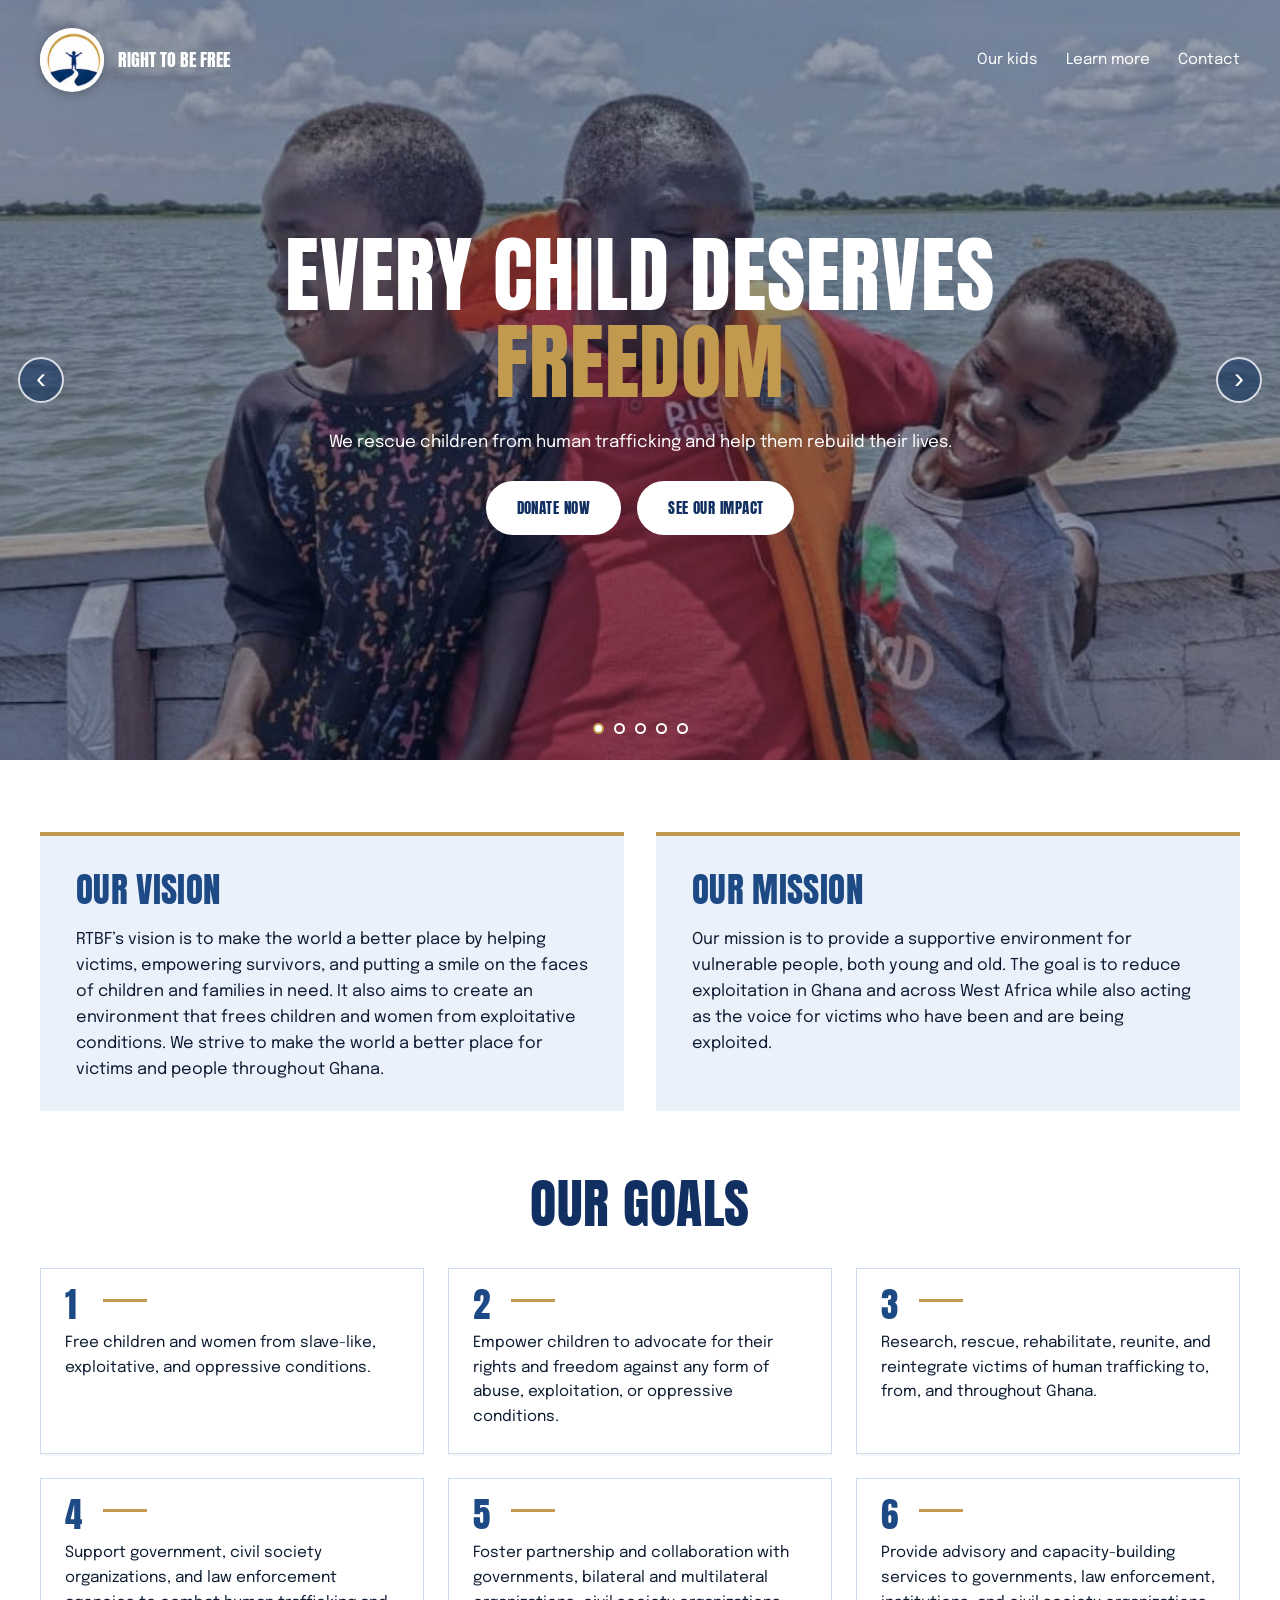
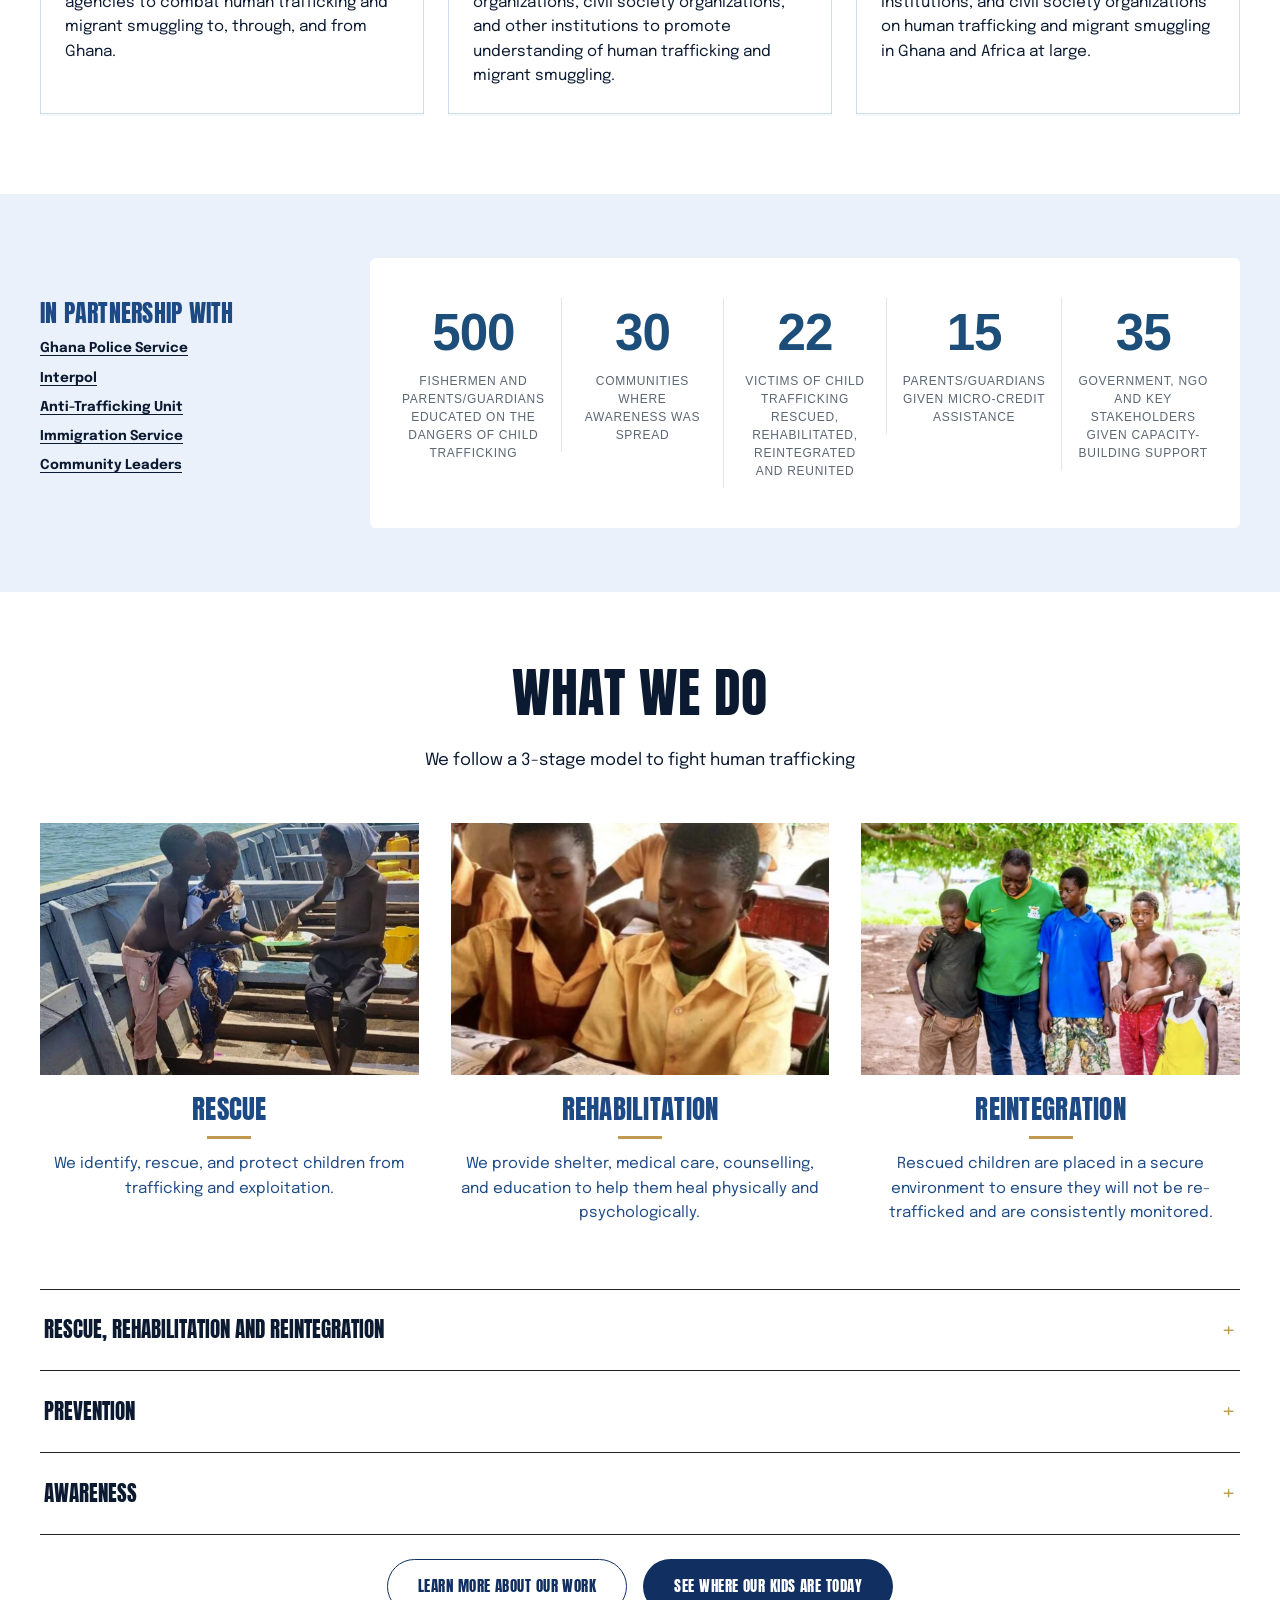
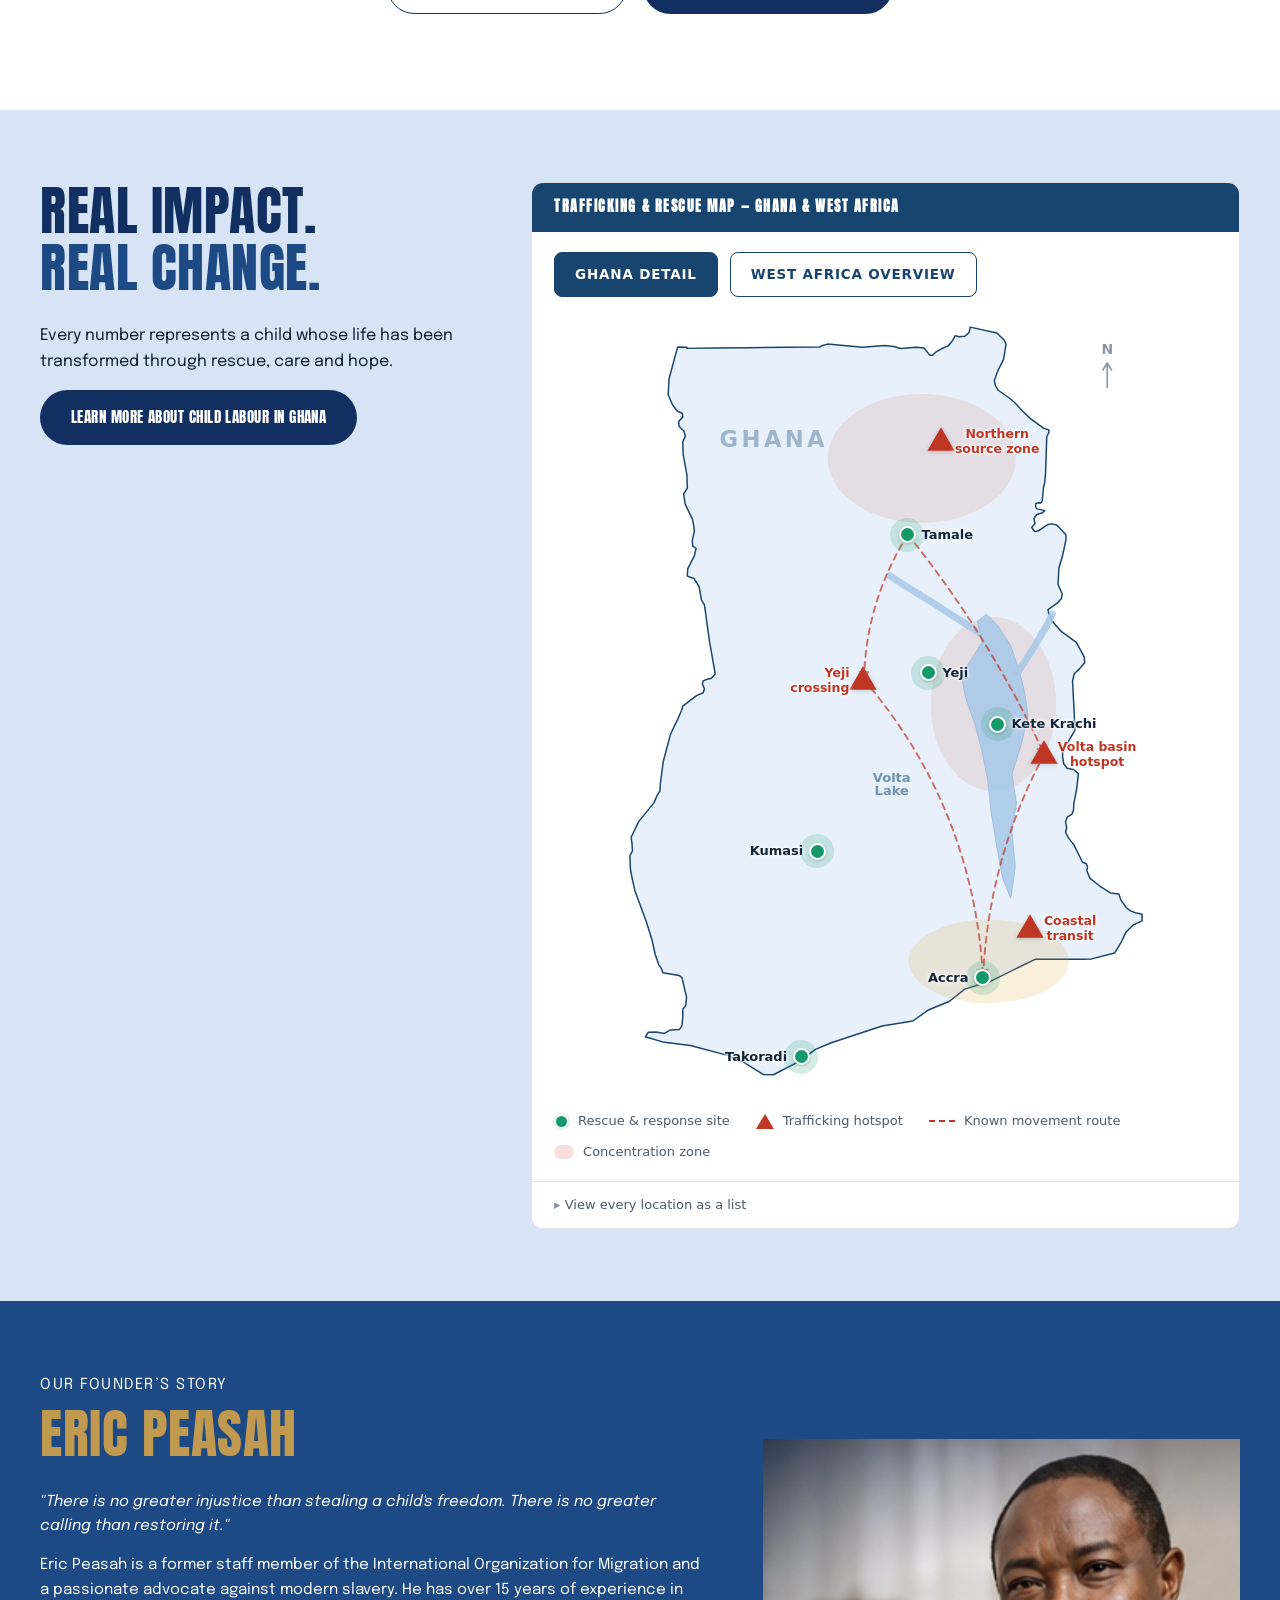
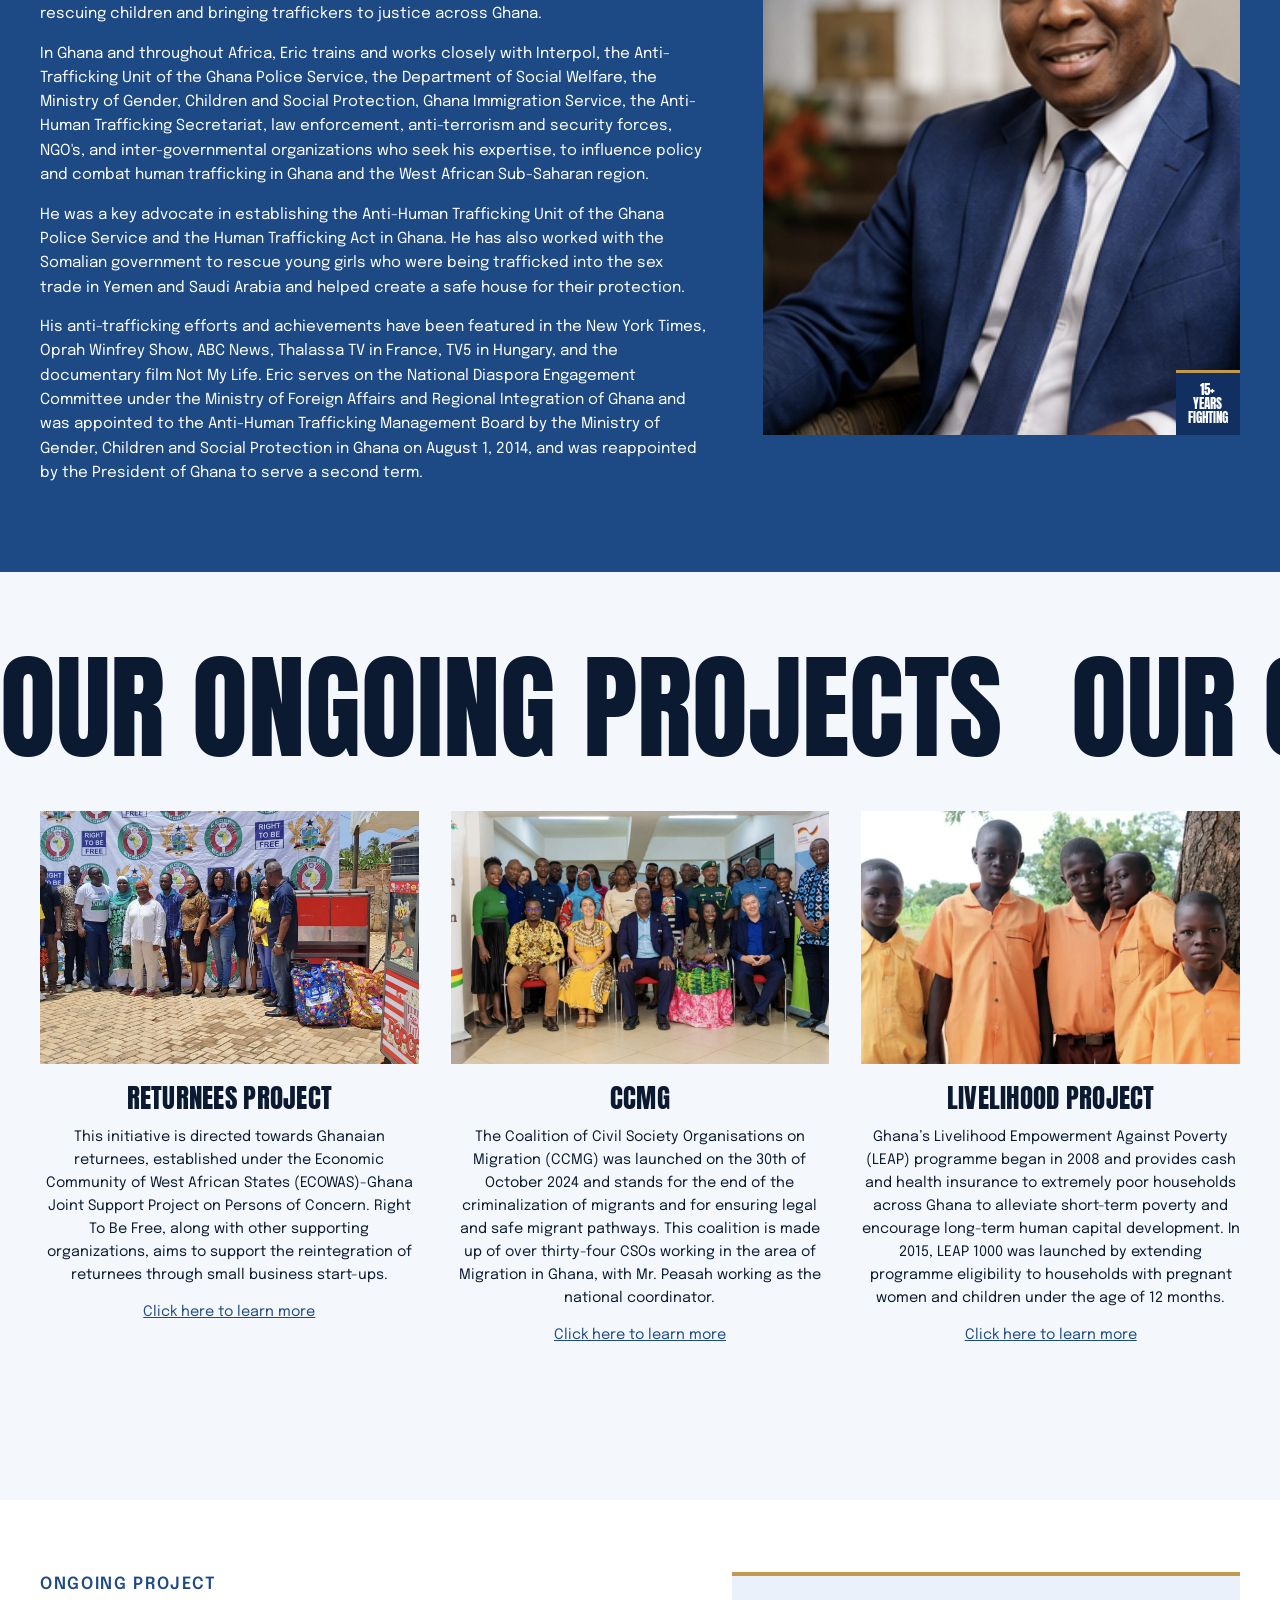
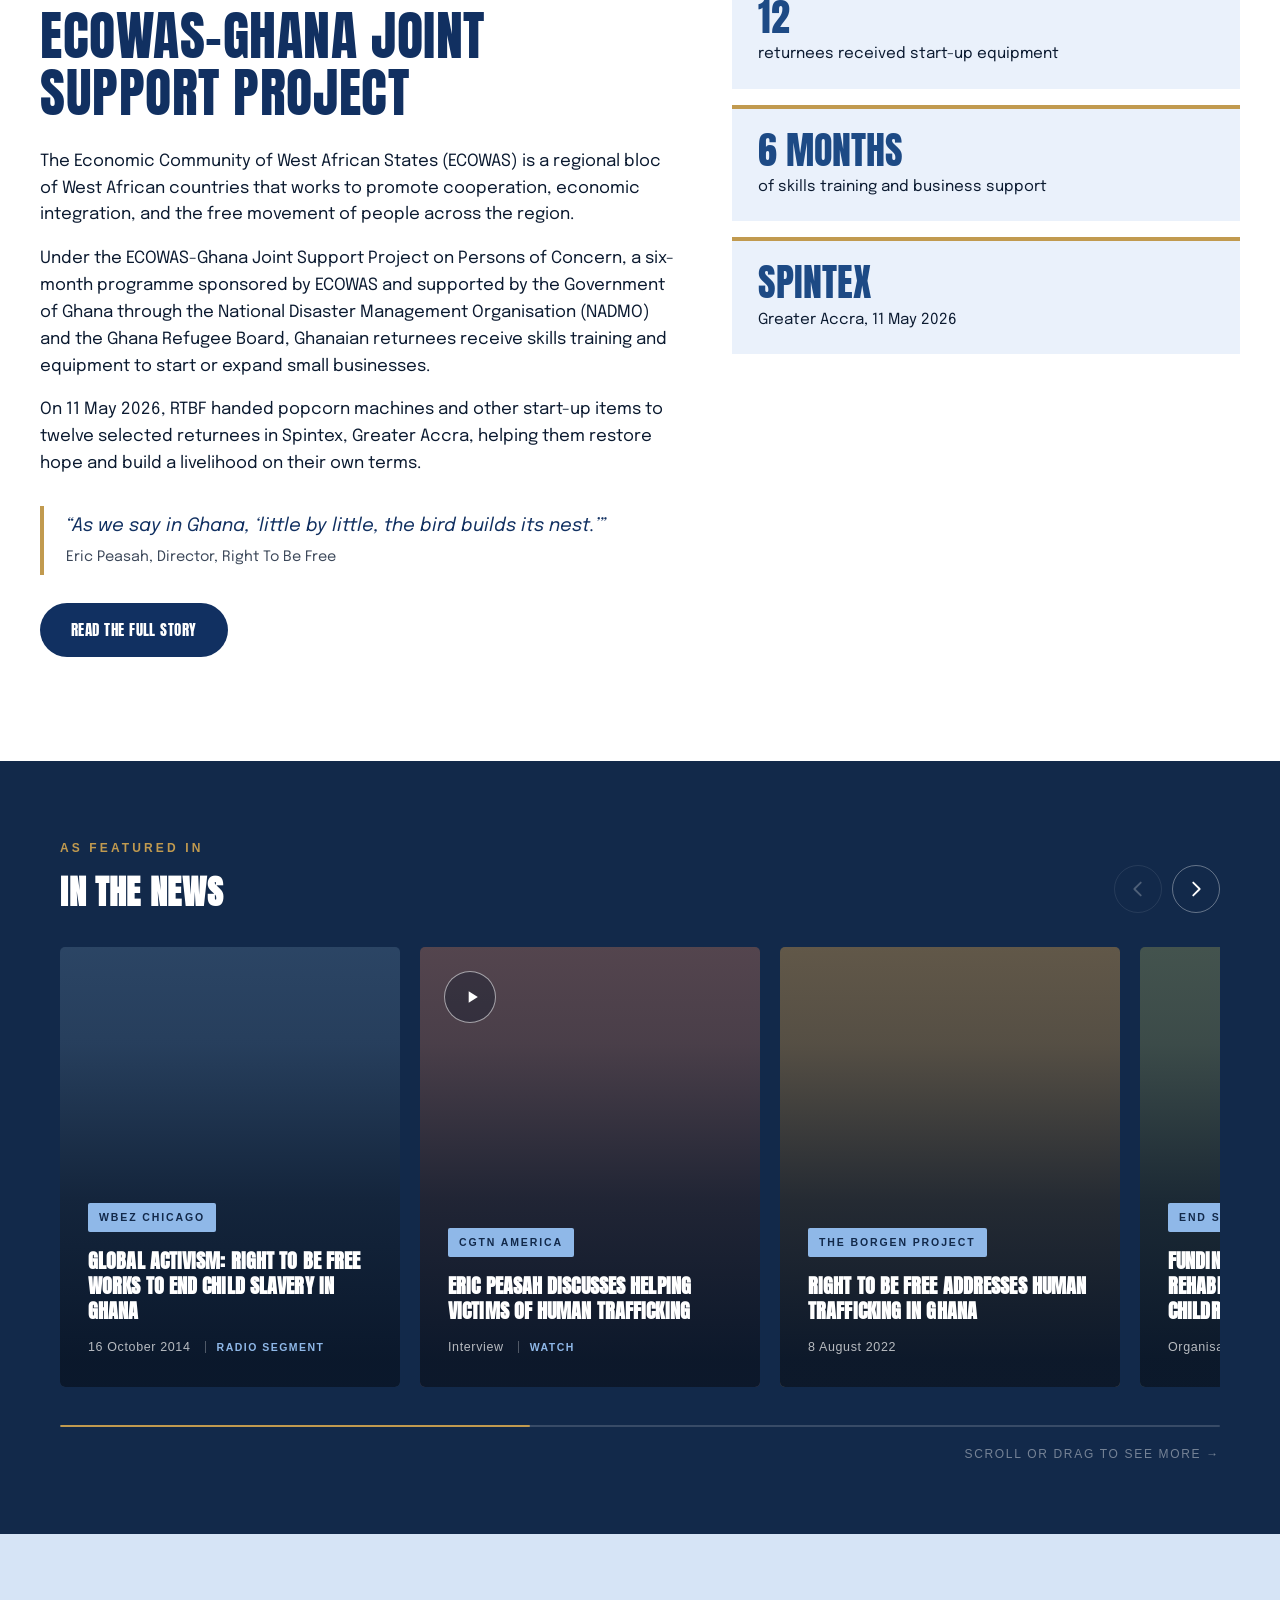
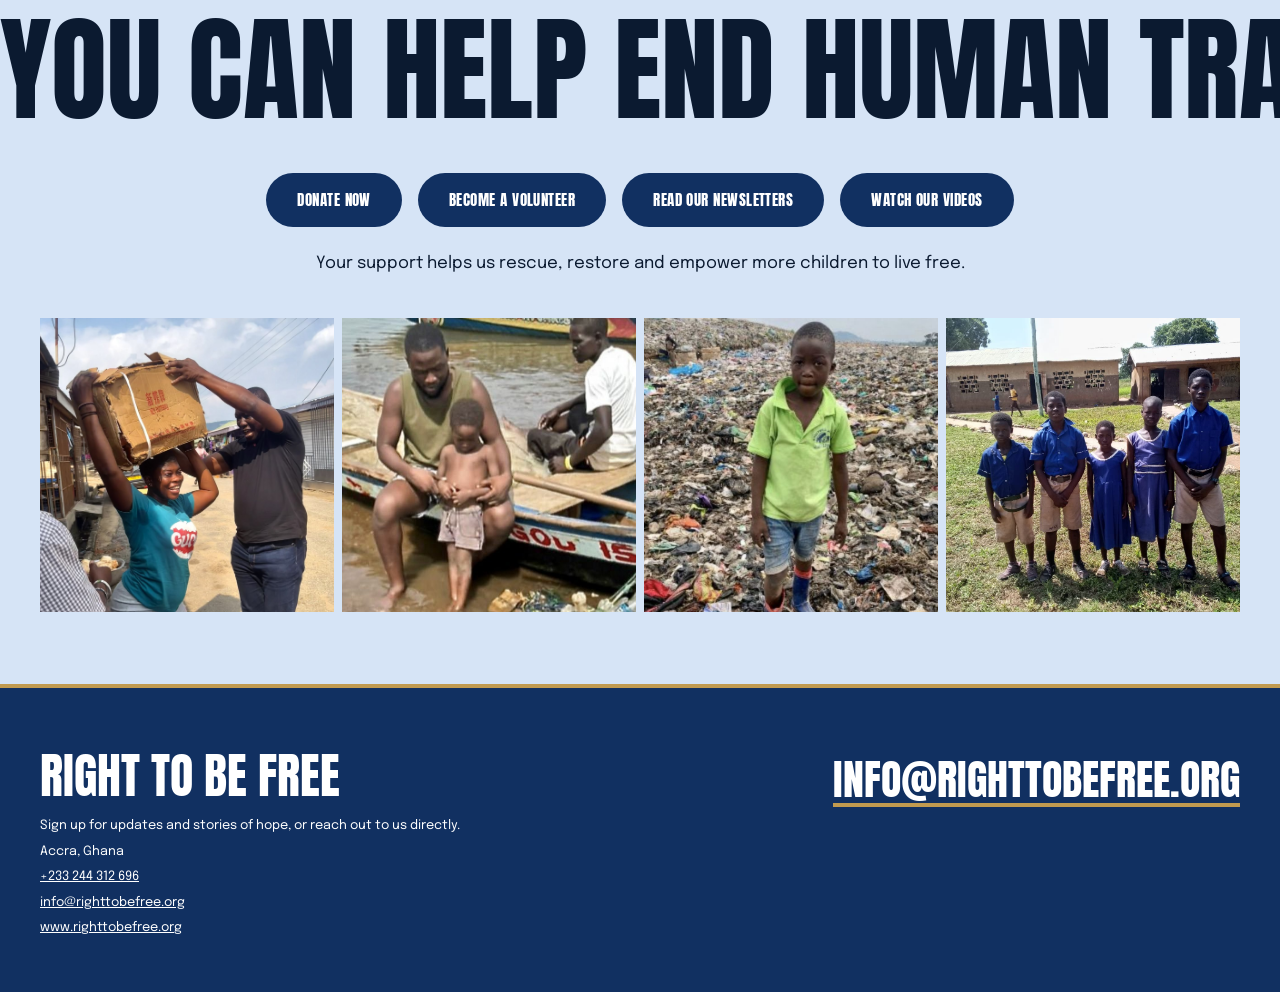
<file: index.html>
<!doctype html>
<html lang="en">
<head>
<meta charset="utf-8">
<meta name="viewport" content="width=device-width, initial-scale=1">
<title>Right To Be Free</title>
<meta name="description" content="We rescue children from human trafficking and help them rebuild their lives.">
<link rel="preconnect" href="https://fonts.googleapis.com"><link rel="preconnect" href="https://fonts.gstatic.com" crossorigin><link href="https://fonts.googleapis.com/css2?family=Anton&family=Epilogue:wght@400;500;700;800&display=swap" rel="stylesheet">
<link rel="stylesheet" href="site.css">
<style>
/* ECOWAS spotlight (added Oct 2026) */
.ecowas{padding:72px 0 80px}
.ecowas-grid{display:grid;grid-template-columns:minmax(0,1.25fr) minmax(0,1fr);gap:56px;align-items:start}
.ecowas h2{color:var(--navy)}
.ecowas .eyebrow{color:var(--blue);font-weight:600}
.ecowas-copy p{font-size:1.05rem}
.ecowas-quote{margin:28px 0;padding:6px 0 6px 22px;border-left:4px solid var(--gold);font-size:1.15rem;line-height:1.5;color:var(--navy);font-style:italic}
.ecowas-quote cite{display:block;margin-top:8px;font-size:.9rem;font-style:normal;color:var(--ink);opacity:.8}
.ecowas-facts{display:grid;gap:16px}
.ecowas-fact{background:var(--sky);border-top:4px solid var(--gold);padding:22px 26px}
.ecowas-fact strong{display:block;font-family:var(--head);font-weight:400;text-transform:uppercase;font-size:2.4rem;line-height:1;color:var(--blue)}
.ecowas-fact span{display:block;margin-top:6px;font-size:.95rem}
@media (max-width:860px){.ecowas{padding:52px 0 60px}.ecowas-grid{grid-template-columns:1fr;gap:32px}}
.hero-word{display:block;transition:opacity .35s ease}
.hero-word.is-fading{opacity:0}
@media (prefers-reduced-motion:reduce){.hero-word{transition:none}}
</style>
</head>
<body class="home">
<header class="site-header on-hero">
  <a class="brand" href="index.html"><img class="logo" src="logo.png" alt="Right To Be Free logo" width="64" height="64"><span>Right To Be Free</span></a>
  <button class="nav-toggle" aria-expanded="false" aria-controls="site-nav">Menu</button>
  <nav id="site-nav" aria-label="Main">
    <a href="our-kids.html">Our kids</a>
    <a href="learn-more.html">Learn more</a>
    <a href="contact.html">Contact</a>
  </nav>
</header>

<main>
<section class="hero hero-slides" aria-roledescription="carousel" aria-label="Photos of the children and communities Right To Be Free supports">
  <div class="slides" aria-live="off"><img data-word="Freedom" class="slide is-active" src="slide-1.jpg" alt="Eric Peasah smiling with two children on a boat on Lake Volta" style="object-position:50% 40%"><img data-word="Education" class="slide" src="slide-2.jpg" alt="Girls in orange dresses sitting together at an outdoor class" style="object-position:50% 42%" loading="lazy"><img data-word="Safety" class="slide" src="slide-3.jpg" alt="Two boys with school backpacks on a canoe on Lake Volta" style="object-position:50% 50%" loading="lazy"><img data-word="A Future" class="slide" src="slide-4.jpg" alt="Five children in school uniforms standing in front of their school" style="object-position:50% 35%" loading="lazy"><img data-word="Childhood" class="slide" src="slide-5.jpg" alt="Children carrying basins in the water beside a boat" style="object-position:50% 50%" loading="lazy"></div>
  <div class="hero-inner">
    <h1>Every Child Deserves <span class="gold hero-word" id="heroWord">Freedom</span></h1>
    <p>We rescue children from human trafficking and help them rebuild their lives.</p>
    <p class="btn-row"><a class="btn btn-sky" href="contact.html#contactanddonate">Donate now</a><a class="btn btn-sky" href="#impact">See our impact</a></p>
  </div>
  <button type="button" class="hs-btn hs-prev" aria-label="Previous photo">&#8249;</button>
  <button type="button" class="hs-btn hs-next" aria-label="Next photo">&#8250;</button>
  <div class="hs-dots"><button type="button" class="hs-dot is-active" aria-label="Show photo 1 of 5"></button><button type="button" class="hs-dot" aria-label="Show photo 2 of 5"></button><button type="button" class="hs-dot" aria-label="Show photo 3 of 5"></button><button type="button" class="hs-dot" aria-label="Show photo 4 of 5"></button><button type="button" class="hs-dot" aria-label="Show photo 5 of 5"></button></div>
</section>

<section class="paper mvg" id="mission">
  <div class="wrap">
    <div class="mvg-top">
      <article class="mvg-card"><h2 class="h-mid">Our vision</h2><p>RTBF’s vision is to make the world a better place by helping victims, empowering survivors, and putting a smile on the faces of children and families in need. It also aims to create an environment that frees children and women from exploitative conditions. We strive to make the world a better place for victims and people throughout Ghana.</p></article>
      <article class="mvg-card"><h2 class="h-mid">Our mission</h2><p>Our mission is to provide a supportive environment for vulnerable people, both young and old. The goal is to reduce exploitation in Ghana and across West Africa while also acting as the voice for victims who have been and are being exploited.</p></article>
    </div>
    <h2 class="h-big center mvg-goals-title">Our goals</h2>
    <ol class="goals">
      <li><span>Free children and women from slave-like, exploitative, and oppressive conditions.</span></li>
      <li><span>Empower children to advocate for their rights and freedom against any form of abuse, exploitation, or oppressive conditions.</span></li>
      <li><span>Research, rescue, rehabilitate, reunite, and reintegrate victims of human trafficking to, from, and throughout Ghana.</span></li>
      <li><span>Support government, civil society organizations, and law enforcement agencies to combat human trafficking and migrant smuggling to, through, and from Ghana.</span></li>
      <li><span>Foster partnership and collaboration with governments, bilateral and multilateral organizations, civil society organizations, and other institutions to promote understanding of human trafficking and migrant smuggling.</span></li>
      <li><span>Provide advisory and capacity-building services to governments, law enforcement, institutions, and civil society organizations on human trafficking and migrant smuggling in Ghana and Africa at large.</span></li>
    </ol>
  </div>
</section>

<section class="sky partners">
  <div class="wrap partners-grid">
    <div><h2 class="h-small gold">In Partnership With</h2><ul class="plain partner-list"><li>Ghana Police Service</li><li>Interpol</li><li>Anti-Trafficking Unit</li><li>Immigration Service</li><li>Community Leaders</li><li></li></ul></div>
    <div class="stats-card">

<div class="ig-stats">
  <div class="ig-stats__inner">

    <div class="ig-stat">
      <div class="ig-stat__num" data-target="500" data-suffix="">500</div>
      <div class="ig-stat__label">Fishermen and parents/guardians educated on the dangers of child trafficking</div>
    </div>

    <div class="ig-stat">
      <div class="ig-stat__num" data-target="30" data-suffix="">30</div>
      <div class="ig-stat__label">Communities where awareness was spread</div>
    </div>

    <div class="ig-stat">
      <div class="ig-stat__num" data-target="22" data-suffix="">22</div>
      <div class="ig-stat__label">Victims of child trafficking rescued, rehabilitated, reintegrated and reunited</div>
    </div>

    <div class="ig-stat">
      <div class="ig-stat__num" data-target="15" data-suffix="">15</div>
      <div class="ig-stat__label">Parents/guardians given micro-credit assistance</div>
    </div>

    <div class="ig-stat">
      <div class="ig-stat__num" data-target="35" data-suffix="">35</div>
      <div class="ig-stat__label">Government, NGO and key stakeholders given capacity-building support</div>
    </div>

  </div>
</div>

<style>
.ig-stats{
  background:#ffffff;
  padding:56px 24px;
  width:100%;
}
.ig-stats__inner{
  max-width:1200px;
  margin:0 auto;
  display:grid;
  grid-template-columns:repeat(5,1fr);   /* five stats side by side */
  align-items:start;
}
.ig-stat{
  text-align:center;
  padding:8px 16px;
  border-left:1px solid #e2e6ea;
}
.ig-stat:first-child{ border-left:none; }

.ig-stat__num{
  font-family:"Archivo","Helvetica Neue",Helvetica,Arial,sans-serif;
  font-weight:800;
  font-size:clamp(36px,4vw,56px);
  line-height:1.05;
  letter-spacing:-0.02em;
  color:#1D4E79;             /* navy — change to your brand blue */
  font-variant-numeric:tabular-nums;
  margin-bottom:12px;
}
.ig-stat__label{
  font-family:"Archivo","Helvetica Neue",Helvetica,Arial,sans-serif;
  font-weight:500;
  font-size:12px;
  line-height:1.5;
  letter-spacing:0.06em;
  text-transform:uppercase;
  color:#5B6773;
}

/* --- tablet: 3 on the top row, 2 centred underneath --- */
@media (max-width:1000px){
  .ig-stats{ padding:44px 16px; }
  .ig-stats__inner{
    grid-template-columns:repeat(6,1fr);
    gap:36px 0;
  }
  .ig-stat{ grid-column:span 2; border-left:none; padding:0 14px; }
  .ig-stat:nth-child(4){ grid-column:2 / span 2; }
  .ig-stat:nth-child(5){ grid-column:4 / span 2; }
}

/* --- mobile: two per row, last one centred on its own --- */
@media (max-width:600px){
  .ig-stats__inner{ grid-template-columns:1fr 1fr; gap:32px 0; }
  .ig-stat,
  .ig-stat:nth-child(4),
  .ig-stat:nth-child(5){ grid-column:auto; padding:0 12px; }
  .ig-stat:last-child{ grid-column:1 / -1; max-width:260px; margin:0 auto; }
  .ig-stat__label{ font-size:11px; letter-spacing:0.05em; }
}
</style>
<script>
(function(){
  var nums = document.querySelectorAll('.ig-stat__num');
  if(!nums.length) return;

  /* Bail out if the browser is old or the visitor prefers reduced motion.
     The correct numbers are already in the HTML, so doing nothing is safe. */
  if(!('IntersectionObserver' in window)) return;
  if(window.matchMedia && window.matchMedia('(prefers-reduced-motion: reduce)').matches) return;

  function render(el, value){
    el.textContent = Number(value).toLocaleString('en-US') + (el.dataset.suffix || '');
  }

  function countUp(el){
    var target = parseFloat(el.dataset.target) || 0;
    var duration = 1600, start = null;

    function step(ts){
      if(start === null) start = ts;
      var p = Math.min((ts - start) / duration, 1);
      var eased = 1 - Math.pow(1 - p, 3);      // ease-out cubic
      render(el, Math.round(target * eased));
      if(p < 1) requestAnimationFrame(step);
      else render(el, target);
    }
    requestAnimationFrame(step);
  }
  nums.forEach(function(el){ render(el, 0); });

  var io = new IntersectionObserver(function(entries){
    entries.forEach(function(e){
      if(e.isIntersecting){ countUp(e.target); io.unobserve(e.target); }
    });
  }, { threshold: 0.4 });

  nums.forEach(function(el){ io.observe(el); });
})();
</script>

    </div>
  </div>
</section>

<section class="paper" id="what-we-do">
  <div class="wrap">
    <h2 class="h-big center">What We Do</h2>
    <p class="center lead">We follow a 3-stage model to fight human trafficking</p>
    <div class="cards-3"><article class="card-step"><img src="wwd-rescue.jpg" style="object-position:50% 50%" alt="Rescue – Right To Be Free" loading="lazy"><h3>Rescue</h3><p>We identify, rescue, and protect children from trafficking and exploitation.</p></article><article class="card-step"><img src="wwd-rehab.jpg" style="object-position:50% 28%" alt="Rehabilitation – Right To Be Free" loading="lazy"><h3>Rehabilitation</h3><p>We provide shelter, medical care, counselling, and education to help them heal physically and psychologically.</p></article><article class="card-step"><img src="wwd-reintegration.jpg" style="object-position:50% 40%" alt="Reintegration – Right To Be Free" loading="lazy"><h3>Reintegration</h3><p>Rescued children are placed in a secure environment to ensure they will not be re-trafficked and are consistently monitored.</p></article></div>
    <div class="acc-list"><details class="acc"><summary>Rescue, Rehabilitation and Reintegration</summary><div class="acc-body"><p>We rescue enslaved children in Ghana who are forced to work in the hazardous fishing and gold mining industries and the cocoa plantations (no funds are ever paid to the traffickers). We help rebuild their lives by providing victims with medical care, counseling and placement in school or vocational training. They are supported physically, emotionally and financially throughout their recovery and reintegration into society. </p><ul><li><p><strong>Rescue</strong>: During the year, the RTBF team travels to the islands along Lake Volta, researching trafficked children. These long exhausting trips require a solid four wheel drive vehicle to navigate the unpaved roads and a boat and operator to take the team to the numerous islands along the lake. These annual expenses are investments in the freedom of every child that is subsequently rescued. </p><p>Lake Volta, created by the Akosombo Dam, is the world’s largest reservoir by surface area (3,275 square miles) and the fourth largest by water volume. This is where trafficked children are forced to risk their lives every day working in the hazardous fishing trade.</p><p>A rescue mission typically consists of more than three trips to Lake Volta, over a period of six months, to save all the children identified for rescue. Sometimes their captors refuse to release a child, despite prior discussions and agreements. Therefore, the team must return to follow up with the fisherman. When fishermen agree to release a child, they must sign a social contract pledging to no longer traffick children and to eventually release any remaining child laborers, or they will face criminal prosecution. </p><p><strong>NO</strong> money is ever paid to the fishermen to release their “property”. On occasion, RTBF may offer to provide them with new fishing equipment (e.g. nets), to assist with the creation of a cooperative with other fishermen to create a fish pond along the lake with large nets and feeder fish, or to learn a new vocation such as carpentry or farming.</p><p>After a rescue mission, the real work continues. This is the challenge that governments in developing nations with limited resources face. Once a child is rescued, what next? If RTBF lacks the funds to rehabilitate and reintegrate a child, we cannot responsibly rescue them. Therefore, we must raise critical funding for the <em>entire</em> process, not just the rescue. </p></li></ul><ul><li><p><strong>Rehabilitation</strong>: During the six month rehabilitation program, the children are brought to the <a href="https://righttobefree.org/don-bosco-ngo.html" target="_blank" rel="noopener">Rehabilitation Center where they receive m</a>edical and counseling services, learn life skills (personal hygiene, manners, financial literacy, etc.) and transition into a classroom setting. Meanwhile, RTBF attempts to trace the children's families and the children are later reunited with their parents, relatives or guardians. If a child is an orphan or there is no suitable caregiver, they are placed in a safe environment such as a shelter/home and we continue to support their care and education.</p></li></ul><ul><li><p><strong>Reintegration</strong>: Rescued children are placed in a secure environment to ensure they will not be re-trafficked. They are reunited with their family/caregivers and we continue to monitor them to ensure their successful reintegration into their villages. They are either placed in school or, if older, into vocational programs. This is especially the case for children who have been trafficked for many years and for whom returning to school is not a viable alternative. </p><p>Since traffickers target poor families and prey on their desire for a better life for their children, RTBF may provide micro loans to support private enterprise opportunities to help families escape poverty and achieve financial independence. </p><p>Through our community outreach programs, families in "sending" villages, where children are trafficked from, are educated about the practices that traffickers use to deceive them and they learn about the fate of trafficked children. As a result of the success of these programs, there are now sending villages that notify the authorities when traffickers come and attempt to traffick their children. The "receiving" villages, where trafficked children are transported to, are educated about forced labor and the rights the trafficked children have to attend school, just as their own children do. By educating villagers in both the sending and receiving villages, child trafficking activities are stopped through societal change. </p></li></ul></div></details><details class="acc"><summary>Prevention</summary><div class="acc-body"><p>We educate and empower villages, families and school children to prevent trafficking and exploitation. <br>We teach families about human trafficking, the deceptive practices used by traffickers, and the abusive lives the children endure. Since poverty is a common cause for child trafficking, the most vulnerable female-headed households are identified and selected to join a cooperative where they receive a micro-grant and training in a business to increase their standard of living. </p><p>We also work with villages where children are trafficked to, and educate them about the harm inflicted on enslaved children. Working with other government and social agencies, we help connect them with alternative income generating opportunities so they no longer traffick and enslave children. We collaborate with Interpol, the Anti-Trafficking Unit of the Ghana Police Service, the Ministry of Gender, Children and Social Protection, police, anti-terrorism and security forces, NGO's, other governments and inter-governmental organizations to influence policy and stop child trafficking. </p></div></details><details class="acc"><summary>Awareness</summary><div class="acc-body"><p>Our educational outreach programs raise awareness of human trafficking and global human rights issues through complimentary presentations to schools, civic and trade organizations, community groups and churches in the U.S. and internationally. These groups include: Chicago Council for Global Affairs, Organization for Women in International Trade/Chicago, Northwestern University, Lake Forest Academy, University of Western Ontario/Canada, GEMS World Academy of Chicago, Lake Forest Country Day School, Deer Path Middle School, Lincoln Community School/Ghana, Woodlands Academy, Lake Forest High School, The Blake School and numerous Rotary Clubs. We connect students with rescued children to deepen their understanding of social justice issues and to enrich their cultural experiences. We advocate for systemic change by educating and motivating the public to join our anti-trafficking efforts. </p></div></details></div>
    <p class="btn-row center"><a class="btn btn-outline" href="learn-more.html">Learn more about our work</a><a class="btn btn-black" href="our-kids.html#ourkids">See where our kids are today</a></p>
  </div>
</section>

<section class="sky impact" id="impact">
  <div class="wrap impact-grid">
    <div class="impact-copy">
      <h2 class="h-big"><span class="white">Real Impact.</span><br><span class="gold">Real Change.</span></h2>
      <p>Every number represents a child whose life has been transformed through rescue, care and hope.</p>
      <p><a class="btn btn-black" href="learn-more.html">Learn more about child labour in Ghana</a></p>
    </div>
    <div class="impact-map">

<style>
.tm-root{
  --navy:#17456f; --navy-deep:#0f3355; --gold:#b8860b; --gold-br:#d8a12a;
  --hot:#bf3624; --site:#149a6a; --land:#e8f1fb; --land-hi:#d6e7f9; --water:#a8c8e8;
  --ink:#0f2438; --ink-2:#4c5c6b; --ink-3:#8a97a3; --line:rgba(15,36,56,.12); --card:#ffffff;
  font-family:system-ui,-apple-system,"Segoe UI",Helvetica,Arial,sans-serif;
  color:var(--ink); background:#fff; border:1px solid var(--line); border-radius:12px;
  overflow:hidden; max-width:100%; position:relative;
}
.tm-root *,.tm-root *::before,.tm-root *::after{box-sizing:border-box}

.tm-bar{background:var(--navy); color:#fff; display:flex; align-items:center; justify-content:space-between;
  gap:16px; padding:15px 22px; flex-wrap:wrap}
.tm-bar h3{margin:0; font-size:14px; font-weight:700; letter-spacing:.11em; text-transform:uppercase; line-height:1.35}
.tm-bar a{color:var(--gold-br); font-size:13px; font-weight:700; letter-spacing:.11em; text-transform:uppercase; text-decoration:none; white-space:nowrap}
.tm-bar a:hover{text-decoration:underline}

.tm-radio{position:absolute; opacity:0; pointer-events:none}
.tm-tabs{display:flex; gap:12px; padding:20px 22px 4px; flex-wrap:wrap}
.tm-tab{display:inline-block; cursor:pointer; padding:11px 20px; border-radius:8px; font-size:13.5px;
  font-weight:700; letter-spacing:.06em; text-transform:uppercase; border:1.5px solid var(--navy);
  color:var(--navy); background:#fff; transition:background .15s,color .15s}
.tm-tab:hover{background:var(--land-hi)}
#tm-t1:checked~.tm-tabs [for=tm-t1],#tm-t2:checked~.tm-tabs [for=tm-t2]{background:var(--navy); color:#fff}
.tm-root .tm-tab:focus-visible,#tm-t1:focus-visible~.tm-tabs [for=tm-t1],#tm-t2:focus-visible~.tm-tabs [for=tm-t2]{outline:3px solid var(--gold-br); outline-offset:2px}

.tm-panel{display:none; padding:8px 22px 0}
#tm-t1:checked~.tm-panels .tm-p1,#tm-t2:checked~.tm-panels .tm-p2{display:block}

.tm-stage{position:relative; width:100%; margin:0 auto;
  aspect-ratio:var(--vbw)/var(--vbh)}
.tm-stage-gh{max-width:540px}
.tm-stage-wa{max-width:1020px}
.tm-svg{position:absolute; inset:0; width:100%; height:100%; overflow:hidden; pointer-events:none}

.tm-land{fill:var(--land); stroke:var(--navy); stroke-width:1.7; stroke-linejoin:round}
.tm-land-focus{fill:#c3ddf6; stroke-width:2.8}
.tm-lake{fill:var(--water); opacity:.85; stroke:#7fadd6; stroke-width:.8}
.tm-arm{fill:none; stroke:var(--water); stroke-width:8; stroke-linecap:round; stroke-linejoin:round; opacity:.85}
.tm-zone{stroke:none}
.tm-zone-hot{fill:var(--hot); opacity:.11}
.tm-zone-warn{fill:var(--gold-br); opacity:.16}
.tm-route{fill:none; stroke:var(--hot); stroke-width:2.2; stroke-dasharray:7 6; stroke-linecap:round; opacity:.7}
.tm-cname{fill:#9db4cc; font-size:26px; font-weight:800; letter-spacing:.15em; text-anchor:middle; pointer-events:none}
.tm-cname-sm{font-size:13px; letter-spacing:.09em; fill:#96acc2}
.tm-cname-focus{fill:var(--navy); font-size:15px}
.tm-lakelbl{fill:#6f92b5; font-size:15px; font-weight:600; text-anchor:middle; pointer-events:none}
.tm-compass .tm-n{fill:var(--ink-3); font-size:16px; font-weight:600; text-anchor:middle}
.tm-compass path{stroke:var(--ink-3); stroke-width:1.8; fill:none; stroke-linecap:round}

/* ---------- markers ---------- */
.tm-mk{position:absolute; transform:translate(-50%,-50%); width:44px; height:44px; cursor:pointer;
  appearance:none; -webkit-appearance:none; background:none; border:0; padding:0; margin:0; font:inherit; color:inherit; outline:none}
.tm-halo,.tm-dot,.tm-tri{position:absolute; left:50%; top:50%; display:block}
.tm-halo{width:34px; height:34px; margin:-17px 0 0 -17px; border-radius:50%; background:var(--site); opacity:.18;
  transition:transform .16s ease}
.tm-dot{width:17px; height:17px; margin:-8.5px 0 0 -8.5px; border-radius:50%; background:var(--site);
  border:2.5px solid #fff; box-shadow:0 1px 3px rgba(0,0,0,.2); transition:transform .16s ease}
.tm-tri{width:30px; height:26px; margin:-15px 0 0 -15px; fill:var(--hot); filter:drop-shadow(0 1px 2px rgba(0,0,0,.18));
  transition:transform .16s ease}
.tm-mk:hover .tm-halo,.tm-mk:focus .tm-halo{transform:scale(1.25)}
.tm-mk:hover .tm-dot,.tm-mk:focus .tm-dot,.tm-mk:hover .tm-tri,.tm-mk:focus .tm-tri{transform:scale(1.14)}
.tm-mk:focus-visible{outline:none}
.tm-mk:focus-visible .tm-dot,.tm-mk:focus-visible .tm-tri{outline:3px solid var(--gold-br); outline-offset:3px}

.tm-lab{position:absolute; top:50%; transform:translateY(-50%); white-space:nowrap; font-size:13px;
  font-weight:700; color:var(--ink); text-shadow:0 0 3px #fff,0 0 3px #fff,0 0 6px #fff; pointer-events:none; line-height:1.2}
.tm-lab-r>.tm-lab{left:calc(50% + 14px)}
.tm-lab-l>.tm-lab{right:calc(50% + 14px); text-align:right}
.tm-lab-hot{color:var(--hot); font-size:12.5px; font-weight:700}

/* ---------- hover card ---------- */
.tm-card{position:absolute; z-index:20; width:262px; background:var(--card); border:1px solid var(--line);
  border-radius:11px; box-shadow:0 8px 26px rgba(15,36,56,.18); padding:14px 16px;
  opacity:0; visibility:hidden; transform:translateY(4px); transition:opacity .14s ease,transform .14s ease,visibility .14s;
  pointer-events:none; text-align:left}
.tm-card-r>.tm-card{left:calc(50% + 18px); top:calc(50% - 14px)}
.tm-card-l>.tm-card{right:calc(50% + 18px); top:calc(50% - 14px)}
.tm-mk:hover>.tm-card,.tm-mk:focus>.tm-card,.tm-mk:focus-within>.tm-card{opacity:1; visibility:visible; transform:translateY(0)}
.tm-mk:hover{z-index:30}
.tm-card-title{display:block; font-size:15px; font-weight:700; color:var(--navy); line-height:1.3}
.tm-card-stat{display:block; font-size:14px; font-weight:700; color:var(--gold); margin-top:5px}
.tm-card-note{display:block; margin:7px 0 0; font-size:13.5px; line-height:1.55; color:var(--ink-2)}

/* ---------- legend + table ---------- */
.tm-legend{display:flex; flex-wrap:wrap; gap:10px 26px; padding:18px 22px 4px; align-items:center}
.tm-li{display:flex; align-items:center; gap:9px; font-size:13px; color:var(--ink-2)}
.tm-sw{flex:none; display:block}
.tm-sw-site{width:15px; height:15px; border-radius:50%; background:var(--site); border:2.5px solid #fff; box-shadow:0 0 0 1px var(--line)}
.tm-sw-spot{width:0; height:0; border-left:9px solid transparent; border-right:9px solid transparent; border-bottom:15px solid var(--hot)}
.tm-sw-route{width:26px; height:0; border-top:2.5px dashed var(--hot)}
.tm-sw-zone{width:20px; height:14px; border-radius:7px; background:rgba(191,54,36,.16)}

.tm-details{margin-top:14px; border-top:1px solid var(--line)}
.tm-details summary{cursor:pointer; padding:13px 22px; font-size:13px; color:var(--ink-2); list-style:none; user-select:none}
.tm-details summary::-webkit-details-marker{display:none}
.tm-details summary::before{content:"\25B8\00a0"; color:var(--ink-3)}
.tm-details[open] summary::before{content:"\25BE\00a0"}
.tm-details summary:hover{color:var(--ink)}
.tm-tw{overflow-x:auto; padding:0 22px 20px}
.tm-details table{border-collapse:collapse; width:100%; font-size:13px; min-width:640px}
.tm-details th{text-align:left; font-size:11px; font-weight:700; letter-spacing:.07em; text-transform:uppercase;
  color:var(--ink-3); padding:8px 14px 8px 0; border-bottom:1px solid var(--line); white-space:nowrap}
.tm-details td{padding:9px 14px 9px 0; border-bottom:1px solid var(--line); color:var(--ink-2); vertical-align:top}
.tm-details td:nth-child(3){color:var(--ink); font-weight:600}
.tm-details td.num{text-align:right; font-variant-numeric:tabular-nums; white-space:nowrap}
.tm-details tr:last-child td{border-bottom:none}
.tm-key{display:inline-block; vertical-align:middle; margin-right:7px}
.tm-key-site{width:11px; height:11px; border-radius:50%; background:var(--site)}
.tm-key-spot{width:0; height:0; border-left:6px solid transparent; border-right:6px solid transparent; border-bottom:11px solid var(--hot)}

.tm-foot{padding:0 22px 18px; font-size:12px; color:var(--ink-3); line-height:1.5}

@media (max-width:640px){
  .tm-bar h3{font-size:12.5px}
  .tm-tab{padding:9px 14px; font-size:12px}
  .tm-panel,.tm-legend,.tm-tw,.tm-foot{padding-left:14px; padding-right:14px}
  .tm-card{width:210px; padding:11px 13px}
  .tm-card-title{font-size:14px} .tm-card-note{font-size:12.5px}
  .tm-lab{font-size:11px} .tm-cname{font-size:20px}
  .tm-dot{width:14px;height:14px;margin:-7px 0 0 -7px} .tm-tri{width:24px;height:21px;margin:-12px 0 0 -12px}
  .tm-stage-gh{max-width:78%} .tm-stage-wa{max-width:100%}
  .tm-root .tm-mk>.tm-card{left:50%; right:auto; top:calc(50% + 24px); width:min(250px,74vw); transform:translate(-50%,4px)}
  .tm-root .tm-mk:hover>.tm-card,.tm-root .tm-mk:focus>.tm-card,.tm-root .tm-mk:focus-within>.tm-card{transform:translate(-50%,0)}
}
</style>
<div class="tm-root">
<div class="tm-bar">
<h3>Trafficking &amp; Rescue Map — Ghana &amp; West Africa</h3>
</div>
<input checked="" class="tm-radio" id="tm-t1" name="tmtab" type="radio"/>
<input class="tm-radio" id="tm-t2" name="tmtab" type="radio"/>
<div class="tm-tabs" role="tablist">
<label class="tm-tab" for="tm-t1" tabindex="0">Ghana detail</label>
<label class="tm-tab" for="tm-t2" tabindex="0">West Africa overview</label>
</div>
<div class="tm-panels">
<div class="tm-panel tm-p1">
<div class="tm-stage tm-stage-gh" style="--vbw:620;--vbh:900">
<svg aria-label="Map" class="tm-svg" role="img" viewbox="0 0 620 900">
<defs>
<marker id="gh-arrow" markerheight="5.5" markerwidth="5.5" orient="auto-start-reverse" refx="8" refy="5" viewbox="0 0 10 10">
<path d="M0,0 L10,5 L0,10 Z" fill="#bf3624" opacity=".85"></path>
</marker>
</defs>
<path class="tm-land" d="M437.3,27.6L445.9,35.8L447.8,40.5L444.9,58.1L438.7,70.3L434.4,81.8L435.4,87.4L438.7,93.3L451.6,102.2L458.3,108.0L466.4,116.9L475.5,125.6L490.8,136.8L497.0,138.9L497.0,142.0L494.6,146.4L493.2,188.3L492.2,199.3L490.8,204.7L489.4,220.3L487.9,222.7L485.1,222.4L482.2,222.9L481.7,226.2L482.7,229.2L492.2,231.5L489.8,233.9L483.2,236.0L479.8,240.6L481.2,246.3L477.4,250.5L478.9,253.3L481.2,255.6L485.1,254.7L496.0,247.4L500.3,246.7L506.1,248.1L516.6,259.1L516.6,264.7L512.8,283.1L508.5,297.4L507.5,316.3L512.3,327.0L511.3,332.8L506.6,337.7L496.0,345.2L497.0,350.1L501.8,359.4L510.9,369.9L528.5,382.7L537.6,399.4L538.1,406.2L532.4,412.9L526.1,418.8L524.2,427.4L527.1,483.4L512.8,507.6L512.8,514.6L514.2,522.5L518.0,527.3L525.2,528.7L530.9,533.4L529.0,550.6L525.7,567.7L525.2,576.3L523.3,580.3L518.0,583.5L516.1,588.9L517.5,595.6L516.1,600.7L519.5,607.2L525.7,615.3L535.7,635.2L540.0,636.9L541.4,641.0L540.5,645.0L544.3,653.8L555.8,662.8L567.7,670.5L577.3,671.6L579.6,678.4L585.8,687.2L590.6,691.1L597.8,693.6L604,695.0L604,702.5L593.5,707.5L585.8,715.2L580.1,726.8L572.5,739.5L546.2,746.2L535.7,746.5L481.2,746.7L429.7,771.9L400.5,780.9L382.4,795.1L358.0,805.2L340.8,817.5L305.5,823.3L247.2,842.5L229.0,850.1L210.9,863.5L180.8,879.2L169.3,879.0L145.9,864.4L128.3,857.0L85.3,845.7L53.3,841.5L37.5,836.7L33.7,835.8L37.0,830.4L46.1,830.2L55.6,831.8L62.3,827.7L72.8,827.2L75.7,823.0L76.7,812.4L76.7,803.8L80.0,800.1L81.0,790.0L75.7,767.7L72.4,765.2L53.7,762.0L52.3,757.6L49.0,752.7L45.1,741.4L41.3,724.2L34.6,702.9L21.7,667.9L18.9,655.4L16.5,642.9L16,627.6L18.9,622.0L18.4,614.4L17.4,606.5L26.0,588.6L43.7,566.8L47.0,558.9L50.4,553.3L50.9,545.4L54.2,519.9L62.3,489.2L67.6,477.4L70.9,471.1L75.2,460.9L76.7,456.0L92.4,443.9L100.1,440.6L101.5,436.0L99.1,430.6L100.1,427.1L103.9,425.3L109.6,423.9L113.9,419.0L107.2,380.8L102.0,342.8L101.5,339.6L98.2,334.2L95.3,318.6L89.6,309.5L81.9,306.7L82.4,298.1L90.0,283.4L91.9,274.7L88.1,272.2L87.6,265.6L90.0,254.7L89.1,248.1L87.6,240.9L79.5,224.3L77.6,212.4L81.9,205.6L81.4,190.4L77.1,167.0L76.7,152.3L79.5,146.2L78.1,140.3L72.4,134.7L71.9,129.3L76.7,123.9L76.2,120.0L70.0,116.9L64.7,109.7L59.9,98.4L60.9,80.1L70.0,46.4L70.9,43.5L81.4,43.8L81.4,45.2L113.9,44.7L150.7,44.5L194.6,44.0L234.3,43.5L236.2,42.1L242.9,40.3L283.0,43.8L308.3,41.9L318.8,43.1L327.0,45.4L344.2,44.0L353.7,44.7L360.4,53.2L363.3,53.2L367.1,49.6L374.2,45.4L381.4,42.4L386.7,35.8L389.5,30.6L394.3,31.8L400.5,31.3L405.3,27.1L406.7,20.8Z"></path>
<ellipse class="tm-zone tm-zone-hot" cx="351.1" cy="171.5" rx="108" ry="74"></ellipse>
<ellipse class="tm-zone tm-zone-hot" cx="433.3" cy="453.6" rx="72" ry="100"></ellipse>
<ellipse class="tm-zone tm-zone-warn" cx="428" cy="749" rx="92" ry="48"></ellipse>
<path class="tm-lake" d="M453.2,676.9L458.6,640.9L454.6,600.8L459.9,567.4L454.6,534.0L465.2,500.5L473.1,467.0L469.2,440.2L462.5,413.4L453.2,386.6L438.6,363.8L425.4,350.4L414.8,358.4L420.1,382.6L409.5,400.0L396.2,420.1L401.5,446.9L412.1,476.4L420.1,507.2L426.7,540.6L430.7,578.1L437.3,618.2L444.0,654.2L453.2,676.9Z"></path>
<path class="tm-arm" d="M461.2,417.4L478.5,390.6L494.4,363.8L501.0,350.4"></path>
<path class="tm-arm" d="M417.4,371.8L388.2,353.1L359.0,334.3L332.5,318.1L313.9,306.1"></path>
<path class="tm-route" d="M335.2,259.0 Q428.7,375.6 491.7,511.2" marker-end="url(#gh-arrow)"></path>
<path class="tm-route" d="M335.2,259.0 Q287.0,335.3 284.7,425.5" marker-end="url(#gh-arrow)"></path>
<path class="tm-route" d="M284.7,425.5 Q410.6,573.5 421.4,767.6" marker-end="url(#gh-arrow)"></path>
<path class="tm-route" d="M491.7,511.2 Q427.6,631.5 421.4,767.6" marker-end="url(#gh-arrow)"></path>
<text class="tm-cname" x="181.2" y="158">GHANA</text>
<text class="tm-lakelbl" x="316.6" y="543.3">Volta<tspan dy="15" x="316.6">Lake</tspan></text>
<g class="tm-compass" transform="translate(564,52)">
<text class="tm-n" x="0" y="0">N</text>
<path d="M0,10 V38 M0,10 L-5,18 M0,10 L5,18"></path>
</g>
</svg>
<button aria-label="Trafficking hotspot: Northern source zone. Primary recruitment area. Poverty and school dropout drive the placement of children with lake fishing crews." class="tm-mk tm-spot tm-lab-r tm-card-r" style="left:60.26%;top:16.81%" type="button">
<svg aria-hidden="true" class="tm-tri" viewbox="0 0 24 21"><path d="M12 1 23 20H1Z"></path></svg><span class="tm-lab tm-lab-hot">Northern<br/>source zone</span>
<span class="tm-card"><span class="tm-card-title">Northern source zone</span><span class="tm-card-note">Primary recruitment area. Poverty and school dropout drive the placement of children with lake fishing crews.</span></span>
</button>
<button aria-label="Trafficking hotspot: Volta basin hotspot. Highest concentration of child labour on Lake Volta — boys used for net diving, girls for processing and domestic work." class="tm-mk tm-spot tm-lab-r tm-card-l" style="left:79.31%;top:56.80%" type="button">
<svg aria-hidden="true" class="tm-tri" viewbox="0 0 24 21"><path d="M12 1 23 20H1Z"></path></svg><span class="tm-lab tm-lab-hot">Volta basin<br/>hotspot</span>
<span class="tm-card"><span class="tm-card-title">Volta basin hotspot</span><span class="tm-card-note">Highest concentration of child labour on Lake Volta — boys used for net diving, girls for processing and domestic work.</span></span>
</button>
<button aria-label="Trafficking hotspot: Yeji crossing. Ferry crossing used to move children between the northern regions and the lake islands." class="tm-mk tm-spot tm-lab-l tm-card-r" style="left:45.92%;top:47.28%" type="button">
<svg aria-hidden="true" class="tm-tri" viewbox="0 0 24 21"><path d="M12 1 23 20H1Z"></path></svg><span class="tm-lab tm-lab-hot">Yeji<br/>crossing</span>
<span class="tm-card"><span class="tm-card-title">Yeji crossing</span><span class="tm-card-note">Ferry crossing used to move children between the northern regions and the lake islands.</span></span>
</button>
<button aria-label="Trafficking hotspot: Accra–Tema corridor. Onward movement to other West African cities and, in a minority of cases, overseas." class="tm-mk tm-spot tm-lab-r tm-card-l" style="left:76.74%;top:78.92%" type="button">
<svg aria-hidden="true" class="tm-tri" viewbox="0 0 24 21"><path d="M12 1 23 20H1Z"></path></svg><span class="tm-lab tm-lab-hot">Coastal<br/>transit</span>
<span class="tm-card"><span class="tm-card-title">Accra–Tema corridor</span><span class="tm-card-note">Onward movement to other West African cities and, in a minority of cases, overseas.</span></span>
</button>
<button aria-label="Tamale. Children rescued ~40. Northern intake and family reintegration centre. Case screening and school re-entry support." class="tm-mk tm-site tm-lab-r tm-card-r" style="left:54.06%;top:28.78%" type="button">
<span class="tm-halo"></span><span class="tm-dot"></span><span class="tm-lab">Tamale</span>
<span class="tm-card"><span class="tm-card-title">Tamale</span><span class="tm-card-stat">Children rescued: ~40</span><span class="tm-card-note">Northern intake and family reintegration centre. Case screening and school re-entry support.</span></span>
</button>
<button aria-label="Yeji — Volta ferry. Children rescued ~62. Interception point on the lake crossing. Joint patrols with district social welfare." class="tm-mk tm-site tm-lab-r tm-card-r" style="left:57.90%;top:46.38%" type="button">
<span class="tm-halo"></span><span class="tm-dot"></span><span class="tm-lab">Yeji</span>
<span class="tm-card"><span class="tm-card-title">Yeji — Volta ferry</span><span class="tm-card-stat">Children rescued: ~62</span><span class="tm-card-note">Interception point on the lake crossing. Joint patrols with district social welfare.</span></span>
</button>
<button aria-label="Kete Krachi — Volta Lake. Children rescued ~85. Key lake fishing trafficking zone. Active RTBF rescue and interception operations." class="tm-mk tm-site tm-lab-r tm-card-l" style="left:70.74%;top:52.93%" type="button">
<span class="tm-halo"></span><span class="tm-dot"></span><span class="tm-lab">Kete Krachi</span>
<span class="tm-card"><span class="tm-card-title">Kete Krachi — Volta Lake</span><span class="tm-card-stat">Children rescued: ~85</span><span class="tm-card-note">Key lake fishing trafficking zone. Active RTBF rescue and interception operations.</span></span>
</button>
<button aria-label="Kumasi. Children rescued ~31. Transit city casework, survivor aftercare, and vocational placement." class="tm-mk tm-site tm-lab-l tm-card-r" style="left:37.37%;top:69.13%" type="button">
<span class="tm-halo"></span><span class="tm-dot"></span><span class="tm-lab">Kumasi</span>
<span class="tm-card"><span class="tm-card-title">Kumasi</span><span class="tm-card-stat">Children rescued: ~31</span><span class="tm-card-note">Transit city casework, survivor aftercare, and vocational placement.</span></span>
</button>
<button aria-label="Accra. Children rescued ~74. National office. Legal representation, repatriation support, and policy advocacy." class="tm-mk tm-site tm-lab-l tm-card-l" style="left:67.97%;top:85.29%" type="button">
<span class="tm-halo"></span><span class="tm-dot"></span><span class="tm-lab">Accra</span>
<span class="tm-card"><span class="tm-card-title">Accra</span><span class="tm-card-stat">Children rescued: ~74</span><span class="tm-card-note">National office. Legal representation, repatriation support, and policy advocacy.</span></span>
</button>
<button aria-label="Takoradi. Children rescued ~18. Coastal fishing community outreach and prevention programming." class="tm-mk tm-site tm-lab-l tm-card-r" style="left:34.37%;top:95.37%" type="button">
<span class="tm-halo"></span><span class="tm-dot"></span><span class="tm-lab">Takoradi</span>
<span class="tm-card"><span class="tm-card-title">Takoradi</span><span class="tm-card-stat">Children rescued: ~18</span><span class="tm-card-note">Coastal fishing community outreach and prevention programming.</span></span>
</button>
</div>
</div>
<div class="tm-panel tm-p2">
<div class="tm-stage tm-stage-wa" style="--vbw:1150;--vbh:700">
<svg aria-label="Map" class="tm-svg" role="img" viewbox="0 0 1150 700">
<defs>
<marker id="wa-arrow" markerheight="5.5" markerwidth="5.5" orient="auto-start-reverse" refx="8" refy="5" viewbox="0 0 10 10">
<path d="M0,0 L10,5 L0,10 Z" fill="#bf3624" opacity=".85"></path>
</marker>
</defs>
<path class="tm-land tm-land-focus" d="M631.2,311.8L627.6,327.7L648.5,353.9L648.3,390.8L653.1,430.7L665.5,449.1L654.6,494.6L658.5,519.6L671.9,551.6L683.0,569.2L604.5,598.6L576.8,615.9L531.8,630.4L487.2,616.1L489.5,596.3L467.7,553.0L480.9,496.2L501.9,453.8L488.6,381.8L481.8,343.6L483.0,314.7L569.8,312.3L591.9,316.1L608.1,307.8Z"></path>
<path class="tm-land" d="M674.9,312.9L668.6,339.7L683.9,354.7L701.2,372.5L703.2,397.4L713.3,407.8L710.9,523.8L723.3,558.5L683.0,569.2L671.9,551.6L658.5,519.6L654.6,494.6L665.5,449.1L653.1,430.7L648.3,390.8L648.5,353.9L627.6,327.7L631.2,311.8Z"></path>
<path class="tm-land" d="M764.6,552.6L723.3,558.5L710.9,523.8L713.3,407.8L703.2,397.4L701.2,372.5L683.9,354.7L668.6,339.7L674.9,312.9L692.2,307.2L702.3,284.9L726.8,280.1L737.7,264.8L754.5,249.9L772.5,249.7L810.6,279.1L808.7,296.1L819.8,326.3L810.1,346.8L815.3,360.5L791.0,391.9L775.5,407.4L766.2,439.3L767.4,471.4Z"></path>
<path class="tm-land" d="M764.6,552.6L767.4,471.4L766.2,439.3L775.5,407.4L791.0,391.9L815.3,360.5L810.1,346.8L819.8,326.3L808.7,296.1L810.6,279.1L814.1,233.5L828.5,212.8L835.5,183.3L848.4,172.1L902.1,166.0L952.3,185.3L971.0,204.7L996.6,205.6L1020.2,192.9L1080.8,219.4L1106.2,218.2L1135.7,196.3L1165.1,197.9L1179.5,190.7L1206.5,193.6L1245.2,208.7L1284.2,179.9L1295.9,182.0L1329.8,238.2L1339.1,237.1L1358.9,257.4L1353.3,266.7L1350.8,283.6L1308.7,323.0L1295.4,355.5L1288.4,381.8L1277.7,393.2L1267.7,428.7L1241.0,449.4L1233.3,475.0L1221.9,495.3L1217.3,516.3L1182.9,533.3L1154.8,512.6L1135.9,513.4L1106.2,542.8L1091.6,543.3L1067.9,591.8L1055.1,627.3L1003.1,645.4L984.2,642.8L964.9,654.0L924.9,652.9L898.1,621.5L881.7,585.2L846.3,552.1L808.7,552.7Z"></path>
<path class="tm-land" d="M359.7,344.8L356.5,315.3L370.2,293.7L368.9,276.4L408.7,234.0L416.1,198.9L429.7,186.3L453.9,193.2L474.7,182.8L481.6,169.5L520.5,146.4L530.0,130.3L576.6,108.8L604.2,101.4L616.8,111.4L648.8,111.2L644.9,136.2L651.5,159.7L679.6,193.3L681.2,218.1L738.8,229.8L737.7,264.8L726.8,280.1L702.3,284.9L692.2,307.2L674.9,312.9L631.2,311.8L608.1,307.8L591.9,316.1L569.8,312.3L483.0,314.7L481.8,343.6L488.6,381.8L454.4,368.7L431.0,370.6L413.5,383.4L391.0,372.7L382.2,355.9Z"></path>
<path class="tm-land" d="M228.5,353.2L235.0,348.5L248.8,356.2L287.5,356.6L296.7,341.8L305.4,342.7L319.8,337.0L327.5,358.7L339.2,352.4L359.7,344.8L382.2,355.9L391.0,372.7L413.5,383.4L431.0,370.6L454.4,368.7L488.6,381.8L501.9,453.8L480.9,496.2L467.7,553.0L489.5,596.3L487.2,616.1L464.5,616.7L429.6,606.9L397.5,607.5L338.3,616.2L303.6,630.7L254.1,649.1L244.3,647.8L248.3,606.4L253.0,600.2L251.5,580.3L230.3,559.3L214.5,555.9L199.9,542.1L210.7,519.8L205.6,495.4L208.0,480.7L215.9,480.7L219.0,458.7L215.0,448.9L219.9,441.9L238.4,435.8L226.0,395.3L214.5,374.3L218.6,357.1Z"></path>
<path class="tm-land" d="M54.3,239.1L56.6,223.2L52.3,203.3L33.6,188.9L23.8,159.4L21.5,127.3L38.2,117.9L46.7,87.4L62.5,86.2L97.5,100.7L125.7,90.4L145.0,93.8L152.5,82.3L353.1,81.5L364.2,45.1L355.6,38.7L331.5,-188.9L307.3,-423.1L383.8,-424.0L552.5,-304.7L721.2,-187.3L733.1,-162.3L764.2,-147.1L787.4,-138.4L788.0,-104.7L843.4,-109.9L843.6,11.2L816.2,46.0L811.9,78.0L767.4,86.3L699.2,90.7L680.9,109.2L648.8,111.2L616.8,111.4L604.2,101.4L576.6,108.8L530.0,130.3L520.5,146.4L481.6,169.5L474.7,182.8L453.9,193.2L429.7,186.3L416.1,198.9L408.7,234.0L368.9,276.4L370.2,293.7L356.5,315.3L359.7,344.8L339.2,352.4L327.5,358.7L319.8,337.0L305.4,342.7L296.7,341.8L287.5,356.6L248.8,356.2L235.0,348.5L228.5,353.2L213.2,338.5L215.9,323.4L209.6,317.4L199.0,322.4L201.0,305.9L211.2,292.8L190.7,271.3L184.8,257.2L173.6,246.0L163.7,244.7L151.6,251.9L135.4,258.7L121.8,269.8L100.3,265.6L86.5,252.6L78.2,251.0L65.1,257.8L57.1,257.8Z"></path>
<path class="tm-land" d="M1372.6,-308.6L1384.8,-224.6L1403.6,-210.8L1404.3,-193.7L1425.2,-175.4L1414.4,-152.5L1395.1,-45.2L1392.4,23.0L1328.7,72.0L1307.1,140.2L1327.8,159.3L1327.8,192.4L1359.8,193.6L1354.8,217.8L1340.7,220.7L1339.1,237.1L1329.8,238.2L1295.9,182.0L1284.2,179.9L1245.2,208.7L1206.5,193.6L1179.5,190.7L1165.1,197.9L1135.7,196.3L1106.2,218.2L1080.8,219.4L1020.2,192.9L996.6,205.6L971.0,204.7L952.3,185.3L902.1,166.0L848.4,172.1L835.5,183.3L828.5,212.8L814.1,233.5L810.6,279.1L772.5,249.7L754.5,249.9L737.7,264.8L738.8,229.8L681.2,218.1L679.6,193.3L651.5,159.7L644.9,136.2L648.8,111.2L680.9,109.2L699.2,90.7L767.4,86.3L811.9,78.0L816.2,46.0L843.6,11.2L843.4,-109.9L914.0,-133.5L1058.7,-238.5L1230.0,-341.6L1309.1,-318.1L1337.1,-288.4Z"></path>
<path class="tm-land" d="M-205.7,180.0L-226.4,139.9L-251.2,121.5L-229.2,111.7L-205.1,75.3L-193.2,48.5L-176.0,31.9L-151.1,36.4L-126.8,25.0L-98.9,24.5L-75.0,39.7L-41.9,53.6L-11.6,91.8L21.5,127.3L23.8,159.4L33.6,188.9L52.3,203.3L56.6,223.2L54.3,239.1L47.1,242.0L19.9,237.9L16.1,243.6L5.1,244.8L-30.9,232.3L-55.0,231.8L-147.3,229.6L-160.8,235.4L-177.4,233.8L-203.9,242.1L-212.1,202.8L-166.6,203.9L-154.5,196.7L-145.5,196.3L-127.0,184.4L-105.6,195.2L-83.8,196.2L-62.2,184.6L-72.3,169.8L-88.8,178.4L-104.3,178.2L-124.1,165.5L-140.0,166.3L-151.3,178.5Z"></path>
<path class="tm-land" d="M-55.0,231.8L-30.9,232.3L5.1,244.8L16.1,243.6L19.9,237.9L47.1,242.0L54.3,239.1L57.1,257.8L65.1,257.8L78.2,251.0L86.5,252.6L100.3,265.6L121.8,269.8L135.4,258.7L151.6,251.9L163.7,244.7L173.6,246.0L184.8,257.2L190.7,271.3L211.2,292.8L201.0,305.9L199.0,322.4L209.6,317.4L215.9,323.4L213.2,338.5L228.5,353.2L218.6,357.1L214.5,374.3L226.0,395.3L238.4,435.8L219.9,441.9L215.0,448.9L219.0,458.7L215.9,480.7L208.0,480.7L193.9,479.4L183.7,499.8L169.6,499.5L159.7,488.8L163.2,468.5L142.3,437.6L129.1,443.3L118.5,444.4L104.7,447.3L105.2,428.7L97.3,415.5L98.9,400.8L88.1,379.4L74.1,361.3L34.1,361.2L22.4,370.9L8.7,372.0L0.1,383.0L-5.7,397.0L-32.3,419.2L-54.3,389.3L-73.7,369.4L-86.5,362.9L-98.9,352.7L-104.7,330.3L-112.1,319.1L-126.5,310.7L-104.3,285.9L-89.2,286.8L-76.1,278.2L-65.1,278.2L-57.2,271.4L-61.5,254.5L-55.9,249.1Z"></path>
<path class="tm-land" d="M-32.3,419.2L-5.7,397.0L0.1,383.0L8.7,372.0L22.4,370.9L34.1,361.2L74.1,361.3L88.1,379.4L98.9,400.8L97.3,415.5L105.2,428.7L104.7,447.3L118.5,444.4L95.3,468L72.6,495.3L69.9,510.0L58.0,526.1L44.5,522.4L8.5,502.1L-17.4,475.1L-26.2,456.6Z"></path>
<path class="tm-land" d="M208.0,480.7L205.6,495.4L210.7,519.8L199.9,542.1L214.5,555.9L230.3,559.3L251.5,580.3L253.0,600.2L248.3,606.4L244.3,647.8L231.2,648.2L179.7,624.3L134.4,586.1L91.7,558.6L58.0,526.1L69.9,510.0L72.6,495.3L95.3,468L118.5,444.4L129.1,443.3L142.3,437.6L163.2,468.5L159.7,488.8L169.6,499.5L183.7,499.8L193.9,479.4Z"></path>
<path class="tm-land" d="M-205.7,180.0L-151.3,178.5L-140.0,166.3L-124.1,165.5L-104.3,178.2L-88.8,178.4L-72.3,169.8L-62.2,184.6L-83.8,196.2L-105.6,195.2L-127.0,184.4L-145.5,196.3L-154.5,196.7L-166.6,203.9L-212.1,202.8Z"></path>
<path class="tm-land" d="M-203.9,242.1L-177.4,233.8L-160.8,235.4L-147.3,229.6L-55.0,231.8L-55.9,249.1L-61.5,254.5L-57.2,271.4L-65.1,278.2L-76.1,278.2L-89.2,286.8L-104.3,285.9L-126.5,310.7L-153.3,289.4L-174.3,286.0L-185.7,271.7L-185.5,263.9L-200.6,253.1Z"></path>
<path class="tm-land" d="M-223.1,-208.1L-212.3,-226.0L-16.5,-225.6L-26.0,-303.5L-13.8,-331.5L33.2,-336.4L31.6,-477.2L195.6,-474.3L195.7,-559.0L290.8,-491.8L383.8,-424.0L307.3,-423.1L331.5,-188.9L355.6,38.7L364.2,45.1L353.1,81.5L152.5,82.3L145.0,93.8L125.7,90.4L97.5,100.7L62.5,86.2L46.7,87.4L38.2,117.9L21.5,127.3L-11.6,91.8L-41.9,53.6L-75.0,39.7L-98.9,24.5L-126.8,25.0L-151.1,36.4L-176.0,31.9L-193.2,48.5L-197.6,20.5L-183.5,-5.3L-177.4,-54.7L-182.8,-106.8L-188.9,-133.1L-183.9,-159.7L-196.8,-185.0Z"></path>
<path class="tm-land" d="M1821.9,-132.4L1824.4,75.8L1781.2,72.2L1758.3,110.4L1745.2,142.3L1755.6,154.4L1739.1,170.1L1744.8,191.5L1731.9,212.8L1726.8,231.7L1744.5,228.7L1754.9,248.5L1755.5,278.2L1773.8,293.2L1773.3,305.5L1741.6,314.2L1716.2,334.8L1680.0,390.3L1633.1,413.7L1584.6,410.6L1570.6,415.2L1575.6,433.0L1549.5,450.7L1528.3,470.4L1465.3,489.7L1452.9,478.3L1444.6,477.3L1435.2,490.3L1394.0,494.0L1401.8,480.4L1386.1,445.6L1379.1,424.6L1357.3,416.1L1327.8,386.5L1338.6,362.5L1361.4,367.7L1375.5,364.1L1403.4,364.6L1376.2,318.4L1378.0,284.5L1374.8,250.6L1354.8,217.8L1359.8,193.6L1327.8,192.4L1327.8,159.3L1307.1,140.2L1328.7,72.0L1392.4,23.0L1395.1,-45.2L1414.4,-152.5L1425.2,-175.4L1404.3,-193.7L1403.6,-210.8L1384.8,-224.6L1372.6,-308.6L1423.0,-338.3L1523.4,-287.0L1622.4,-234.6Z"></path>
<path class="tm-land" d="M1354.8,217.8L1374.8,250.6L1378.0,284.5L1376.2,318.4L1403.4,364.6L1375.5,364.1L1361.4,367.7L1338.6,362.5L1327.8,386.5L1357.3,416.1L1379.1,424.6L1386.1,445.6L1401.8,480.4L1394.0,494.0L1368.8,545.1L1356.8,554.2L1353.0,593.2L1358.0,614.3L1353.9,629.3L1377.6,655.5L1381.8,673.5L1400.3,699.4L1423.2,715.5L1425.3,738.3L1430.6,752.8L1427.0,779.8L1387.4,768.0L1346.9,754.8L1283.9,752.8L1277.6,750.1L1248.0,756.6L1217.6,749.9L1193.9,753.1L1112.5,752.0L1119.7,712.5L1100.3,679.4L1077.4,670.9L1067.3,648.4L1054.4,641.2L1055.1,627.3L1067.9,591.8L1091.6,543.3L1106.2,542.8L1135.9,513.4L1154.8,512.6L1182.9,533.3L1217.3,516.3L1221.9,495.3L1233.3,475.0L1241.0,449.4L1267.7,428.7L1277.7,393.2L1288.4,381.8L1295.4,355.5L1308.7,323.0L1350.8,283.6L1353.3,266.7L1358.9,257.4L1339.1,237.1L1340.7,220.7Z"></path>
<ellipse class="tm-zone tm-zone-hot" cx="622.5" cy="454.8" rx="60" ry="72"></ellipse>
<ellipse class="tm-zone tm-zone-hot" cx="630" cy="205.4" rx="120" ry="58"></ellipse>
<ellipse class="tm-zone tm-zone-warn" cx="695" cy="580.7" rx="130" ry="42"></ellipse>
<path class="tm-route" d="M230.0,228.5 Q435.1,181.9 645.0,195.2" marker-end="url(#wa-arrow)"></path>
<path class="tm-route" d="M645.0,195.2 Q604.2,318.1 615.0,447.2" marker-end="url(#wa-arrow)"></path>
<path class="tm-route" d="M645.0,195.2 Q764.0,348.6 799.0,539.5" marker-end="url(#wa-arrow)"></path>
<path class="tm-route" d="M615.0,447.2 Q672.5,542.3 760.0,610.9" marker-end="url(#wa-arrow)"></path>
<path class="tm-route" d="M429.0,598.3 Q525.9,610.0 620.5,585.8" marker-end="url(#wa-arrow)"></path>
<text class="tm-cname tm-cname-sm tm-cname-focus" x="537.5" y="520.4">GHANA</text>
<text class="tm-cname tm-cname-sm" x="990" y="404.2">NIGERIA</text>
<text class="tm-cname tm-cname-sm" x="405" y="34.8">MALI</text>
<text class="tm-cname tm-cname-sm" x="1060" y="40">NIGER</text>
<text class="tm-cname tm-cname-sm" x="500" y="231.1">BURKINA FASO</text>
<text class="tm-cname tm-cname-sm" x="335" y="505.3">CÔTE D'IVOIRE</text>
<text class="tm-cname tm-cname-sm" x="-100" y="107.5">SENEGAL</text>
<text class="tm-cname tm-cname-sm" x="70" y="343.3">GUINEA</text>
<text class="tm-cname tm-cname-sm" x="752.5" y="373.8">BENIN</text>
<text class="tm-cname tm-cname-sm" x="682.5" y="500.2">TOGO</text>
<text class="tm-cname tm-cname-sm" x="1430" y="159.1">CHAD</text>
<text class="tm-cname tm-cname-sm" x="1250" y="585.8">CAMEROON</text>
<text class="tm-cname tm-cname-sm" x="120" y="-122.9">MAURITANIA</text>
<text class="tm-cname tm-cname-sm" x="160" y="550.6">LIBERIA</text>
<text class="tm-cname tm-cname-sm" x="35" y="439.6">SIERRA LEONE</text>
</svg>
<button aria-label="Trafficking hotspot: Volta Basin. Lake Volta child fishing labour — the densest concentration of cases in the region." class="tm-mk tm-spot tm-lab-l tm-card-r" style="left:53.48%;top:63.89%" type="button">
<svg aria-hidden="true" class="tm-tri" viewbox="0 0 24 21"><path d="M12 1 23 20H1Z"></path></svg><span class="tm-lab tm-lab-hot">Volta<br/>Basin</span>
<span class="tm-card"><span class="tm-card-title">Volta Basin</span><span class="tm-card-note">Lake Volta child fishing labour — the densest concentration of cases in the region.</span></span>
</button>
<button aria-label="Trafficking hotspot: Sahel corridor. Overland movement south from Burkina Faso, Mali, and Niger toward the coastal cities." class="tm-mk tm-spot tm-lab-r tm-card-r" style="left:56.09%;top:27.89%" type="button">
<svg aria-hidden="true" class="tm-tri" viewbox="0 0 24 21"><path d="M12 1 23 20H1Z"></path></svg><span class="tm-lab tm-lab-hot">Sahel<br/>corridor</span>
<span class="tm-card"><span class="tm-card-title">Sahel corridor</span><span class="tm-card-note">Overland movement south from Burkina Faso, Mali, and Niger toward the coastal cities.</span></span>
</button>
<button aria-label="Trafficking hotspot: Gulf of Guinea corridor. Coastal road and sea routes linking Accra, Lomé, Cotonou, and Lagos." class="tm-mk tm-spot tm-lab-r tm-card-l" style="left:66.09%;top:87.27%" type="button">
<svg aria-hidden="true" class="tm-tri" viewbox="0 0 24 21"><path d="M12 1 23 20H1Z"></path></svg><span class="tm-lab tm-lab-hot">Gulf of Guinea<br/>corridor</span>
<span class="tm-card"><span class="tm-card-title">Gulf of Guinea corridor</span><span class="tm-card-note">Coastal road and sea routes linking Accra, Lomé, Cotonou, and Lagos.</span></span>
</button>
<button aria-label="Accra, Ghana. Children rescued ~74. Regional headquarters. Coordinates casework across the Gulf of Guinea." class="tm-mk tm-site tm-lab-l tm-card-l" style="left:53.96%;top:83.69%" type="button">
<span class="tm-halo"></span><span class="tm-dot"></span><span class="tm-lab">Accra</span>
<span class="tm-card"><span class="tm-card-title">Accra, Ghana</span><span class="tm-card-stat">Children rescued: ~74</span><span class="tm-card-note">Regional headquarters. Coordinates casework across the Gulf of Guinea.</span></span>
</button>
<button aria-label="Tamale, Ghana. Children rescued ~40. Northern field office covering the Sahel-facing source regions." class="tm-mk tm-site tm-lab-l tm-card-l" style="left:51.13%;top:56.30%" type="button">
<span class="tm-halo"></span><span class="tm-dot"></span><span class="tm-lab">Tamale</span>
<span class="tm-card"><span class="tm-card-title">Tamale, Ghana</span><span class="tm-card-stat">Children rescued: ~40</span><span class="tm-card-note">Northern field office covering the Sahel-facing source regions.</span></span>
</button>
<button aria-label="Abidjan, Côte d'Ivoire. Children rescued ~29. Partner-run shelter and cross-border family tracing." class="tm-mk tm-site tm-lab-l tm-card-r" style="left:37.30%;top:85.47%" type="button">
<span class="tm-halo"></span><span class="tm-dot"></span><span class="tm-lab">Abidjan</span>
<span class="tm-card"><span class="tm-card-title">Abidjan, Côte d'Ivoire</span><span class="tm-card-stat">Children rescued: ~29</span><span class="tm-card-note">Partner-run shelter and cross-border family tracing.</span></span>
</button>
<button aria-label="Lagos, Nigeria. Children rescued ~46. Destination-city referrals and repatriation coordination." class="tm-mk tm-site tm-lab-r tm-card-l" style="left:69.48%;top:77.07%" type="button">
<span class="tm-halo"></span><span class="tm-dot"></span><span class="tm-lab">Lagos</span>
<span class="tm-card"><span class="tm-card-title">Lagos, Nigeria</span><span class="tm-card-stat">Children rescued: ~46</span><span class="tm-card-note">Destination-city referrals and repatriation coordination.</span></span>
</button>
<button aria-label="Ouagadougou, Burkina Faso. Children rescued ~22. Sahel corridor monitoring and prevention outreach." class="tm-mk tm-site tm-lab-l tm-card-r" style="left:48.13%;top:34.69%" type="button">
<span class="tm-halo"></span><span class="tm-dot"></span><span class="tm-lab">Ouagadougou</span>
<span class="tm-card"><span class="tm-card-title">Ouagadougou, Burkina Faso</span><span class="tm-card-stat">Children rescued: ~22</span><span class="tm-card-note">Sahel corridor monitoring and prevention outreach.</span></span>
</button>
<button aria-label="Bamako, Mali. Children rescued ~15. Referral partner for children moved along the western corridor." class="tm-mk tm-site tm-lab-l tm-card-r" style="left:20.00%;top:32.64%" type="button">
<span class="tm-halo"></span><span class="tm-dot"></span><span class="tm-lab">Bamako</span>
<span class="tm-card"><span class="tm-card-title">Bamako, Mali</span><span class="tm-card-stat">Children rescued: ~15</span><span class="tm-card-note">Referral partner for children moved along the western corridor.</span></span>
</button>
</div>
</div>
</div>
<div class="tm-legend">
<span class="tm-li"><span class="tm-sw tm-sw-site"></span>Rescue &amp; response site</span>
<span class="tm-li"><span class="tm-sw tm-sw-spot"></span>Trafficking hotspot</span>
<span class="tm-li"><span class="tm-sw tm-sw-route"></span>Known movement route</span>
<span class="tm-li"><span class="tm-sw tm-sw-zone"></span>Concentration zone</span>
</div>
<details class="tm-details">
<summary>View every location as a list</summary>
<div class="tm-tw">
<table>
<thead><tr><th>View</th><th>Type</th><th>Location</th><th class="num">Children rescued</th><th>Detail</th></tr></thead>
<tbody>
<tr><td>Ghana</td><td><span class="tm-key tm-key-site"></span>Response site</td><td>Tamale</td><td class="num">~40</td><td>Northern intake and family reintegration centre. Case screening and school re-entry support.</td></tr>
<tr><td>Ghana</td><td><span class="tm-key tm-key-site"></span>Response site</td><td>Yeji — Volta ferry</td><td class="num">~62</td><td>Interception point on the lake crossing. Joint patrols with district social welfare.</td></tr>
<tr><td>Ghana</td><td><span class="tm-key tm-key-site"></span>Response site</td><td>Kete Krachi — Volta Lake</td><td class="num">~85</td><td>Key lake fishing trafficking zone. Active RTBF rescue and interception operations.</td></tr>
<tr><td>Ghana</td><td><span class="tm-key tm-key-site"></span>Response site</td><td>Kumasi</td><td class="num">~31</td><td>Transit city casework, survivor aftercare, and vocational placement.</td></tr>
<tr><td>Ghana</td><td><span class="tm-key tm-key-site"></span>Response site</td><td>Accra</td><td class="num">~74</td><td>National office. Legal representation, repatriation support, and policy advocacy.</td></tr>
<tr><td>Ghana</td><td><span class="tm-key tm-key-site"></span>Response site</td><td>Takoradi</td><td class="num">~18</td><td>Coastal fishing community outreach and prevention programming.</td></tr>
<tr><td>Ghana</td><td><span class="tm-key tm-key-spot"></span>Hotspot</td><td>Northern source zone</td><td class="num">—</td><td>Primary recruitment area. Poverty and school dropout drive the placement of children with lake fishing crews.</td></tr>
<tr><td>Ghana</td><td><span class="tm-key tm-key-spot"></span>Hotspot</td><td>Volta basin hotspot</td><td class="num">—</td><td>Highest concentration of child labour on Lake Volta — boys used for net diving, girls for processing and domestic work.</td></tr>
<tr><td>Ghana</td><td><span class="tm-key tm-key-spot"></span>Hotspot</td><td>Yeji crossing</td><td class="num">—</td><td>Ferry crossing used to move children between the northern regions and the lake islands.</td></tr>
<tr><td>Ghana</td><td><span class="tm-key tm-key-spot"></span>Hotspot</td><td>Accra–Tema corridor</td><td class="num">—</td><td>Onward movement to other West African cities and, in a minority of cases, overseas.</td></tr>
<tr><td>West Africa</td><td><span class="tm-key tm-key-site"></span>Response site</td><td>Accra, Ghana</td><td class="num">~74</td><td>Regional headquarters. Coordinates casework across the Gulf of Guinea.</td></tr>
<tr><td>West Africa</td><td><span class="tm-key tm-key-site"></span>Response site</td><td>Tamale, Ghana</td><td class="num">~40</td><td>Northern field office covering the Sahel-facing source regions.</td></tr>
<tr><td>West Africa</td><td><span class="tm-key tm-key-site"></span>Response site</td><td>Abidjan, Côte d'Ivoire</td><td class="num">~29</td><td>Partner-run shelter and cross-border family tracing.</td></tr>
<tr><td>West Africa</td><td><span class="tm-key tm-key-site"></span>Response site</td><td>Lagos, Nigeria</td><td class="num">~46</td><td>Destination-city referrals and repatriation coordination.</td></tr>
<tr><td>West Africa</td><td><span class="tm-key tm-key-site"></span>Response site</td><td>Ouagadougou, Burkina Faso</td><td class="num">~22</td><td>Sahel corridor monitoring and prevention outreach.</td></tr>
<tr><td>West Africa</td><td><span class="tm-key tm-key-site"></span>Response site</td><td>Bamako, Mali</td><td class="num">~15</td><td>Referral partner for children moved along the western corridor.</td></tr>
<tr><td>West Africa</td><td><span class="tm-key tm-key-spot"></span>Hotspot</td><td>Volta Basin</td><td class="num">—</td><td>Lake Volta child fishing labour — the densest concentration of cases in the region.</td></tr>
<tr><td>West Africa</td><td><span class="tm-key tm-key-spot"></span>Hotspot</td><td>Sahel corridor</td><td class="num">—</td><td>Overland movement south from Burkina Faso, Mali, and Niger toward the coastal cities.</td></tr>
<tr><td>West Africa</td><td><span class="tm-key tm-key-spot"></span>Hotspot</td><td>Gulf of Guinea corridor</td><td class="num">—</td><td>Coastal road and sea routes linking Accra, Lomé, Cotonou, and Lagos.</td></tr>
</tbody>
</table>
</div>
</details>
</div>
<style class="transform-vars">
    .fe-block-yui_3_17_2_1_1787133837802_11687 {
      --opacity: 100%;
      --translate-x: 0px;
      --translate-y: 0px;
      --rotation: 0deg;
      --scale-x: 100%;
      --scale-y: 100%;
      --skew-x: 0deg;
      --skew-y: 0deg;
      --origin-x: 50%;
      --origin-y: 50%;
      --block-transform: none;

      opacity: var(--opacity, 1);
      transform: var(--block-transform);
      transform-origin: var(--origin-x) var(--origin-y);
    }
  </style><style class="transform-overrides-vars">
</style>

    </div>
  </div>
</section>

<section class="blue founder">
  <div class="wrap founder-grid">
    <div>
      <p class="eyebrow">Our founder&rsquo;s story</p>
      <h2 class="h-big gold">Eric Peasah</h2>
      <p class="quote">&quot;There is no greater injustice than stealing a child&#x27;s freedom. There is no greater calling than restoring it.&quot;</p>
      <p>Eric Peasah is a former staff member of the International Organization for Migration and a passionate advocate against modern slavery. He has over 15 years of experience in rescuing children and bringing traffickers to justice across Ghana.</p><p>In Ghana and throughout Africa, Eric trains and works closely with Interpol, the Anti-Trafficking Unit of the Ghana Police Service, the Department of Social Welfare, the Ministry of Gender, Children and Social Protection, Ghana Immigration Service, the Anti-Human Trafficking Secretariat, law enforcement, anti-terrorism and security forces, NGO's, and inter-governmental organizations who seek his expertise, to influence policy and combat human trafficking in Ghana and the West African Sub-Saharan region. </p><p>He was a key advocate in establishing the Anti-Human Trafficking Unit of the Ghana Police Service and the Human Trafficking Act in Ghana. He has also worked with the Somalian government to rescue young girls who were being trafficked into the sex trade in Yemen and Saudi Arabia and helped create a safe house for their protection. </p><p>His anti-trafficking efforts and achievements have been featured in the New York Times, Oprah Winfrey Show, ABC News, Thalassa TV in France, TV5 in Hungary, and the documentary film Not My Life. Eric serves on the National Diaspora Engagement Committee under the Ministry of Foreign Affairs and Regional Integration of Ghana and was appointed to the Anti-Human Trafficking Management Board by the Ministry of Gender, Children and Social Protection in Ghana on August 1, 2014, and was reappointed by the President of Ghana to serve a second term.</p>
    </div>
    <figure class="founder-photo"><img src="eric-peasah.jpg" alt="Eric Peasah, founder of Right To Be Free" loading="lazy"><figcaption>15+<br>years<br>fighting</figcaption></figure>
  </div>
</section>

<section class="sky projects">
  <div class="marquee" role="heading" aria-level="1" aria-label="Our ongoing projects"><div class="marquee-track" aria-hidden="true"><span>Our ongoing projects</span><span>Our ongoing projects</span><span>Our ongoing projects</span><span>Our ongoing projects</span><span>Our ongoing projects</span><span>Our ongoing projects</span></div></div>
  <div class="wrap cards-3 proj-grid"><article class="proj"><img src="project-returnees.jpg" alt="RETURNEES PROJECT" loading="lazy"><h3>RETURNEES PROJECT</h3><p>This initiative is directed towards Ghanaian returnees, established under the Economic Community of West African States (ECOWAS)-Ghana Joint Support Project on Persons of Concern. Right To Be Free, along with other supporting organizations, aims to support the reintegration of returnees through small business start-ups.</p><p><a href="https://gna.org.gh/2026/05/right-to-be-free-donates-popcorn-machines-to-ghanaian-returnees/" target="_blank" rel="noopener">Click here to learn more</a></p></article><article class="proj"><img src="project-ccmg.jpg" alt="CCMG" loading="lazy"><h3>CCMG</h3><p>The Coalition of Civil Society Organisations on Migration (CCMG) was launched on the 30th of October 2024 and stands for the end of the criminalization of migrants and for ensuring legal and safe migrant pathways. This coalition is made up of over thirty-four CSOs working in the area of Migration in Ghana, with Mr. Peasah working as the national coordinator.</p><p><a href="https://migrationnetwork.un.org/pledge/advocacy-plan-toward-ratification-au-free-movement-protocol-aufmp" target="_blank" rel="noopener">Click here to learn more</a></p></article><article class="proj"><img src="project-livelihood.jpg" alt="LIVELIHOOD PROJECT" loading="lazy"><h3>LIVELIHOOD PROJECT</h3><p>Ghana’s Livelihood Empowerment Against Poverty (LEAP) programme began in 2008 and provides cash and health insurance to extremely poor households across Ghana to alleviate short-term poverty and encourage long-term human capital development. In 2015, LEAP 1000 was launched by extending programme eligibility to households with pregnant women and children under the age of 12 months.</p><p><a href="https://www.unicef.org/innocenti/reports/ghana-leap-1000-programme" target="_blank" rel="noopener">Click here to learn more</a></p></article></div>
</section>

<section class="paper ecowas" id="ecowas">
  <div class="wrap ecowas-grid">
    <div class="ecowas-copy">
      <p class="eyebrow">Ongoing project</p>
      <h2 class="h-big">ECOWAS-Ghana Joint Support Project</h2>
      <p>The Economic Community of West African States (ECOWAS) is a regional bloc of West African countries that works to promote cooperation, economic integration, and the free movement of people across the region.</p>
      <p>Under the ECOWAS-Ghana Joint Support Project on Persons of Concern, a six-month programme sponsored by ECOWAS and supported by the Government of Ghana through the National Disaster Management Organisation (NADMO) and the Ghana Refugee Board, Ghanaian returnees receive skills training and equipment to start or expand small businesses.</p>
      <p>On 11 May 2026, RTBF handed popcorn machines and other start-up items to twelve selected returnees in Spintex, Greater Accra, helping them restore hope and build a livelihood on their own terms.</p>
      <blockquote class="ecowas-quote">“As we say in Ghana, ‘little by little, the bird builds its nest.’”<cite>Eric Peasah, Director, Right To Be Free</cite></blockquote>
      <div class="btn-row"><a class="btn btn-black" href="https://gna.org.gh/2026/05/right-to-be-free-donates-popcorn-machines-to-ghanaian-returnees/" target="_blank" rel="noopener">Read the full story</a></div>
    </div>
    <div class="ecowas-facts">
      <div class="ecowas-fact"><strong>12</strong><span>returnees received start-up equipment</span></div>
      <div class="ecowas-fact"><strong>6 months</strong><span>of skills training and business support</span></div>
      <div class="ecowas-fact"><strong>Spintex</strong><span>Greater Accra, 11 May 2026</span></div>
    </div>
  </div>
</section>

<section class="news-wrap">

<!-- IN THE NEWS carousel. To add an article: copy a <a class="rtbf-tile"> block and edit href, outlet, headline, date. -->
<section class="rtbf-press">
<div class="rtbf-press-inner">
<div class="rtbf-press-head">
<div>
<span class="rtbf-eyebrow">As featured in</span>
<h2 class="rtbf-press-title">In the News</h2>
</div>
<div class="rtbf-nav">
<button aria-label="Previous articles" class="rtbf-arrow" disabled="" id="rtbfPrev" type="button">
<svg aria-hidden="true" viewbox="0 0 24 24"><path d="M15 5l-7 7 7 7"></path></svg>
</button>
<button aria-label="More articles" class="rtbf-arrow" id="rtbfNext" type="button">
<svg aria-hidden="true" viewbox="0 0 24 24"><path d="M9 5l7 7-7 7"></path></svg>
</button>
</div>
</div>
<div aria-label="Press coverage, scroll horizontally" class="rtbf-track" id="rtbfTrack" role="region" tabindex="0">
<!-- ─────────── TILE ─────────── -->
<a class="rtbf-tile" href="https://www.wbez.org/worldview/2014/10/16/global-activism-right-to-be-free-works-to-end-child-slavery-in-ghana" rel="noopener" style="--tint:#2f4a6b;--img:url('');" target="_blank">
<div class="rtbf-tile-body">
<span class="rtbf-outlet">WBEZ Chicago</span>
<h3>Global Activism: Right To Be Free works to end child slavery in Ghana</h3>
<span class="rtbf-date">16 October 2014 <em>Radio segment</em></span>
</div>
</a>
<!-- ─────────── TILE ─────────── -->
<a class="rtbf-tile" href="https://www.youtube.com/watch?v=7YxYm-i8Bg8" rel="noopener" style="--tint:#5c4a52;--img:url('');" target="_blank">
<span aria-hidden="true" class="rtbf-play"><svg viewbox="0 0 24 24"><path d="M8 5l11 7-11 7z"></path></svg></span>
<div class="rtbf-tile-body">
<span class="rtbf-outlet">CGTN America</span>
<h3>Eric Peasah discusses helping victims of human trafficking</h3>
<span class="rtbf-date">Interview <em>Watch</em></span>
</div>
</a>
<!-- ─────────── TILE ─────────── -->
<a class="rtbf-tile" href="https://borgenproject.org/right-to-be-free/" rel="noopener" style="--tint:#6b5f4c;--img:url('');" target="_blank">
<div class="rtbf-tile-body">
<span class="rtbf-outlet">The Borgen Project</span>
<h3>Right To Be Free addresses human trafficking in Ghana</h3>
<span class="rtbf-date">8 August 2022</span>
</div>
</a>
<!-- ─────────── TILE ─────────── -->
<a class="rtbf-tile" href="https://www.endslaverynow.org/right-to-be-free" rel="noopener" style="--tint:#4a5a52;--img:url('');" target="_blank">
<div class="rtbf-tile-body">
<span class="rtbf-outlet">End Slavery Now</span>
<h3>Funding the rescue and rehabilitation of trafficked children in Africa</h3>
<span class="rtbf-date">Organisation profile</span>
</div>
</a>
<!-- ─────────── TILE ─────────── -->
<a class="rtbf-tile" href="https://www.modernghana.com/news/1366838/coalition-of-csos-on-migration-in-ghana-marks-inte.html" rel="noopener" style="--tint:#4d5668;--img:url('');" target="_blank">
<div class="rtbf-tile-body">
<span class="rtbf-outlet">Modern Ghana</span>
<h3>Coalition of CSOs on Migration marks International Migrants Day</h3>
<span class="rtbf-date">19 December 2024</span>
</div>
</a>
<!-- ─────────── TILE ─────────── -->
<a class="rtbf-tile" href="https://www.businessghana.com/site/news/general/343806/Let-s-not-see-migrants-as-others-Mr-Peasah" rel="noopener" style="--tint:#6a5450;--img:url('');" target="_blank">
<div class="rtbf-tile-body">
<span class="rtbf-outlet">BusinessGhana</span>
<h3>“Let’s not see migrants as others” — Mr Peasah</h3>
<span class="rtbf-date">22 February 2026</span>
</div>
</a>
<!-- ─────────── TILE ─────────── -->
<a class="rtbf-tile" href="https://www.businessghana.com/site/news/general/352741/CCMG-presses-AU-protocol-ratification-ahead-of-Mahama-s-AU-Chairmanship" rel="noopener" style="--tint:#3f5a63;--img:url('');" target="_blank">
<div class="rtbf-tile-body">
<span class="rtbf-outlet">BusinessGhana</span>
<h3>CCMG presses AU protocol ratification ahead of Mahama’s AU chairmanship</h3>
<span class="rtbf-date">25 July 2026</span>
</div>
</a>
<!-- ─────────── TILE ─────────── -->
<a class="rtbf-tile" href="https://www.myjoyonline.com/ccmg-calls-for-migration-governance-to-be-decentralised-to-district-assemblies/" rel="noopener" style="--tint:#59496b;--img:url('');" target="_blank">
<div class="rtbf-tile-body">
<span class="rtbf-outlet">MyJoyOnline</span>
<h3>CCMG calls for migration governance to be decentralised to district assemblies</h3>
<span class="rtbf-date">26 July 2026</span>
</div>
</a>
</div>
<div aria-hidden="true" class="rtbf-progress"><span id="rtbfBar" style="width: 40.5594%; margin-left: 0%;"></span></div>
<p class="rtbf-hint">Scroll or drag to see more →</p>
</div>
</section>
<style>
.rtbf-press{
  --navy:#12294a;
  --navy-deep:#0b1a30;
  --gold:#c9a44c;
  background:var(--navy);
  padding:78px 0 70px;
  font-family:"Montserrat","Helvetica Neue",Helvetica,Arial,sans-serif;
  -webkit-font-smoothing:antialiased;
  overflow:hidden;
}
.rtbf-press,.rtbf-press *,.rtbf-press *::before,.rtbf-press *::after{ box-sizing:border-box; }
.rtbf-press h2,.rtbf-press h3{ margin:0; line-height:1.25; }
.rtbf-press p{ margin:0; }

.rtbf-press-inner{ max-width:1240px; margin:0 auto; padding:0 40px; }

/* ---------- header ---------- */
.rtbf-press-head{ display:flex; align-items:flex-end; justify-content:space-between; gap:24px; margin-bottom:34px; }
.rtbf-eyebrow{ display:block; color:var(--gold); font-size:12px; font-weight:800; letter-spacing:.26em; text-transform:uppercase; margin-bottom:12px; }
.rtbf-press-title{ color:#fff; font-size:34px; font-weight:800; letter-spacing:.02em; }

.rtbf-nav{ display:flex; gap:10px; flex:0 0 auto; }
.rtbf-arrow{
  width:48px; height:48px; padding:0; border-radius:50%; cursor:pointer;
  background:transparent; border:1.5px solid rgba(255,255,255,.35);
  display:flex; align-items:center; justify-content:center;
  transition:background .2s ease, border-color .2s ease, opacity .2s ease;
}
.rtbf-arrow svg{ width:22px; height:22px; fill:none; stroke:#fff; stroke-width:2; stroke-linecap:round; stroke-linejoin:round; }
.rtbf-arrow:hover:not(:disabled){ background:var(--gold); border-color:var(--gold); }
.rtbf-arrow:hover:not(:disabled) svg{ stroke:var(--navy); }
.rtbf-arrow:disabled{ opacity:.25; cursor:default; }
.rtbf-arrow:focus-visible{ outline:2px solid var(--gold); outline-offset:3px; }

/* ---------- track ---------- */
.rtbf-track{
  display:flex; gap:20px;
  overflow-x:auto; overflow-y:hidden;
  scroll-snap-type:x mandatory;
  scroll-behavior:smooth;
  -webkit-overflow-scrolling:touch;
  scrollbar-width:none;
  padding-bottom:4px;
}
.rtbf-track::-webkit-scrollbar{ display:none; }
.rtbf-track:focus-visible{ outline:2px solid var(--gold); outline-offset:6px; }

/* ---------- tile ---------- */
.rtbf-tile{
  position:relative; flex:0 0 340px; height:440px;
  border-radius:5px; overflow:hidden;
  scroll-snap-align:start;
  text-decoration:none; display:block;
  background-color:var(--tint,#2f4a6b);
  transition:transform .3s ease, box-shadow .3s ease;
}
.rtbf-tile:hover{ transform:translateY(-5px); box-shadow:0 18px 42px rgba(0,0,0,.42); }
.rtbf-tile:focus-visible{ outline:2px solid var(--gold); outline-offset:3px; }

/* photo layer */
.rtbf-tile::before{
  content:""; position:absolute; inset:0; z-index:0;
  background-image:var(--img,none);
  background-size:cover; background-position:center;
  transition:transform .55s ease;
}
.rtbf-tile:hover::before{ transform:scale(1.06); }

/* navy scrim */
.rtbf-tile::after{
  content:""; position:absolute; inset:0; z-index:1;
  background:linear-gradient(to top, rgba(9,22,41,.96) 6%, rgba(9,22,41,.72) 42%, rgba(9,22,41,.22) 78%, rgba(9,22,41,.10) 100%);
  transition:opacity .3s ease;
}
.rtbf-tile:hover::after{ opacity:.86; }

.rtbf-tile-body{ position:absolute; z-index:2; inset:auto 0 0 0; padding:30px 28px 30px; }
.rtbf-outlet{
  display:inline-block; background:var(--gold); color:var(--navy);
  font-size:10.5px; font-weight:800; letter-spacing:.18em; text-transform:uppercase;
  padding:6px 11px; border-radius:2px; margin-bottom:16px;
}
.rtbf-tile h3{ color:#fff; font-size:20px; font-weight:800; letter-spacing:.005em; margin-bottom:14px; }
.rtbf-date{ display:block; color:rgba(255,255,255,.7); font-size:12.5px; letter-spacing:.05em; }
.rtbf-date em{
  font-style:normal; color:var(--gold); font-weight:700;
  letter-spacing:.14em; text-transform:uppercase; font-size:10.5px;
  margin-left:10px; padding-left:11px; border-left:1px solid rgba(255,255,255,.28);
}

/* play badge for video tiles */
.rtbf-play{
  position:absolute; z-index:2; top:24px; left:24px;
  width:52px; height:52px; border-radius:50%;
  border:1.5px solid rgba(255,255,255,.55);
  background:rgba(9,22,41,.35);
  display:flex; align-items:center; justify-content:center;
  transition:background .25s ease, border-color .25s ease;
}
.rtbf-play svg{ width:20px; height:20px; fill:#fff; margin-left:3px; }
.rtbf-tile:hover .rtbf-play{ background:var(--gold); border-color:var(--gold); }
.rtbf-tile:hover .rtbf-play svg{ fill:var(--navy); }

/* ---------- progress + hint ---------- */
.rtbf-progress{ height:2px; background:rgba(255,255,255,.16); border-radius:2px; margin-top:34px; overflow:hidden; }
.rtbf-progress span{ display:block; height:100%; width:25%; background:var(--gold); border-radius:2px; transition:width .15s linear, margin-left .15s linear; }
.rtbf-press p.rtbf-hint{ color:rgba(255,255,255,.42); font-size:12px; letter-spacing:.14em; text-transform:uppercase; margin-top:18px; text-align:right; }

/* ---------- responsive ---------- */
@media (max-width:900px){
  .rtbf-press-inner{ padding:0 24px; }
  .rtbf-press-title{ font-size:28px; }
}
@media (max-width:620px){
  .rtbf-press{ padding:56px 0 50px; }
  .rtbf-press-inner{ padding:0 20px; }
  .rtbf-press-head{ align-items:flex-start; }
  .rtbf-nav{ display:none; }
  .rtbf-tile{ flex:0 0 82%; height:400px; }
  .rtbf-tile h3{ font-size:18px; }
  .rtbf-press p.rtbf-hint{ text-align:left; }
}
@media (prefers-reduced-motion:reduce){
  .rtbf-track{ scroll-behavior:auto; }
  .rtbf-tile,.rtbf-tile::before,.rtbf-tile::after{ transition:none; }
  .rtbf-tile:hover{ transform:none; }
}
</style>
<script>
(function(){
  var track = document.getElementById('rtbfTrack');
  var prev  = document.getElementById('rtbfPrev');
  var next  = document.getElementById('rtbfNext');
  var bar   = document.getElementById('rtbfBar');
  if(!track) return;

  function step(){
    var tile = track.querySelector('.rtbf-tile');
    if(!tile) return 360;
    return tile.getBoundingClientRect().width + 20;
  }

  function update(){
    var max = track.scrollWidth - track.clientWidth;
    if(prev) prev.disabled = track.scrollLeft <= 4;
    if(next) next.disabled = track.scrollLeft >= max - 4;
    if(bar){
      var visible = max > 0 ? track.clientWidth / track.scrollWidth : 1;
      var pct = max > 0 ? track.scrollLeft / max : 0;
      bar.style.width = (visible * 100) + '%';
      bar.style.marginLeft = (pct * (100 - visible * 100)) + '%';
    }
  }

  if(next) next.addEventListener('click', function(){ track.scrollBy({left: step(), behavior:'smooth'}); });
  if(prev) prev.addEventListener('click', function(){ track.scrollBy({left: -step(), behavior:'smooth'}); });

  track.addEventListener('scroll', update, {passive:true});
  window.addEventListener('resize', update);

  // keyboard support when the track is focused
  track.addEventListener('keydown', function(e){
    if(e.key === 'ArrowRight'){ e.preventDefault(); track.scrollBy({left: step(), behavior:'smooth'}); }
    if(e.key === 'ArrowLeft'){ e.preventDefault(); track.scrollBy({left: -step(), behavior:'smooth'}); }
  });

  // click-and-drag on desktop
  var down = false, startX = 0, startScroll = 0, moved = 0;
  track.addEventListener('mousedown', function(e){
    down = true; moved = 0; startX = e.pageX; startScroll = track.scrollLeft;
    track.style.scrollBehavior = 'auto'; track.style.cursor = 'grabbing';
  });
  window.addEventListener('mouseup', function(){
    if(!down) return;
    down = false; track.style.scrollBehavior = ''; track.style.cursor = '';
  });
  track.addEventListener('mousemove', function(e){
    if(!down) return;
    var dx = e.pageX - startX;
    moved = Math.abs(dx);
    if(moved > 4){ e.preventDefault(); track.scrollLeft = startScroll - dx; }
  });
  track.addEventListener('click', function(e){
    if(moved > 6){ e.preventDefault(); }   // don't open a link after a drag
  }, true);

  update();
})();
</script>

</section>

<section class="grey cta">
  <div class="marquee" role="heading" aria-level="1" aria-label="You can help end human trafficking"><div class="marquee-track" aria-hidden="true"><span>You can help end human trafficking</span><span>You can help end human trafficking</span><span>You can help end human trafficking</span><span>You can help end human trafficking</span><span>You can help end human trafficking</span><span>You can help end human trafficking</span></div></div>
  <div class="wrap center">
    <p class="btn-row"><a class="btn btn-black" href="contact.html#contactanddonate">Donate now</a><a class="btn btn-black" href="contact.html#contactanddonate">Become a volunteer</a><a class="btn btn-black" href="our-kids.html#newsletters">Read our newsletters</a><a class="btn btn-black" href="our-kids.html#videos">Watch our videos</a></p>
    <p class="lead">Your support helps us rescue, restore and empower more children to live free.</p>
    <div class="gallery"><img src="gal-1.jpg" alt="Children supported by Right To Be Free" loading="lazy"><img src="gal-2.jpg" alt="Children supported by Right To Be Free" loading="lazy"><img src="gal-3.jpg" style="object-position:50% 38%" alt="Children supported by Right To Be Free" loading="lazy"><img src="gal-4.jpg" style="object-position:50% 40%" alt="Children supported by Right To Be Free" loading="lazy"></div>
  </div>
</section>
</main>
<footer class="site-footer">
  <div class="wrap footer-top">
    <p class="footer-brand">Right To Be Free</p>
    <a class="footer-mail" href="mailto:info@righttobefree.org">info@righttobefree.org</a>
  </div>
  <div class="wrap footer-info">
    <p>Sign up for updates and stories of hope, or reach out to us directly.</p>
    <p>Accra, Ghana</p>
    <p><a href="tel:+233244312696">+233 244 312 696</a></p>
    <p><a href="mailto:info@righttobefree.org">info@righttobefree.org</a></p>
    <p><a href="https://www.righttobefree.org">www.righttobefree.org</a></p>
  </div>
</footer>
<script src="main.js"></script>
<script>
(function(){
  var hero=document.querySelector('.hero-slides'); if(!hero) return;
  var slides=[].slice.call(hero.querySelectorAll('.slide')), dots=[].slice.call(hero.querySelectorAll('.hs-dot'));
  var cur=0, timer=null, paused=false, reduce=window.matchMedia&&matchMedia('(prefers-reduced-motion: reduce)').matches;
  function show(n){
    cur=(n+slides.length)%slides.length;
    var hw=document.getElementById('heroWord'), nw=slides[cur].getAttribute('data-word');
    if(hw&&nw&&hw.textContent!==nw){ hw.classList.add('is-fading'); setTimeout(function(){hw.textContent=nw;hw.classList.remove('is-fading');},350); }
    slides.forEach(function(s,i){s.classList.toggle('is-active',i===cur);});
    dots.forEach(function(d,i){d.classList.toggle('is-active',i===cur); if(i===cur) d.setAttribute('aria-current','true'); else d.removeAttribute('aria-current');});
  }
  function start(){ stop(); if(reduce||paused) return; timer=setInterval(function(){show(cur+1);},6000); }
  function stop(){ if(timer){clearInterval(timer);timer=null;} }
  function go(n){ show(n); start(); }
  hero.querySelector('.hs-prev').addEventListener('click',function(){go(cur-1);});
  hero.querySelector('.hs-next').addEventListener('click',function(){go(cur+1);});
  dots.forEach(function(d,i){d.addEventListener('click',function(){go(i);});});
  hero.addEventListener('mouseenter',function(){paused=true;stop();});
  hero.addEventListener('mouseleave',function(){paused=false;start();});
  hero.addEventListener('focusin',function(){paused=true;stop();});
  hero.addEventListener('focusout',function(){paused=false;start();});
  document.addEventListener('visibilitychange',function(){ if(document.hidden) stop(); else start(); });
  hero.addEventListener('keydown',function(e){ if(e.key==='ArrowLeft') go(cur-1); if(e.key==='ArrowRight') go(cur+1); });
  var x0=null,y0=null;
  hero.addEventListener('touchstart',function(e){x0=e.touches[0].clientX;y0=e.touches[0].clientY;stop();},{passive:true});
  hero.addEventListener('touchend',function(e){
    if(x0===null) return;
    var dx=e.changedTouches[0].clientX-x0, dy=e.changedTouches[0].clientY-y0; x0=null;
    if(Math.abs(dx)>45 && Math.abs(dx)>Math.abs(dy)) go(dx<0?cur+1:cur-1); else start();
  },{passive:true});
  show(0); start();
})();
</script>

</body>
</html>
</file>
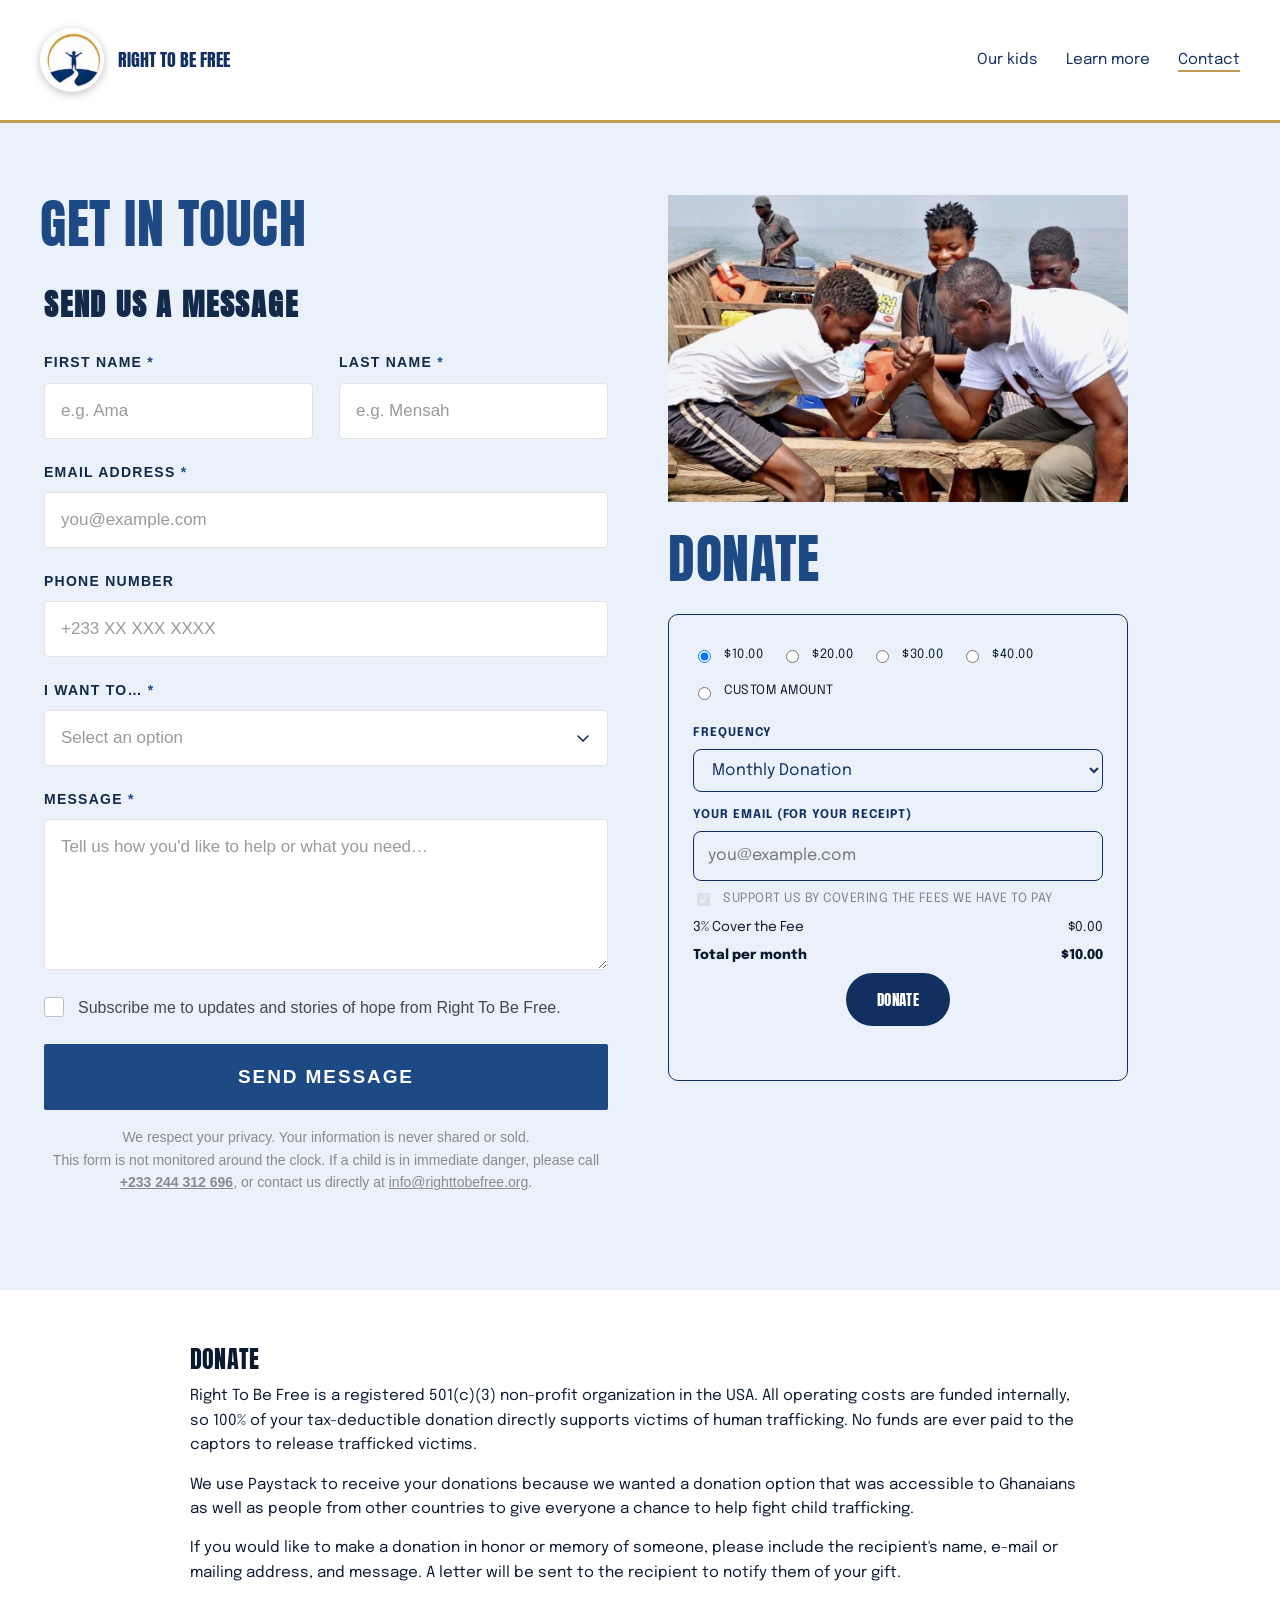
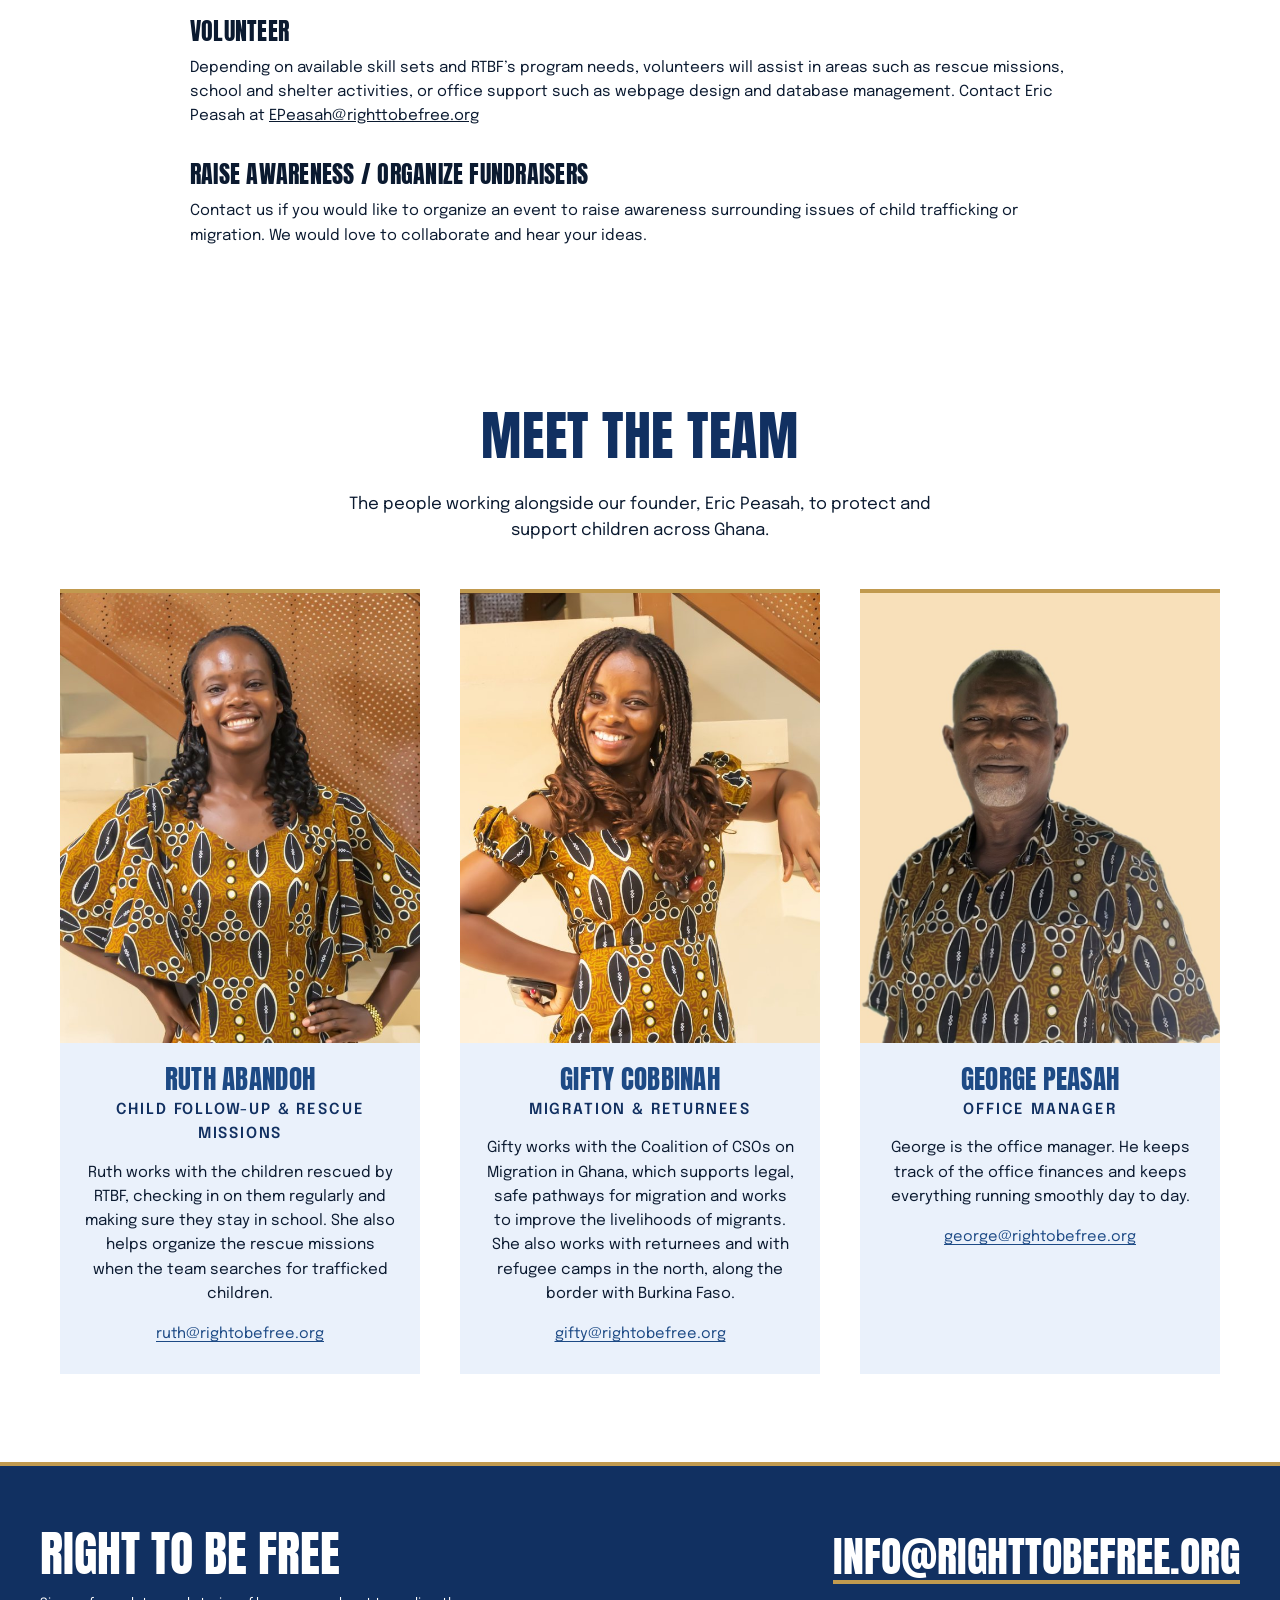
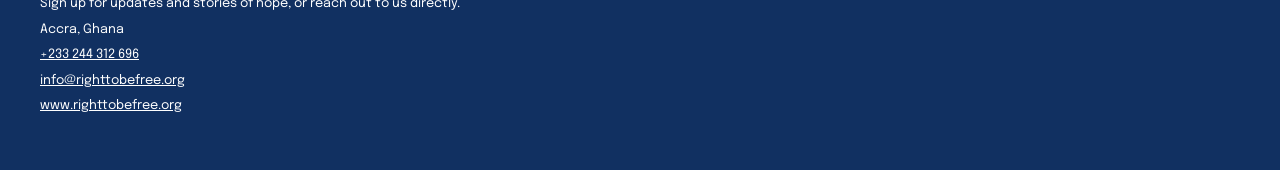
<file: contact.html>
<!doctype html>
<html lang="en">
<head>
<meta charset="utf-8">
<meta name="viewport" content="width=device-width, initial-scale=1">
<title>Contact & Donate – Right To Be Free</title>
<meta name="description" content="Get in touch with Right To Be Free, volunteer, or donate to help rescue trafficked children in Ghana.">
<link rel="preconnect" href="https://fonts.googleapis.com"><link rel="preconnect" href="https://fonts.gstatic.com" crossorigin><link href="https://fonts.googleapis.com/css2?family=Anton&family=Epilogue:wght@400;500;700;800&display=swap" rel="stylesheet">
<link rel="stylesheet" href="site.css">
<style>
/* three team cards (added Oct 2026) */
.team-grid{grid-template-columns:repeat(3,minmax(0,360px))}
@media (max-width:1100px){.team-grid{grid-template-columns:repeat(2,minmax(0,360px))}}
@media (max-width:760px){.team-grid{grid-template-columns:minmax(0,420px)}}
</style>
</head>
<body class="contact">
<header class="site-header">
  <a class="brand" href="index.html"><img class="logo" src="logo.png" alt="Right To Be Free logo" width="64" height="64"><span>Right To Be Free</span></a>
  <button class="nav-toggle" aria-expanded="false" aria-controls="site-nav">Menu</button>
  <nav id="site-nav" aria-label="Main">
    <a href="our-kids.html">Our kids</a>
    <a href="learn-more.html">Learn more</a>
    <a href="contact.html" aria-current="page">Contact</a>
  </nav>
</header>

<main>
<section class="sky contact-top" id="contactanddonate">
  <div class="wrap contact-grid">
    <div class="contact-left">
      <h1 class="h-big gold">Get in touch</h1>


<div class="rtbf-form-wrap">
<h2 class="rtbf-heading">Send Us a Message</h2>

<!-- TODO: replace YOUR_FORM_ID with your Formspree form ID (see README) -->
<form action="https://formspree.io/f/YOUR_FORM_ID" class="rtbf-form" method="POST" novalidate="">

<input name="_subject" type="hidden" value="New message from the Right To Be Free website"/>

<div aria-hidden="true" class="rtbf-hp">
<label for="rtbf-gotcha">Leave this field empty</label>
<input autocomplete="off" id="rtbf-gotcha" name="_gotcha" tabindex="-1" type="text"/>
</div>
<div class="rtbf-row">
<div class="rtbf-field">
<label for="rtbf-first">First Name <span class="rtbf-req">*</span></label>
<input autocomplete="given-name" id="rtbf-first" name="First Name" placeholder="e.g. Ama" required="" type="text"/>
</div>
<div class="rtbf-field">
<label for="rtbf-last">Last Name <span class="rtbf-req">*</span></label>
<input autocomplete="family-name" id="rtbf-last" name="Last Name" placeholder="e.g. Mensah" required="" type="text"/>
</div>
</div>
<div class="rtbf-field">
<label for="rtbf-email">Email Address <span class="rtbf-req">*</span></label>
<input autocomplete="email" id="rtbf-email" name="email" placeholder="you@example.com" required="" type="email"/>
</div>
<div class="rtbf-field">
<label for="rtbf-phone">Phone Number</label>
<input autocomplete="tel" id="rtbf-phone" name="Phone Number" placeholder="+233 XX XXX XXXX" type="tel"/>
</div>
<div class="rtbf-field">
<label for="rtbf-intent">I want to… <span class="rtbf-req">*</span></label>
<select class="is-empty" id="rtbf-intent" name="I want to" required="">
<option value="">Select an option</option>
<option>Make a donation</option>
<option>Volunteer my time</option>
<option>Partner with Right To Be Free</option>
<option>Fundraise for the cause</option>
<option>Media / Press enquiry</option>
<option>General enquiry</option>
</select>
</div>
<div class="rtbf-field">
<label for="rtbf-message">Message <span class="rtbf-req">*</span></label>
<textarea id="rtbf-message" maxlength="4000" name="message" placeholder="Tell us how you'd like to help or what you need…" required="" rows="5"></textarea>
</div>
<label class="rtbf-check">
<input id="rtbf-subscribe" name="Subscribe" type="checkbox" value="Yes"/>
<span>Subscribe me to updates and stories of hope from Right To Be Free.</span>
</label>
<button class="rtbf-btn" type="submit">Send Message</button>

<p class="rtbf-privacy">
      We respect your privacy. Your information is never shared or sold.<br/>
      This form is not monitored around the clock. If a child is in immediate danger,
      please call <a href="tel:+233244312696"><strong>+233 244 312 696</strong></a>, or contact us directly at
      <a href="mailto:info@righttobefree.org">info@righttobefree.org</a>.
    </p>
<p aria-live="polite" class="rtbf-status" role="status" tabindex="-1"></p>
</form>
</div>
<style>
/* ---------- Palette ---------- */
.rtbf-form-wrap{
  --rtbf-navy:#12294a;
  --rtbf-gold:#c9a44c;
  --rtbf-gold-dark:#b8933e;
  --rtbf-star:#d97a4e;
  --rtbf-border:#e2e2e2;
  --rtbf-placeholder:#9a9a9a;
  max-width:760px;
  margin:0 auto;
  padding:8px 4px 24px;
  background:transparent;
  font-family:"Montserrat","Helvetica Neue",Helvetica,Arial,sans-serif;
  -webkit-font-smoothing:antialiased;
  box-sizing:border-box;
}
.rtbf-form-wrap *,
.rtbf-form-wrap *::before,
.rtbf-form-wrap *::after{ box-sizing:border-box; }

/* ---------- Heading ---------- */
.rtbf-heading{
  margin:0 0 28px;
  color:var(--rtbf-navy);
  font-size:30px;
  font-weight:800;
  line-height:1.2;
  letter-spacing:.06em;
  text-transform:uppercase;
}

/* ---------- Layout ---------- */
.rtbf-row{ display:flex; gap:26px; }
.rtbf-row .rtbf-field{ flex:1 1 0; min-width:0; }
.rtbf-field{ margin-bottom:22px; }

/* ---------- Honeypot (hidden from humans, visible to bots) ---------- */
.rtbf-hp{
  position:absolute !important;
  left:-9999px !important;
  width:1px; height:1px;
  overflow:hidden;
}

/* ---------- Labels ---------- */
.rtbf-form label{
  display:block;
  margin-bottom:9px;
  color:var(--rtbf-navy);
  font-size:14px;
  font-weight:700;
  letter-spacing:.09em;
  text-transform:uppercase;
}
.rtbf-req{ color:var(--rtbf-star); font-weight:700; }

/* ---------- Inputs ---------- */
.rtbf-form input[type="text"],
.rtbf-form input[type="email"],
.rtbf-form input[type="tel"],
.rtbf-form select,
.rtbf-form textarea{
  display:block;
  width:100%;
  padding:15px 16px;
  border:1px solid var(--rtbf-border);
  border-radius:4px;
  background:#fff;
  color:var(--rtbf-navy);
  font-family:inherit;
  font-size:17px;
  line-height:1.4;
  transition:border-color .15s ease, box-shadow .15s ease;
  appearance:none;
  -webkit-appearance:none;
}
.rtbf-form textarea{ min-height:150px; resize:vertical; }
.rtbf-form ::placeholder{ color:var(--rtbf-placeholder); opacity:1; }
.rtbf-form input:focus,
.rtbf-form select:focus,
.rtbf-form textarea:focus{
  outline:none;
  border-color:var(--rtbf-navy);
  box-shadow:0 0 0 1px var(--rtbf-navy);
}
/* Invalid state, only after the user has tried to submit */
.rtbf-form.is-submitted :invalid{
  border-color:#b03434;
  box-shadow:0 0 0 1px #b03434;
}

/* ---------- Select arrow ---------- */
.rtbf-form select{
  padding-right:46px;
  background-image:url("data:image/svg+xml;charset=utf-8,%3Csvg xmlns='http://www.w3.org/2000/svg' viewBox='0 0 16 16' fill='none' stroke='%2312294a' stroke-width='1.6' stroke-linecap='round' stroke-linejoin='round'%3E%3Cpath d='M3 6l5 5 5-5'/%3E%3C/svg%3E");
  background-repeat:no-repeat;
  background-position:right 16px center;
  background-size:16px 16px;
  cursor:pointer;
}
.rtbf-form select.is-empty{ color:var(--rtbf-placeholder); }

/* ---------- Checkbox ---------- */
.rtbf-check{
  display:flex !important;
  align-items:flex-start;
  gap:14px;
  margin:26px 0 24px !important;
  text-transform:none !important;
  letter-spacing:normal !important;
  font-weight:400 !important;
  font-size:16px !important;
  line-height:1.5;
  color:#3d4a5c !important;
  cursor:pointer;
}
.rtbf-check input[type="checkbox"]{
  flex:0 0 auto;
  width:20px;
  height:20px;
  margin:1px 0 0;
  border:1px solid #b9bfc7;
  border-radius:3px;
  background:#fff;
  appearance:none;
  -webkit-appearance:none;
  cursor:pointer;
  transition:background .15s ease, border-color .15s ease;
}
.rtbf-check input[type="checkbox"]:checked{
  background:var(--rtbf-navy);
  border-color:var(--rtbf-navy);
  background-image:url("data:image/svg+xml;charset=utf-8,%3Csvg xmlns='http://www.w3.org/2000/svg' viewBox='0 0 16 16' fill='none' stroke='%23ffffff' stroke-width='2.2' stroke-linecap='round' stroke-linejoin='round'%3E%3Cpath d='M3 8.5l3.2 3.2L13 5'/%3E%3C/svg%3E");
  background-repeat:no-repeat;
  background-position:center;
  background-size:14px 14px;
}
.rtbf-check input[type="checkbox"]:focus-visible{
  outline:2px solid var(--rtbf-navy);
  outline-offset:2px;
}

/* ---------- Button ---------- */
.rtbf-btn{
  display:block;
  width:100%;
  padding:22px 20px;
  border:none;
  border-radius:2px;
  background:var(--rtbf-gold);
  color:var(--rtbf-navy);
  font-family:inherit;
  font-size:19px;
  font-weight:800;
  letter-spacing:.1em;
  text-transform:uppercase;
  cursor:pointer;
  transition:background .18s ease;
}
.rtbf-btn:hover{ background:var(--rtbf-gold-dark); }
.rtbf-btn:disabled{ opacity:.65; cursor:default; }

/* ---------- Footnotes ---------- */
.rtbf-privacy{
  margin:16px 0 0;
  color:#8a8a8a;
  font-size:14px;
  line-height:1.6;
  text-align:center;
}
.rtbf-privacy a{ color:#8a8a8a; text-decoration:underline; }
.rtbf-status{
  margin:14px 0 0;
  font-size:15px;
  text-align:center;
  display:none;
}
.rtbf-status.is-visible{ display:block; }
.rtbf-status.is-ok{ color:#1f6b46; }
.rtbf-status.is-error{ color:#b03434; }
.rtbf-status:focus{ outline:none; }

/* ---------- Mobile ---------- */
@media (max-width:640px){
  .rtbf-row{ flex-direction:column; gap:0; }
  .rtbf-heading{ font-size:24px; }
  .rtbf-btn{ padding:18px; font-size:17px; }
}
</style>
<script>
(function(){
  // Delegated listeners on the document, so this keeps working if Squarespace
  // loads the page over Ajax, and if the block ever appears twice on a page.
  if (window.rtbfFormInit) return;
  window.rtbfFormInit = true;

  var FALLBACK = 'Sorry, something went wrong. Please try again, or email us directly at info@righttobefree.org.';

  // Greys out the placeholder option until a real choice is made
  function syncSelect(sel){
    if (sel && sel.classList) sel.classList.toggle('is-empty', !sel.value);
  }
  document.addEventListener('change', function(e){
    if (e.target && e.target.matches && e.target.matches('.rtbf-form select')) syncSelect(e.target);
  });
  document.querySelectorAll('.rtbf-form select').forEach(syncSelect);

  document.addEventListener('submit', function(e){
    var form = e.target;
    if (!form || !form.classList || !form.classList.contains('rtbf-form')) return;
    e.preventDefault();

    var status = form.querySelector('.rtbf-status');
    var btn    = form.querySelector('.rtbf-btn');

    // We set novalidate on the form, so trigger the browser's own checks here
    form.classList.add('is-submitted');
    if (!form.checkValidity()){
      form.reportValidity();
      return;
    }

    var original = btn.textContent;
    btn.disabled = true;
    btn.textContent = 'Sending…';
    status.className = 'rtbf-status';

    var data = new FormData(form);
    // Always report a subscribe answer, so "no" is not just a missing line
    data.set('Subscribe', form.querySelector('#rtbf-subscribe').checked ? 'Yes' : 'No');

    fetch(form.action, {
      method: 'POST',
      body: data,
      headers: { 'Accept': 'application/json' }
    })
    .then(function(res){
      return res.json().catch(function(){ return {}; }).then(function(body){
        return { ok: res.ok, body: body };
      });
    })
    .then(function(r){
      if (r.ok){
        form.reset();
        form.classList.remove('is-submitted');
        form.querySelectorAll('select').forEach(syncSelect);
        status.textContent = 'Thank you — your message has been sent. We’ll be in touch soon.';
        status.className = 'rtbf-status is-visible is-ok';
      } else {
        var msg = FALLBACK;
        if (r.body && r.body.errors && r.body.errors.length){
          msg = r.body.errors.map(function(x){ return x.message; }).join(', ');
        }
        status.textContent = msg;
        status.className = 'rtbf-status is-visible is-error';
      }
    })
    .catch(function(){
      status.textContent = FALLBACK;
      status.className = 'rtbf-status is-visible is-error';
    })
    .then(function(){
      btn.disabled = false;
      btn.textContent = original;
      // Move screen readers and the viewport to the result message
      status.focus();
      if (status.scrollIntoView) status.scrollIntoView({ block: 'center', behavior: 'smooth' });
    });
  });
})();
</script>

    </div>
    <div class="contact-right">
      <figure class="contact-photo"><img src="contact-photo-new.jpg" alt="Eric Peasah with children on a boat on Lake Volta" loading="lazy"></figure>
      <h2 class="h-big gold" id="donate">Donate</h2>
      <form class="donate-box" id="donate-form" novalidate>
        <fieldset>
          <legend class="sr-only">Donation amount</legend>
          <div class="amounts" id="amounts"></div>
          <label class="check"><input type="radio" name="amt" value="custom" id="amt-custom"> <span>Custom amount</span></label>
          <input type="number" min="1" step="1" inputmode="numeric" id="custom-amount" class="custom-amount" placeholder="Enter amount" hidden>
        </fieldset>
        <label class="field-label" for="freq">Frequency</label>
        <select id="freq"><option value="monthly">Monthly Donation</option><option value="once">One-time Donation</option></select>
        <label class="field-label" for="donor-email">Your email (for your receipt)</label>
        <input type="email" id="donor-email" autocomplete="email" placeholder="you@example.com" required>
        <label class="check"><input type="checkbox" id="cover-fee" checked> <span>SUPPORT US BY COVERING THE FEES WE HAVE TO PAY</span></label>
        <p class="fee-line"><span>3% Cover the Fee</span><span id="fee-amt">&mdash;</span></p>
        <p class="fee-line total"><span id="total-label">Total per month</span><span id="total-amt">&mdash;</span></p>
        <p class="center"><button class="btn btn-black" type="submit" id="donate-btn">Donate</button></p>
        <p class="donate-status" id="donate-status" role="status" aria-live="polite"></p>
      </form>
    </div>
  </div>
</section>

<section class="sky contact-text">
  <div class="wrap narrow">
    <h2 class="h-small">Donate</h2>
    <p>Right To Be Free is a registered 501(c)(3) non-profit organization in the USA. All operating costs are funded internally, so 100% of your tax-deductible donation directly supports victims of human trafficking. No funds are ever paid to the captors to release trafficked victims.</p><p>We use Paystack to receive your donations because we wanted a donation option that was accessible to Ghanaians as well as people from other countries to give everyone a chance to help fight child trafficking.</p><p>If you would like to make a donation in honor or memory of someone, please include the recipient's name, e-mail or mailing address, and message. A letter will be sent to the recipient to notify them of your gift.</p>
    <h2 class="h-small">Volunteer</h2>
    <p>Depending on available skill sets and RTBF’s program needs, volunteers will assist in areas such as rescue missions, school and shelter activities, or office support such as webpage design and database management. Contact Eric Peasah at <a href="mailto:EPeasah@righttobefree.org" target="_blank" rel="noopener">EPeasah@righttobefree.org </a></p>
    <h2 class="h-small">Raise Awareness / Organize Fundraisers</h2>
    <p>Contact us if you would like to organize an event to raise awareness surrounding issues of child trafficking or migration. We would love to collaborate and hear your ideas.</p>
  </div>
</section>

<section class="paper meet-team" id="team">
  <div class="wrap">
    <h2 class="h-big center">Meet the team</h2>
    <p class="center lead team-intro">The people working alongside our founder, Eric Peasah, to protect and support children across Ghana.</p>
    <div class="team-grid">
      <article class="team-card">
        <img src="team-ruth.jpg" alt="Ruth Abandoh" loading="lazy">
        <h3>Ruth Abandoh</h3>
        <p class="team-role">Child follow-up &amp; rescue missions</p>
        <p>Ruth works with the children rescued by RTBF, checking in on them regularly and making sure they stay in school. She also helps organize the rescue missions when the team searches for trafficked children.</p>
        <p class="team-mail"><a href="mailto:ruth@rightobefree.org">ruth@rightobefree.org</a></p>
      </article>
      <article class="team-card">
        <img src="team-gifty.jpg" alt="Gifty Cobbinah" loading="lazy">
        <h3>Gifty Cobbinah</h3>
        <p class="team-role">Migration &amp; returnees</p>
        <p>Gifty works with the Coalition of CSOs on Migration in Ghana, which supports legal, safe pathways for migration and works to improve the livelihoods of migrants. She also works with returnees and with refugee camps in the north, along the border with Burkina Faso.</p>
        <p class="team-mail"><a href="mailto:gifty@rightobefree.org">gifty@rightobefree.org</a></p>
      </article>
      <article class="team-card">
        <img src="team-george.jpg" alt="George Peasah" loading="lazy">
        <h3>George Peasah</h3>
        <p class="team-role">Office manager</p>
        <p>George is the office manager. He keeps track of the office finances and keeps everything running smoothly day to day.</p>
        <p class="team-mail"><a href="mailto:george@rightobefree.org">george@rightobefree.org</a></p>
      </article>
    </div>
  </div>
</section>
</main>
<footer class="site-footer">
  <div class="wrap footer-top">
    <p class="footer-brand">Right To Be Free</p>
    <a class="footer-mail" href="mailto:info@righttobefree.org">info@righttobefree.org</a>
  </div>
  <div class="wrap footer-info">
    <p>Sign up for updates and stories of hope, or reach out to us directly.</p>
    <p>Accra, Ghana</p>
    <p><a href="tel:+233244312696">+233 244 312 696</a></p>
    <p><a href="mailto:info@righttobefree.org">info@righttobefree.org</a></p>
    <p><a href="https://www.righttobefree.org">www.righttobefree.org</a></p>
  </div>
</footer>
<script src="config.js"></script>
<script src="https://js.paystack.co/v2/inline.js"></script>
<script src="donate.js"></script>
<script src="main.js"></script>
</body>
</html>
</file>
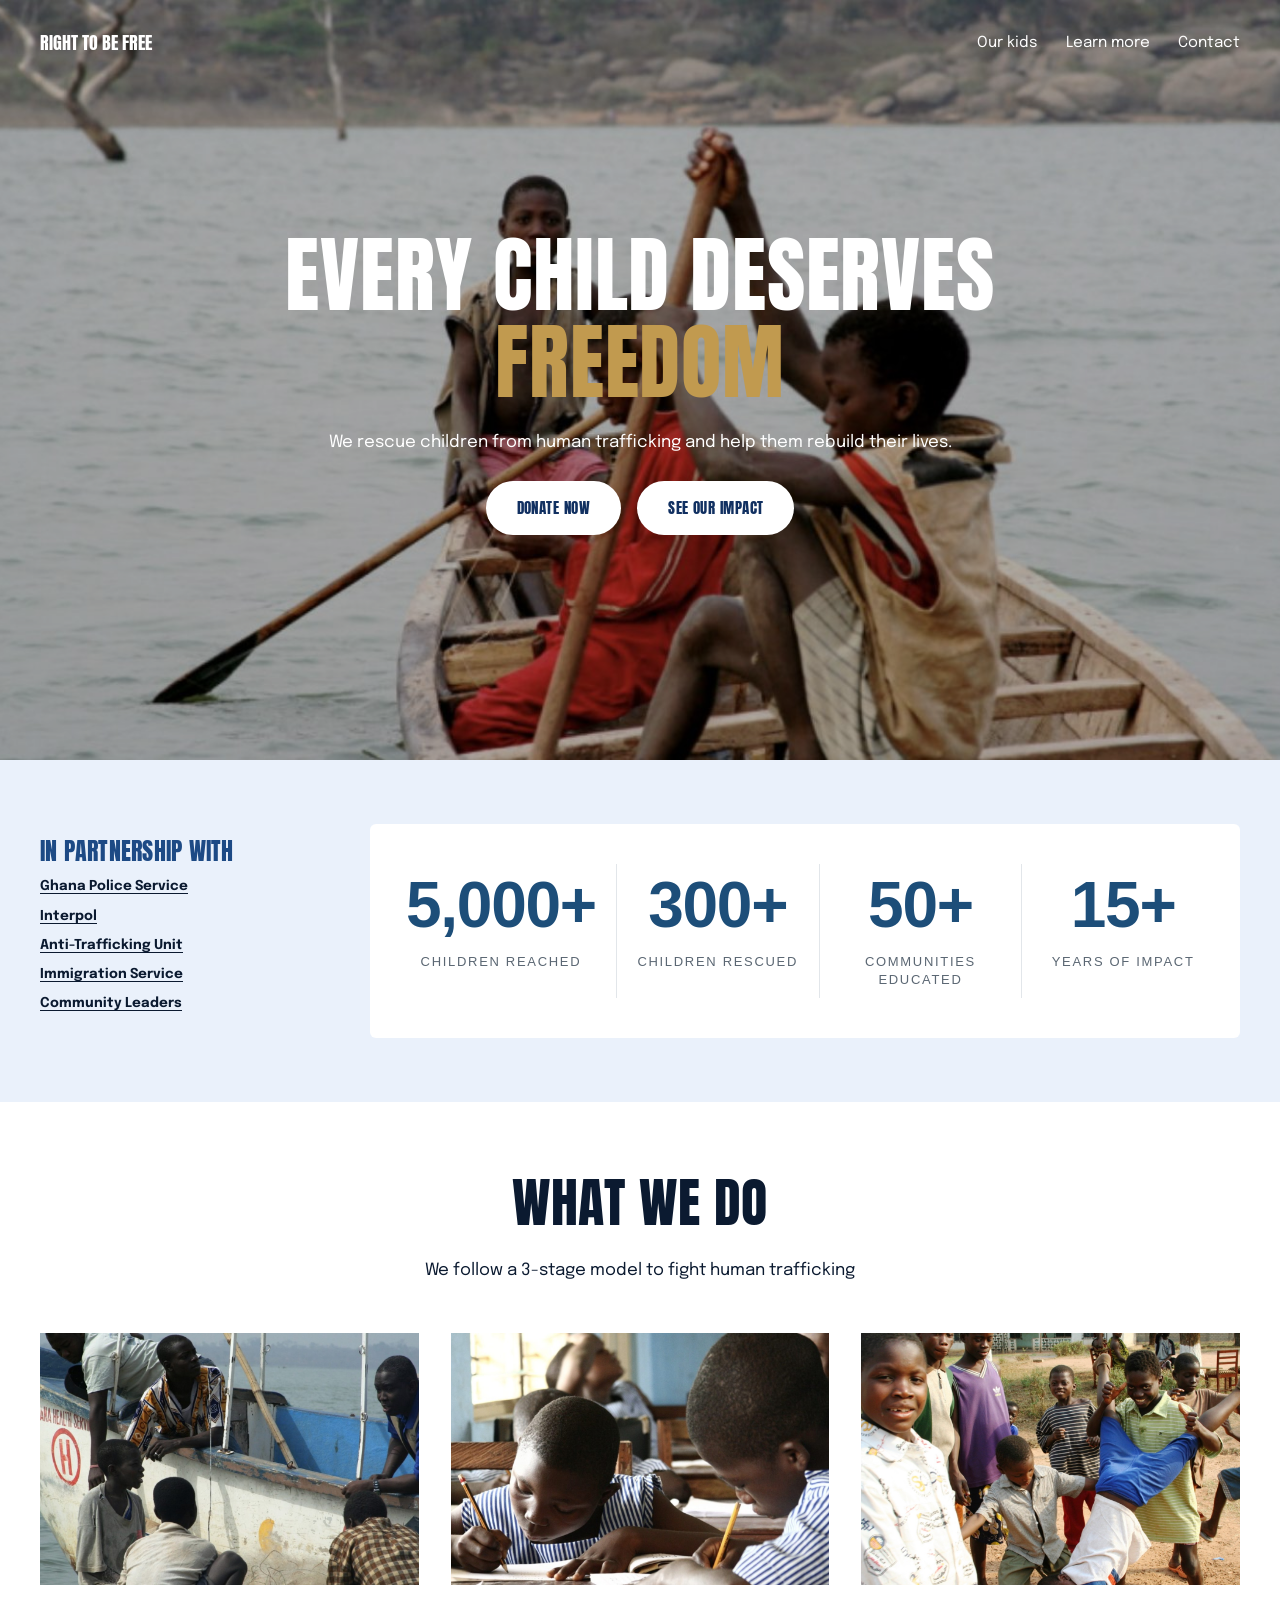
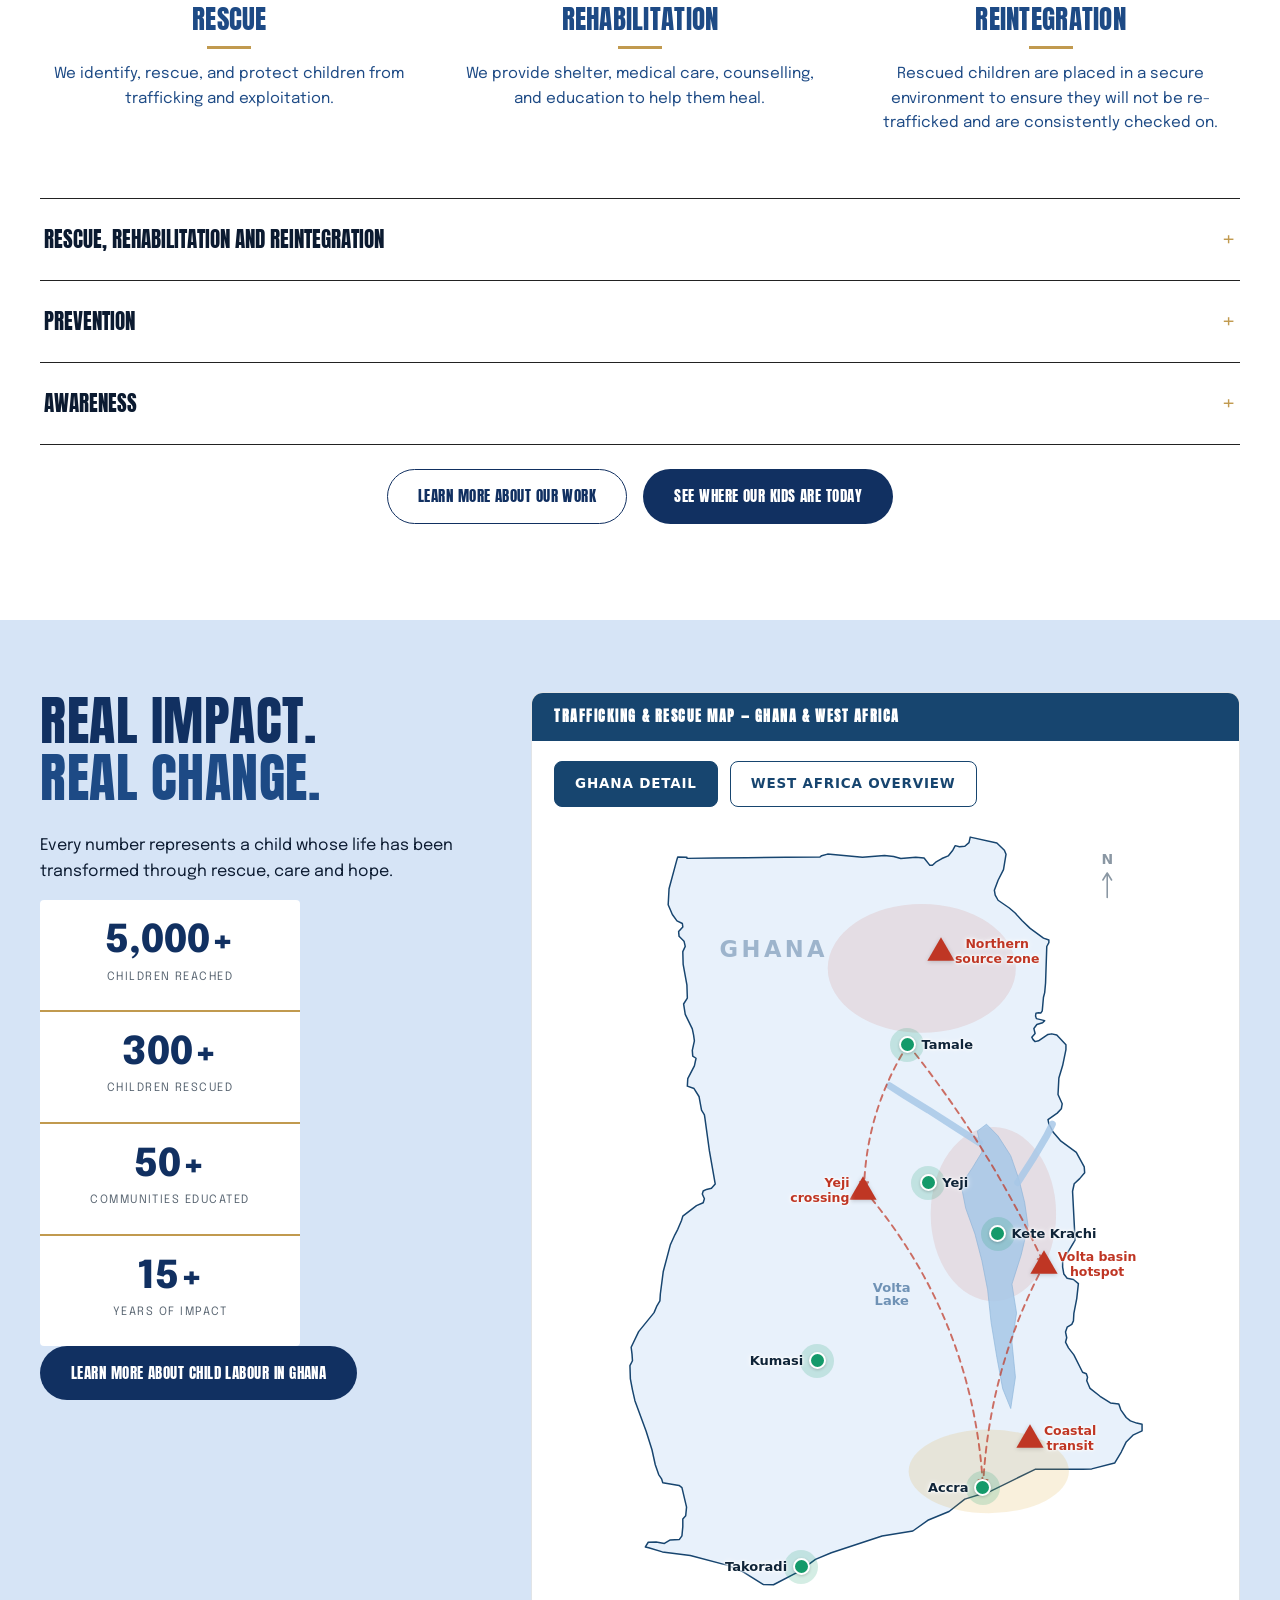
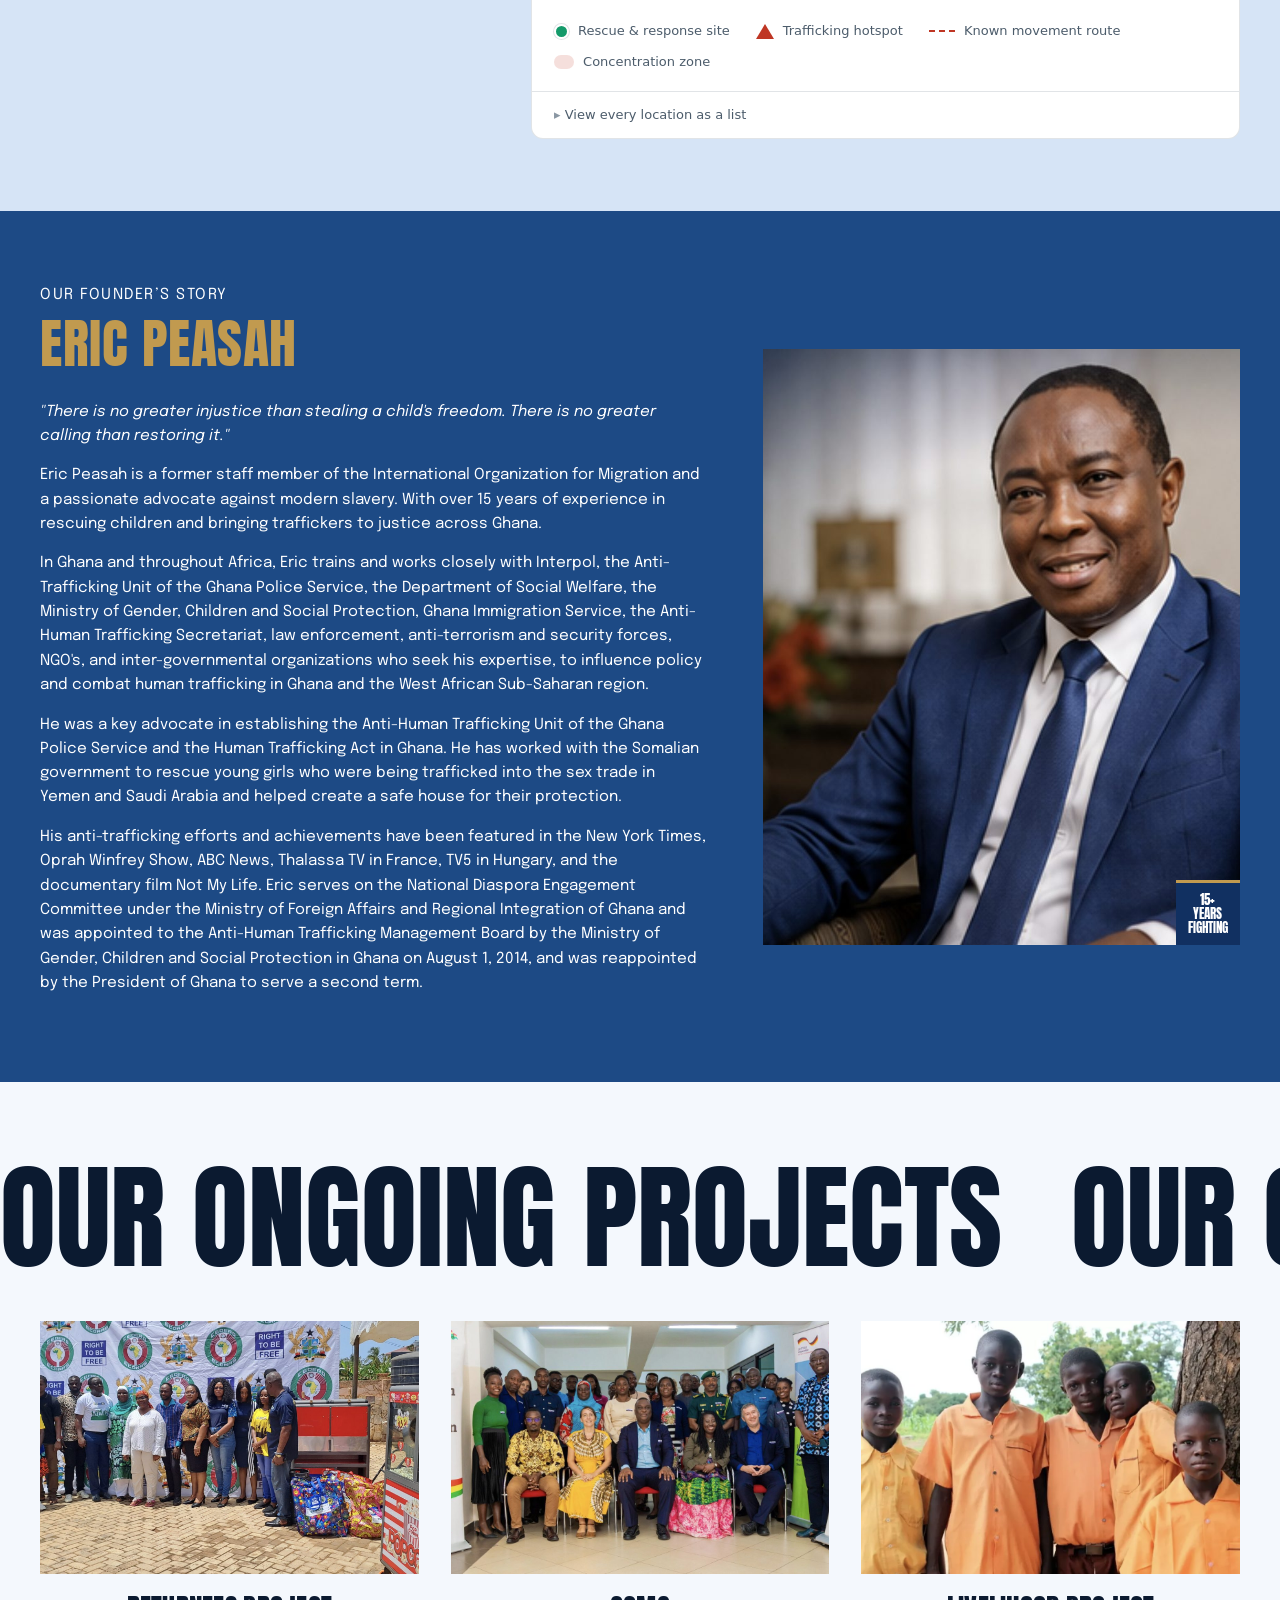
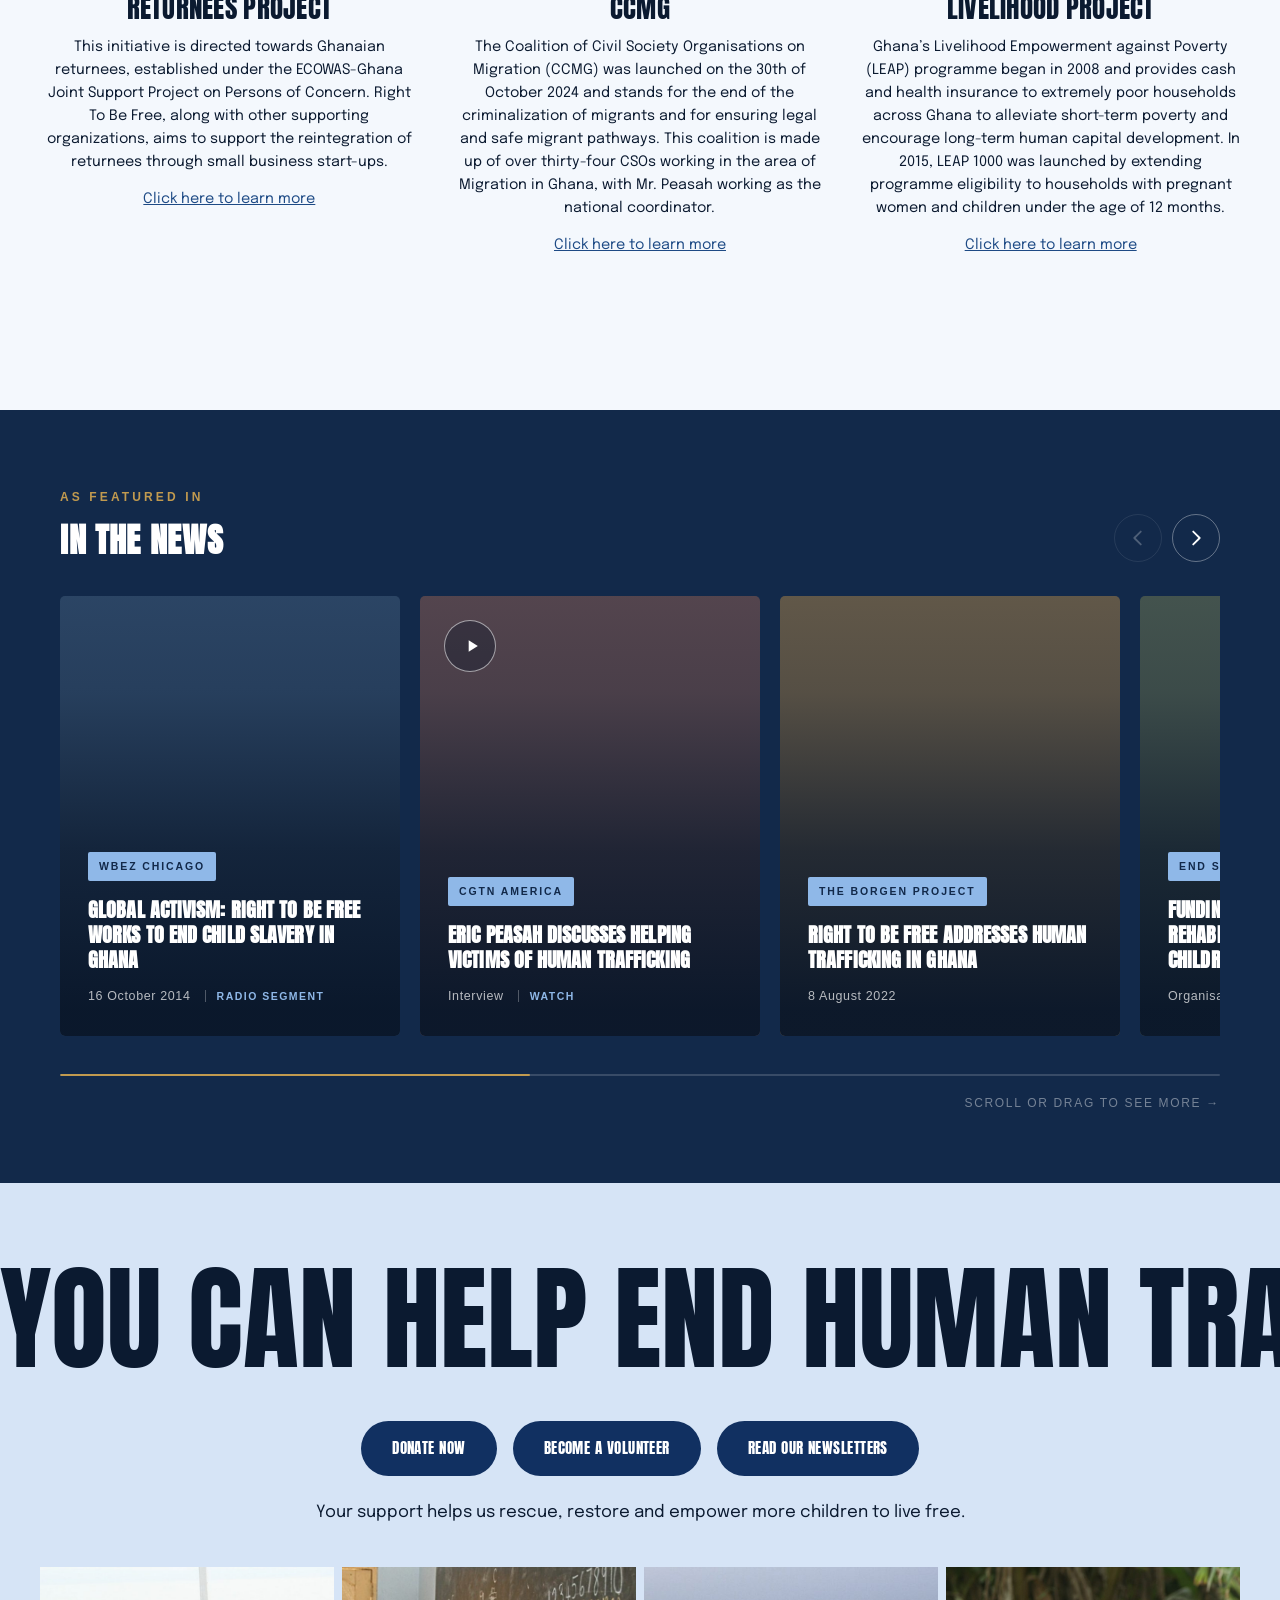
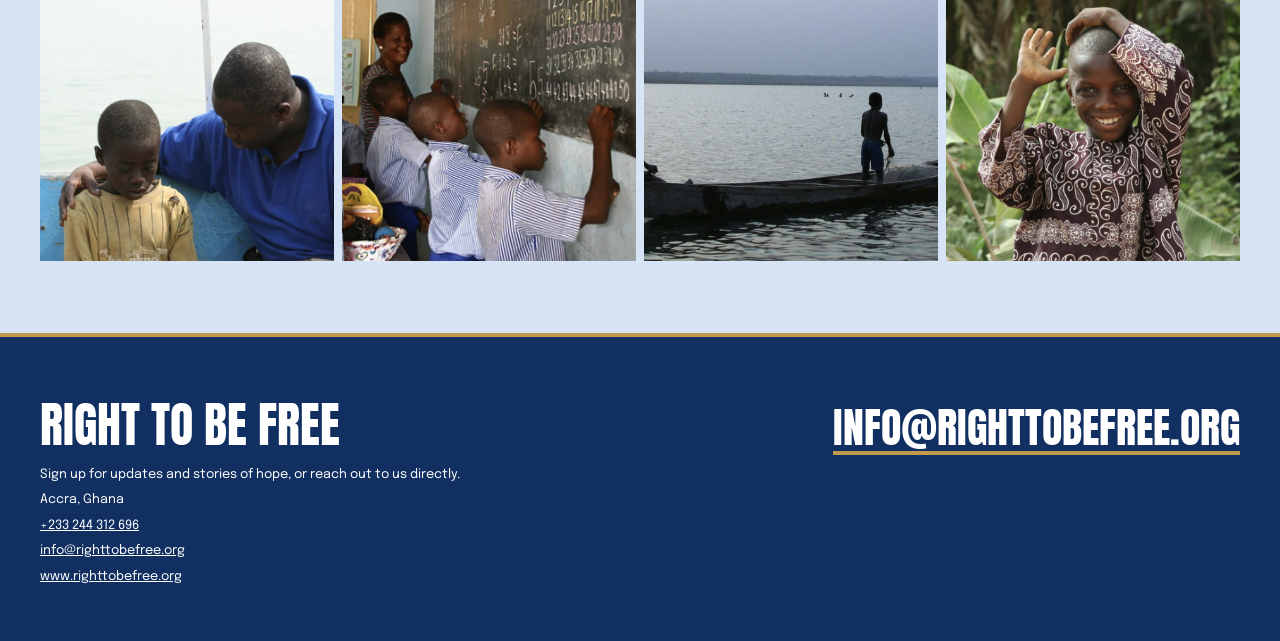
<file: index_1.html>
<!doctype html>
<html lang="en">
<head>
<meta charset="utf-8">
<meta name="viewport" content="width=device-width, initial-scale=1">
<title>Right To Be Free</title>
<meta name="description" content="We rescue children from human trafficking and help them rebuild their lives.">
<link rel="preconnect" href="https://fonts.googleapis.com"><link rel="preconnect" href="https://fonts.gstatic.com" crossorigin><link href="https://fonts.googleapis.com/css2?family=Anton&family=Epilogue:wght@400;500;700;800&display=swap" rel="stylesheet">
<link rel="stylesheet" href="site.css">
</head>
<body class="home">
<header class="site-header on-hero">
  <a class="brand" href="index.html">Right To Be Free</a>
  <button class="nav-toggle" aria-expanded="false" aria-controls="site-nav">Menu</button>
  <nav id="site-nav" aria-label="Main">
    <a href="our-kids.html">Our kids</a>
    <a href="learn-more.html">Learn more</a>
    <a href="contact.html">Contact</a>
  </nav>
</header>

<main>
<section class="hero">
  <img class="hero-bg" src="hero-boat.jpg" alt="">
  <div class="hero-inner">
    <h1>Every Child Deserves <span class="gold">Freedom</span></h1>
    <p>We rescue children from human trafficking and help them rebuild their lives.</p>
    <p class="btn-row"><a class="btn btn-sky" href="contact.html#contactanddonate">Donate now</a><a class="btn btn-sky" href="#impact">See our impact</a></p>
  </div>
</section>

<section class="sky partners">
  <div class="wrap partners-grid">
    <div><h2 class="h-small gold">In Partnership With</h2><ul class="plain partner-list"><li>Ghana Police Service</li><li>Interpol</li><li>Anti-Trafficking Unit</li><li>Immigration Service</li><li>Community Leaders</li><li></li></ul></div>
    <div class="stats-card">

<div class="ig-stats">
<div class="ig-stats__inner">
<div class="ig-stat">
<div class="ig-stat__num" data-suffix="+" data-target="5000">0+</div>
<div class="ig-stat__label">Children Reached</div>
</div>
<div class="ig-stat">
<div class="ig-stat__num" data-suffix="+" data-target="300">0+</div>
<div class="ig-stat__label">Children Rescued</div>
</div>
<div class="ig-stat">
<div class="ig-stat__num" data-suffix="+" data-target="50">0+</div>
<div class="ig-stat__label">Communities Educated</div>
</div>
<div class="ig-stat">
<div class="ig-stat__num" data-suffix="+" data-target="15">0+</div>
<div class="ig-stat__label">Years of Impact</div>
</div>
</div>
</div>
<style>
.ig-stats{
  background:#ffffff;
  padding:56px 24px;
  width:100%;
}
.ig-stats__inner{
  max-width:1200px;
  margin:0 auto;
  display:flex;
  align-items:stretch;
  justify-content:center;
}
.ig-stat{
  flex:1 1 0;
  text-align:center;
  padding:8px 20px;
  border-left:1px solid #e2e6ea;
}
.ig-stat:first-child{ border-left:none; }

.ig-stat__num{
  font-family:"Archivo","Helvetica Neue",Helvetica,Arial,sans-serif;
  font-weight:800;
  font-size:clamp(40px,5vw,64px);
  line-height:1.05;
  letter-spacing:-0.02em;
  color:#1D4E79;
  font-variant-numeric:tabular-nums;
  margin-bottom:14px;
}
.ig-stat__label{
  font-family:"Archivo","Helvetica Neue",Helvetica,Arial,sans-serif;
  font-weight:500;
  font-size:13px;
  line-height:1.4;
  letter-spacing:0.13em;
  text-transform:uppercase;
  color:#5B6773;
}
@media (max-width:767px){
  .ig-stats{ padding:40px 16px; }
  .ig-stats__inner{
    display:grid;
    grid-template-columns:1fr 1fr;
    gap:36px 0;
  }
  .ig-stat{ padding:0 12px; border-left:none; }
  .ig-stat:nth-child(even){ border-left:1px solid #e2e6ea; }
  .ig-stat__label{ font-size:11px; letter-spacing:0.11em; }
}
</style>
<script>
(function(){
  var nums = document.querySelectorAll('.ig-stat__num');
  if(!nums.length) return;

  /* Bail out if the browser is old or the visitor prefers reduced motion.
     The correct numbers are already in the HTML, so doing nothing is safe. */
  if(!('IntersectionObserver' in window)) return;
  if(window.matchMedia && window.matchMedia('(prefers-reduced-motion: reduce)').matches) return;

  function render(el, value){
    el.textContent = Number(value).toLocaleString('en-US') + (el.dataset.suffix || '');
  }

  function countUp(el){
    var target = parseFloat(el.dataset.target) || 0;
    var duration = 1600, start = null;

    function step(ts){
      if(start === null) start = ts;
      var p = Math.min((ts - start) / duration, 1);
      var eased = 1 - Math.pow(1 - p, 3);      // ease-out cubic
      render(el, Math.round(target * eased));
      if(p < 1) requestAnimationFrame(step);
      else render(el, target);
    }
    requestAnimationFrame(step);
  }
  nums.forEach(function(el){ render(el, 0); });

  var io = new IntersectionObserver(function(entries){
    entries.forEach(function(e){
      if(e.isIntersecting){ countUp(e.target); io.unobserve(e.target); }
    });
  }, { threshold: 0.4 });

  nums.forEach(function(el){ io.observe(el); });
})();
</script>

    </div>
  </div>
</section>

<section class="paper" id="what-we-do">
  <div class="wrap">
    <h2 class="h-big center">What We Do</h2>
    <p class="center lead">We follow a 3-stage model to fight human trafficking</p>
    <div class="cards-3"><article class="card-step"><img src="rescue.jpg" alt="Rescue – Right To Be Free" loading="lazy"><h3>Rescue</h3><p>We identify, rescue, and protect children from trafficking and exploitation.</p></article><article class="card-step"><img src="rehabilitation.jpg" alt="Rehabilitation – Right To Be Free" loading="lazy"><h3>Rehabilitation</h3><p>We provide shelter, medical care, counselling, and education to help them heal.</p></article><article class="card-step"><img src="reintegration.jpg" alt="Reintegration – Right To Be Free" loading="lazy"><h3>Reintegration</h3><p>Rescued children are placed in a secure environment to ensure they will not be re-trafficked and are consistently checked on.</p></article></div>
    <div class="acc-list"><details class="acc"><summary>Rescue, Rehabilitation and Reintegration</summary><div class="acc-body"><p>We rescue enslaved children in Ghana who are forced to work in the hazardous fishing and gold mining industries and the cocoa plantations (no funds are ever paid to the traffickers). We help rebuild their lives by providing victims with medical care, counseling and placement in school or vocational training. They are supported physically, emotionally and financially throughout their recovery and reintegration into society. </p><ul><li><p><strong>Rescue</strong>: During the year, the RTBF team, led by Eric Peasah, travels to the islands along Lake Volta, researching trafficked children. These long exhausting trips require a solid four wheel drive vehicle to navigate the unpaved roads and a boat and operator to take the team to the numerous islands along the lake. These annual expenses are investments in the freedom of every child that is subsequently rescued. </p><p>Lake Volta, created by the Akosombo Dam, is the world’s largest reservoir by surface area (3,275 square miles) and the fourth largest by water volume. This is where trafficked children are forced to risk their lives every day working in the hazardous fishing trade.</p><p>A rescue mission typically consists of more than three trips to Lake Volta, over a period of six months, to save all the children identified for rescue. Sometimes their masters refuse to release a child, despite prior discussions and agreements. Therefore, the team must return to follow up with the fisherman. When fishermen agree to release a child, they must sign a social contract pledging to no longer traffick children and to eventually release any remaining child laborers, or they will face criminal prosecution. </p><p><strong>NO</strong> money is ever paid to the fishermen to release their “property”. On occasion, Eric may offer to provide them with new fishing equipment (e.g. nets), to assist with the creation of a cooperative with other fishermen to create a fish pond along the lake with large nets and feeder fish, or to learn a new vocation such as carpentry or farming.</p><p>After a rescue mission, the real work continues. This is the challenge that governments in developing nations with limited resources face. Once a child is rescued, what next? If RTBF lacks the funds to rehabilitate and reintegrate a child, we cannot responsibly rescue them. Therefore, we must raise critical funding for the <em>entire</em> process, not just the rescue. </p></li></ul><ul><li><p><strong>Rehabilitation</strong>: During the six month rehabilitation program, the children are brought to the <a href="https://righttobefree.org/don-bosco-ngo.html" target="_blank" rel="noopener">Rehabilitation Center where they receive m</a>edical and counseling services, learn life skills (personal hygiene, manners, etc.) and transition into a classroom setting. Meanwhile, Eric attempts to trace the children's families and the children are later reunited with their parents, relatives or guardians. If a child is an orphan or there is no suitable caregiver, they are placed in a safe environment such as a shelter/home and we continue to support their care and education.</p></li></ul><ul><li><p><strong>Reintegration</strong>: Rescued children are placed in a secure environment to ensure they will not be re-trafficked. They are reunited with their family/caregivers and we continue to monitor them to ensure their successful reintegration into their villages. They are placed in schools or vocational training is arranged for older children who have been trafficked for many years and returning to school is not a viable alternative. </p><p>Since traffickers target poor families and prey on their desire for a better life for their children, RTBF may provide micro loans to support private enterprise opportunities to help families escape poverty and achieve financial independence. </p><p>Through our community outreach programs, families in "sending" villages, where children are trafficked from, are educated about the deceptive practices that traffickers use to deceive them and they learn about the fate of trafficked children. As a result of the success of these programs, there are now sending villages that notify the authorities when traffickers come and attempt to traffick their children. The "receiving" villages, where trafficked children are transported to, are educated about forced labor and the rights the trafficked children have to attend school, just as their own children do. By educating villagers in both the sending and receiving villages, child trafficking activities are stopped through societal change. </p></li></ul></div></details><details class="acc"><summary>Prevention</summary><div class="acc-body"><p>We educate and empower villages, families and school children to prevent trafficking and exploitation. <br>We teach families about human trafficking, the deceptive practices used by traffickers, and the abusive lives the children endure. Since poverty is a common cause for child trafficking, the most vulnerable female-headed households are identified and selected to join a cooperative where they receive a micro-grant and training in a business to increase their standard of living. </p><p>We also work with villages where children are trafficked to, and educate them about the harm inflicted on enslaved children. Working with other government and social agencies, we help connect them with alternative income generating opportunities so they no longer traffick and enslave children. We collaborate with Interpol, the Anti-Trafficking Unit of the Ghana Police Service, the Ministry of Gender, Children and Social Protection, police, anti-terrorism and security forces, NGO's, other governments and inter-governmental organizations to influence policy and stop child trafficking. </p></div></details><details class="acc"><summary>Awareness</summary><div class="acc-body"><p>Our educational outreach programs raise awareness of human trafficking and global human rights issues through complimentary presentations to schools, civic and trade organizations, community groups and churches in the U.S. and internationally. These groups include: Chicago Council for Global Affairs, Organization for Women in International Trade/Chicago, Northwestern University, Lake Forest Academy, University of Western Ontario/Canada, GEMS World Academy of Chicago, Lake Forest Country Day School, Deer Path Middle School, Lincoln Community School/Ghana, Woodlands Academy, Lake Forest High School, The Blake School and numerous Rotary Clubs. We connect students with rescued children to deepen their understanding of social justice issues and to enrich their cultural experiences. We advocate for systemic change by educating and motivating the public to join our anti-trafficking efforts. </p></div></details></div>
    <p class="btn-row center"><a class="btn btn-outline" href="learn-more.html">Learn more about our work</a><a class="btn btn-black" href="our-kids.html#ourkids">See where our kids are today</a></p>
  </div>
</section>

<section class="sky impact" id="impact">
  <div class="wrap impact-grid">
    <div class="impact-copy">
      <h2 class="h-big"><span class="white">Real Impact.</span><br><span class="gold">Real Change.</span></h2>
      <p>Every number represents a child whose life has been transformed through rescue, care and hope.</p>
      <ul class="vstats plain" aria-label="Our impact in numbers">
        <li><b>5,000+</b><span>Children reached</span></li>
        <li><b>300+</b><span>Children rescued</span></li>
        <li><b>50+</b><span>Communities educated</span></li>
        <li><b>15+</b><span>Years of impact</span></li>
      </ul>
      <p><a class="btn btn-black" href="learn-more.html">Learn more about child labour in Ghana</a></p>
    </div>
    <div class="impact-map">

<style>
.tm-root{
  --navy:#17456f; --navy-deep:#0f3355; --gold:#b8860b; --gold-br:#d8a12a;
  --hot:#bf3624; --site:#149a6a; --land:#e8f1fb; --land-hi:#d6e7f9; --water:#a8c8e8;
  --ink:#0f2438; --ink-2:#4c5c6b; --ink-3:#8a97a3; --line:rgba(15,36,56,.12); --card:#ffffff;
  font-family:system-ui,-apple-system,"Segoe UI",Helvetica,Arial,sans-serif;
  color:var(--ink); background:#fff; border:1px solid var(--line); border-radius:12px;
  overflow:hidden; max-width:100%; position:relative;
}
.tm-root *,.tm-root *::before,.tm-root *::after{box-sizing:border-box}

.tm-bar{background:var(--navy); color:#fff; display:flex; align-items:center; justify-content:space-between;
  gap:16px; padding:15px 22px; flex-wrap:wrap}
.tm-bar h3{margin:0; font-size:14px; font-weight:700; letter-spacing:.11em; text-transform:uppercase; line-height:1.35}
.tm-bar a{color:var(--gold-br); font-size:13px; font-weight:700; letter-spacing:.11em; text-transform:uppercase; text-decoration:none; white-space:nowrap}
.tm-bar a:hover{text-decoration:underline}

.tm-radio{position:absolute; opacity:0; pointer-events:none}
.tm-tabs{display:flex; gap:12px; padding:20px 22px 4px; flex-wrap:wrap}
.tm-tab{display:inline-block; cursor:pointer; padding:11px 20px; border-radius:8px; font-size:13.5px;
  font-weight:700; letter-spacing:.06em; text-transform:uppercase; border:1.5px solid var(--navy);
  color:var(--navy); background:#fff; transition:background .15s,color .15s}
.tm-tab:hover{background:var(--land-hi)}
#tm-t1:checked~.tm-tabs [for=tm-t1],#tm-t2:checked~.tm-tabs [for=tm-t2]{background:var(--navy); color:#fff}
.tm-root .tm-tab:focus-visible,#tm-t1:focus-visible~.tm-tabs [for=tm-t1],#tm-t2:focus-visible~.tm-tabs [for=tm-t2]{outline:3px solid var(--gold-br); outline-offset:2px}

.tm-panel{display:none; padding:8px 22px 0}
#tm-t1:checked~.tm-panels .tm-p1,#tm-t2:checked~.tm-panels .tm-p2{display:block}

.tm-stage{position:relative; width:100%; margin:0 auto;
  aspect-ratio:var(--vbw)/var(--vbh)}
.tm-stage-gh{max-width:540px}
.tm-stage-wa{max-width:1020px}
.tm-svg{position:absolute; inset:0; width:100%; height:100%; overflow:hidden; pointer-events:none}

.tm-land{fill:var(--land); stroke:var(--navy); stroke-width:1.7; stroke-linejoin:round}
.tm-land-focus{fill:#c3ddf6; stroke-width:2.8}
.tm-lake{fill:var(--water); opacity:.85; stroke:#7fadd6; stroke-width:.8}
.tm-arm{fill:none; stroke:var(--water); stroke-width:8; stroke-linecap:round; stroke-linejoin:round; opacity:.85}
.tm-zone{stroke:none}
.tm-zone-hot{fill:var(--hot); opacity:.11}
.tm-zone-warn{fill:var(--gold-br); opacity:.16}
.tm-route{fill:none; stroke:var(--hot); stroke-width:2.2; stroke-dasharray:7 6; stroke-linecap:round; opacity:.7}
.tm-cname{fill:#9db4cc; font-size:26px; font-weight:800; letter-spacing:.15em; text-anchor:middle; pointer-events:none}
.tm-cname-sm{font-size:13px; letter-spacing:.09em; fill:#96acc2}
.tm-cname-focus{fill:var(--navy); font-size:15px}
.tm-lakelbl{fill:#6f92b5; font-size:15px; font-weight:600; text-anchor:middle; pointer-events:none}
.tm-compass .tm-n{fill:var(--ink-3); font-size:16px; font-weight:600; text-anchor:middle}
.tm-compass path{stroke:var(--ink-3); stroke-width:1.8; fill:none; stroke-linecap:round}

/* ---------- markers ---------- */
.tm-mk{position:absolute; transform:translate(-50%,-50%); width:44px; height:44px; cursor:pointer;
  appearance:none; -webkit-appearance:none; background:none; border:0; padding:0; margin:0; font:inherit; color:inherit; outline:none}
.tm-halo,.tm-dot,.tm-tri{position:absolute; left:50%; top:50%; display:block}
.tm-halo{width:34px; height:34px; margin:-17px 0 0 -17px; border-radius:50%; background:var(--site); opacity:.18;
  transition:transform .16s ease}
.tm-dot{width:17px; height:17px; margin:-8.5px 0 0 -8.5px; border-radius:50%; background:var(--site);
  border:2.5px solid #fff; box-shadow:0 1px 3px rgba(0,0,0,.2); transition:transform .16s ease}
.tm-tri{width:30px; height:26px; margin:-15px 0 0 -15px; fill:var(--hot); filter:drop-shadow(0 1px 2px rgba(0,0,0,.18));
  transition:transform .16s ease}
.tm-mk:hover .tm-halo,.tm-mk:focus .tm-halo{transform:scale(1.25)}
.tm-mk:hover .tm-dot,.tm-mk:focus .tm-dot,.tm-mk:hover .tm-tri,.tm-mk:focus .tm-tri{transform:scale(1.14)}
.tm-mk:focus-visible{outline:none}
.tm-mk:focus-visible .tm-dot,.tm-mk:focus-visible .tm-tri{outline:3px solid var(--gold-br); outline-offset:3px}

.tm-lab{position:absolute; top:50%; transform:translateY(-50%); white-space:nowrap; font-size:13px;
  font-weight:700; color:var(--ink); text-shadow:0 0 3px #fff,0 0 3px #fff,0 0 6px #fff; pointer-events:none; line-height:1.2}
.tm-lab-r>.tm-lab{left:calc(50% + 14px)}
.tm-lab-l>.tm-lab{right:calc(50% + 14px); text-align:right}
.tm-lab-hot{color:var(--hot); font-size:12.5px; font-weight:700}

/* ---------- hover card ---------- */
.tm-card{position:absolute; z-index:20; width:262px; background:var(--card); border:1px solid var(--line);
  border-radius:11px; box-shadow:0 8px 26px rgba(15,36,56,.18); padding:14px 16px;
  opacity:0; visibility:hidden; transform:translateY(4px); transition:opacity .14s ease,transform .14s ease,visibility .14s;
  pointer-events:none; text-align:left}
.tm-card-r>.tm-card{left:calc(50% + 18px); top:calc(50% - 14px)}
.tm-card-l>.tm-card{right:calc(50% + 18px); top:calc(50% - 14px)}
.tm-mk:hover>.tm-card,.tm-mk:focus>.tm-card,.tm-mk:focus-within>.tm-card{opacity:1; visibility:visible; transform:translateY(0)}
.tm-mk:hover{z-index:30}
.tm-card-title{display:block; font-size:15px; font-weight:700; color:var(--navy); line-height:1.3}
.tm-card-stat{display:block; font-size:14px; font-weight:700; color:var(--gold); margin-top:5px}
.tm-card-note{display:block; margin:7px 0 0; font-size:13.5px; line-height:1.55; color:var(--ink-2)}

/* ---------- legend + table ---------- */
.tm-legend{display:flex; flex-wrap:wrap; gap:10px 26px; padding:18px 22px 4px; align-items:center}
.tm-li{display:flex; align-items:center; gap:9px; font-size:13px; color:var(--ink-2)}
.tm-sw{flex:none; display:block}
.tm-sw-site{width:15px; height:15px; border-radius:50%; background:var(--site); border:2.5px solid #fff; box-shadow:0 0 0 1px var(--line)}
.tm-sw-spot{width:0; height:0; border-left:9px solid transparent; border-right:9px solid transparent; border-bottom:15px solid var(--hot)}
.tm-sw-route{width:26px; height:0; border-top:2.5px dashed var(--hot)}
.tm-sw-zone{width:20px; height:14px; border-radius:7px; background:rgba(191,54,36,.16)}

.tm-details{margin-top:14px; border-top:1px solid var(--line)}
.tm-details summary{cursor:pointer; padding:13px 22px; font-size:13px; color:var(--ink-2); list-style:none; user-select:none}
.tm-details summary::-webkit-details-marker{display:none}
.tm-details summary::before{content:"\25B8\00a0"; color:var(--ink-3)}
.tm-details[open] summary::before{content:"\25BE\00a0"}
.tm-details summary:hover{color:var(--ink)}
.tm-tw{overflow-x:auto; padding:0 22px 20px}
.tm-details table{border-collapse:collapse; width:100%; font-size:13px; min-width:640px}
.tm-details th{text-align:left; font-size:11px; font-weight:700; letter-spacing:.07em; text-transform:uppercase;
  color:var(--ink-3); padding:8px 14px 8px 0; border-bottom:1px solid var(--line); white-space:nowrap}
.tm-details td{padding:9px 14px 9px 0; border-bottom:1px solid var(--line); color:var(--ink-2); vertical-align:top}
.tm-details td:nth-child(3){color:var(--ink); font-weight:600}
.tm-details td.num{text-align:right; font-variant-numeric:tabular-nums; white-space:nowrap}
.tm-details tr:last-child td{border-bottom:none}
.tm-key{display:inline-block; vertical-align:middle; margin-right:7px}
.tm-key-site{width:11px; height:11px; border-radius:50%; background:var(--site)}
.tm-key-spot{width:0; height:0; border-left:6px solid transparent; border-right:6px solid transparent; border-bottom:11px solid var(--hot)}

.tm-foot{padding:0 22px 18px; font-size:12px; color:var(--ink-3); line-height:1.5}

@media (max-width:640px){
  .tm-bar h3{font-size:12.5px}
  .tm-tab{padding:9px 14px; font-size:12px}
  .tm-panel,.tm-legend,.tm-tw,.tm-foot{padding-left:14px; padding-right:14px}
  .tm-card{width:210px; padding:11px 13px}
  .tm-card-title{font-size:14px} .tm-card-note{font-size:12.5px}
  .tm-lab{font-size:11px} .tm-cname{font-size:20px}
  .tm-dot{width:14px;height:14px;margin:-7px 0 0 -7px} .tm-tri{width:24px;height:21px;margin:-12px 0 0 -12px}
  .tm-stage-gh{max-width:78%} .tm-stage-wa{max-width:100%}
  .tm-root .tm-mk>.tm-card{left:50%; right:auto; top:calc(50% + 24px); width:min(250px,74vw); transform:translate(-50%,4px)}
  .tm-root .tm-mk:hover>.tm-card,.tm-root .tm-mk:focus>.tm-card,.tm-root .tm-mk:focus-within>.tm-card{transform:translate(-50%,0)}
}
</style>
<div class="tm-root">
<div class="tm-bar">
<h3>Trafficking &amp; Rescue Map — Ghana &amp; West Africa</h3>
</div>
<input checked="" class="tm-radio" id="tm-t1" name="tmtab" type="radio"/>
<input class="tm-radio" id="tm-t2" name="tmtab" type="radio"/>
<div class="tm-tabs" role="tablist">
<label class="tm-tab" for="tm-t1" tabindex="0">Ghana detail</label>
<label class="tm-tab" for="tm-t2" tabindex="0">West Africa overview</label>
</div>
<div class="tm-panels">
<div class="tm-panel tm-p1">
<div class="tm-stage tm-stage-gh" style="--vbw:620;--vbh:900">
<svg aria-label="Map" class="tm-svg" role="img" viewbox="0 0 620 900">
<defs>
<marker id="gh-arrow" markerheight="5.5" markerwidth="5.5" orient="auto-start-reverse" refx="8" refy="5" viewbox="0 0 10 10">
<path d="M0,0 L10,5 L0,10 Z" fill="#bf3624" opacity=".85"></path>
</marker>
</defs>
<path class="tm-land" d="M437.3,27.6L445.9,35.8L447.8,40.5L444.9,58.1L438.7,70.3L434.4,81.8L435.4,87.4L438.7,93.3L451.6,102.2L458.3,108.0L466.4,116.9L475.5,125.6L490.8,136.8L497.0,138.9L497.0,142.0L494.6,146.4L493.2,188.3L492.2,199.3L490.8,204.7L489.4,220.3L487.9,222.7L485.1,222.4L482.2,222.9L481.7,226.2L482.7,229.2L492.2,231.5L489.8,233.9L483.2,236.0L479.8,240.6L481.2,246.3L477.4,250.5L478.9,253.3L481.2,255.6L485.1,254.7L496.0,247.4L500.3,246.7L506.1,248.1L516.6,259.1L516.6,264.7L512.8,283.1L508.5,297.4L507.5,316.3L512.3,327.0L511.3,332.8L506.6,337.7L496.0,345.2L497.0,350.1L501.8,359.4L510.9,369.9L528.5,382.7L537.6,399.4L538.1,406.2L532.4,412.9L526.1,418.8L524.2,427.4L527.1,483.4L512.8,507.6L512.8,514.6L514.2,522.5L518.0,527.3L525.2,528.7L530.9,533.4L529.0,550.6L525.7,567.7L525.2,576.3L523.3,580.3L518.0,583.5L516.1,588.9L517.5,595.6L516.1,600.7L519.5,607.2L525.7,615.3L535.7,635.2L540.0,636.9L541.4,641.0L540.5,645.0L544.3,653.8L555.8,662.8L567.7,670.5L577.3,671.6L579.6,678.4L585.8,687.2L590.6,691.1L597.8,693.6L604,695.0L604,702.5L593.5,707.5L585.8,715.2L580.1,726.8L572.5,739.5L546.2,746.2L535.7,746.5L481.2,746.7L429.7,771.9L400.5,780.9L382.4,795.1L358.0,805.2L340.8,817.5L305.5,823.3L247.2,842.5L229.0,850.1L210.9,863.5L180.8,879.2L169.3,879.0L145.9,864.4L128.3,857.0L85.3,845.7L53.3,841.5L37.5,836.7L33.7,835.8L37.0,830.4L46.1,830.2L55.6,831.8L62.3,827.7L72.8,827.2L75.7,823.0L76.7,812.4L76.7,803.8L80.0,800.1L81.0,790.0L75.7,767.7L72.4,765.2L53.7,762.0L52.3,757.6L49.0,752.7L45.1,741.4L41.3,724.2L34.6,702.9L21.7,667.9L18.9,655.4L16.5,642.9L16,627.6L18.9,622.0L18.4,614.4L17.4,606.5L26.0,588.6L43.7,566.8L47.0,558.9L50.4,553.3L50.9,545.4L54.2,519.9L62.3,489.2L67.6,477.4L70.9,471.1L75.2,460.9L76.7,456.0L92.4,443.9L100.1,440.6L101.5,436.0L99.1,430.6L100.1,427.1L103.9,425.3L109.6,423.9L113.9,419.0L107.2,380.8L102.0,342.8L101.5,339.6L98.2,334.2L95.3,318.6L89.6,309.5L81.9,306.7L82.4,298.1L90.0,283.4L91.9,274.7L88.1,272.2L87.6,265.6L90.0,254.7L89.1,248.1L87.6,240.9L79.5,224.3L77.6,212.4L81.9,205.6L81.4,190.4L77.1,167.0L76.7,152.3L79.5,146.2L78.1,140.3L72.4,134.7L71.9,129.3L76.7,123.9L76.2,120.0L70.0,116.9L64.7,109.7L59.9,98.4L60.9,80.1L70.0,46.4L70.9,43.5L81.4,43.8L81.4,45.2L113.9,44.7L150.7,44.5L194.6,44.0L234.3,43.5L236.2,42.1L242.9,40.3L283.0,43.8L308.3,41.9L318.8,43.1L327.0,45.4L344.2,44.0L353.7,44.7L360.4,53.2L363.3,53.2L367.1,49.6L374.2,45.4L381.4,42.4L386.7,35.8L389.5,30.6L394.3,31.8L400.5,31.3L405.3,27.1L406.7,20.8Z"></path>
<ellipse class="tm-zone tm-zone-hot" cx="351.1" cy="171.5" rx="108" ry="74"></ellipse>
<ellipse class="tm-zone tm-zone-hot" cx="433.3" cy="453.6" rx="72" ry="100"></ellipse>
<ellipse class="tm-zone tm-zone-warn" cx="428" cy="749" rx="92" ry="48"></ellipse>
<path class="tm-lake" d="M453.2,676.9L458.6,640.9L454.6,600.8L459.9,567.4L454.6,534.0L465.2,500.5L473.1,467.0L469.2,440.2L462.5,413.4L453.2,386.6L438.6,363.8L425.4,350.4L414.8,358.4L420.1,382.6L409.5,400.0L396.2,420.1L401.5,446.9L412.1,476.4L420.1,507.2L426.7,540.6L430.7,578.1L437.3,618.2L444.0,654.2L453.2,676.9Z"></path>
<path class="tm-arm" d="M461.2,417.4L478.5,390.6L494.4,363.8L501.0,350.4"></path>
<path class="tm-arm" d="M417.4,371.8L388.2,353.1L359.0,334.3L332.5,318.1L313.9,306.1"></path>
<path class="tm-route" d="M335.2,259.0 Q428.7,375.6 491.7,511.2" marker-end="url(#gh-arrow)"></path>
<path class="tm-route" d="M335.2,259.0 Q287.0,335.3 284.7,425.5" marker-end="url(#gh-arrow)"></path>
<path class="tm-route" d="M284.7,425.5 Q410.6,573.5 421.4,767.6" marker-end="url(#gh-arrow)"></path>
<path class="tm-route" d="M491.7,511.2 Q427.6,631.5 421.4,767.6" marker-end="url(#gh-arrow)"></path>
<text class="tm-cname" x="181.2" y="158">GHANA</text>
<text class="tm-lakelbl" x="316.6" y="543.3">Volta<tspan dy="15" x="316.6">Lake</tspan></text>
<g class="tm-compass" transform="translate(564,52)">
<text class="tm-n" x="0" y="0">N</text>
<path d="M0,10 V38 M0,10 L-5,18 M0,10 L5,18"></path>
</g>
</svg>
<button aria-label="Trafficking hotspot: Northern source zone. Primary recruitment area. Poverty and school dropout drive the placement of children with lake fishing crews." class="tm-mk tm-spot tm-lab-r tm-card-r" style="left:60.26%;top:16.81%" type="button">
<svg aria-hidden="true" class="tm-tri" viewbox="0 0 24 21"><path d="M12 1 23 20H1Z"></path></svg><span class="tm-lab tm-lab-hot">Northern<br/>source zone</span>
<span class="tm-card"><span class="tm-card-title">Northern source zone</span><span class="tm-card-note">Primary recruitment area. Poverty and school dropout drive the placement of children with lake fishing crews.</span></span>
</button>
<button aria-label="Trafficking hotspot: Volta basin hotspot. Highest concentration of child labour on Lake Volta — boys used for net diving, girls for processing and domestic work." class="tm-mk tm-spot tm-lab-r tm-card-l" style="left:79.31%;top:56.80%" type="button">
<svg aria-hidden="true" class="tm-tri" viewbox="0 0 24 21"><path d="M12 1 23 20H1Z"></path></svg><span class="tm-lab tm-lab-hot">Volta basin<br/>hotspot</span>
<span class="tm-card"><span class="tm-card-title">Volta basin hotspot</span><span class="tm-card-note">Highest concentration of child labour on Lake Volta — boys used for net diving, girls for processing and domestic work.</span></span>
</button>
<button aria-label="Trafficking hotspot: Yeji crossing. Ferry crossing used to move children between the northern regions and the lake islands." class="tm-mk tm-spot tm-lab-l tm-card-r" style="left:45.92%;top:47.28%" type="button">
<svg aria-hidden="true" class="tm-tri" viewbox="0 0 24 21"><path d="M12 1 23 20H1Z"></path></svg><span class="tm-lab tm-lab-hot">Yeji<br/>crossing</span>
<span class="tm-card"><span class="tm-card-title">Yeji crossing</span><span class="tm-card-note">Ferry crossing used to move children between the northern regions and the lake islands.</span></span>
</button>
<button aria-label="Trafficking hotspot: Accra–Tema corridor. Onward movement to other West African cities and, in a minority of cases, overseas." class="tm-mk tm-spot tm-lab-r tm-card-l" style="left:76.74%;top:78.92%" type="button">
<svg aria-hidden="true" class="tm-tri" viewbox="0 0 24 21"><path d="M12 1 23 20H1Z"></path></svg><span class="tm-lab tm-lab-hot">Coastal<br/>transit</span>
<span class="tm-card"><span class="tm-card-title">Accra–Tema corridor</span><span class="tm-card-note">Onward movement to other West African cities and, in a minority of cases, overseas.</span></span>
</button>
<button aria-label="Tamale. Children rescued ~40. Northern intake and family reintegration centre. Case screening and school re-entry support." class="tm-mk tm-site tm-lab-r tm-card-r" style="left:54.06%;top:28.78%" type="button">
<span class="tm-halo"></span><span class="tm-dot"></span><span class="tm-lab">Tamale</span>
<span class="tm-card"><span class="tm-card-title">Tamale</span><span class="tm-card-stat">Children rescued: ~40</span><span class="tm-card-note">Northern intake and family reintegration centre. Case screening and school re-entry support.</span></span>
</button>
<button aria-label="Yeji — Volta ferry. Children rescued ~62. Interception point on the lake crossing. Joint patrols with district social welfare." class="tm-mk tm-site tm-lab-r tm-card-r" style="left:57.90%;top:46.38%" type="button">
<span class="tm-halo"></span><span class="tm-dot"></span><span class="tm-lab">Yeji</span>
<span class="tm-card"><span class="tm-card-title">Yeji — Volta ferry</span><span class="tm-card-stat">Children rescued: ~62</span><span class="tm-card-note">Interception point on the lake crossing. Joint patrols with district social welfare.</span></span>
</button>
<button aria-label="Kete Krachi — Volta Lake. Children rescued ~85. Key lake fishing trafficking zone. Active RTBF rescue and interception operations." class="tm-mk tm-site tm-lab-r tm-card-l" style="left:70.74%;top:52.93%" type="button">
<span class="tm-halo"></span><span class="tm-dot"></span><span class="tm-lab">Kete Krachi</span>
<span class="tm-card"><span class="tm-card-title">Kete Krachi — Volta Lake</span><span class="tm-card-stat">Children rescued: ~85</span><span class="tm-card-note">Key lake fishing trafficking zone. Active RTBF rescue and interception operations.</span></span>
</button>
<button aria-label="Kumasi. Children rescued ~31. Transit city casework, survivor aftercare, and vocational placement." class="tm-mk tm-site tm-lab-l tm-card-r" style="left:37.37%;top:69.13%" type="button">
<span class="tm-halo"></span><span class="tm-dot"></span><span class="tm-lab">Kumasi</span>
<span class="tm-card"><span class="tm-card-title">Kumasi</span><span class="tm-card-stat">Children rescued: ~31</span><span class="tm-card-note">Transit city casework, survivor aftercare, and vocational placement.</span></span>
</button>
<button aria-label="Accra. Children rescued ~74. National office. Legal representation, repatriation support, and policy advocacy." class="tm-mk tm-site tm-lab-l tm-card-l" style="left:67.97%;top:85.29%" type="button">
<span class="tm-halo"></span><span class="tm-dot"></span><span class="tm-lab">Accra</span>
<span class="tm-card"><span class="tm-card-title">Accra</span><span class="tm-card-stat">Children rescued: ~74</span><span class="tm-card-note">National office. Legal representation, repatriation support, and policy advocacy.</span></span>
</button>
<button aria-label="Takoradi. Children rescued ~18. Coastal fishing community outreach and prevention programming." class="tm-mk tm-site tm-lab-l tm-card-r" style="left:34.37%;top:95.37%" type="button">
<span class="tm-halo"></span><span class="tm-dot"></span><span class="tm-lab">Takoradi</span>
<span class="tm-card"><span class="tm-card-title">Takoradi</span><span class="tm-card-stat">Children rescued: ~18</span><span class="tm-card-note">Coastal fishing community outreach and prevention programming.</span></span>
</button>
</div>
</div>
<div class="tm-panel tm-p2">
<div class="tm-stage tm-stage-wa" style="--vbw:1150;--vbh:700">
<svg aria-label="Map" class="tm-svg" role="img" viewbox="0 0 1150 700">
<defs>
<marker id="wa-arrow" markerheight="5.5" markerwidth="5.5" orient="auto-start-reverse" refx="8" refy="5" viewbox="0 0 10 10">
<path d="M0,0 L10,5 L0,10 Z" fill="#bf3624" opacity=".85"></path>
</marker>
</defs>
<path class="tm-land tm-land-focus" d="M631.2,311.8L627.6,327.7L648.5,353.9L648.3,390.8L653.1,430.7L665.5,449.1L654.6,494.6L658.5,519.6L671.9,551.6L683.0,569.2L604.5,598.6L576.8,615.9L531.8,630.4L487.2,616.1L489.5,596.3L467.7,553.0L480.9,496.2L501.9,453.8L488.6,381.8L481.8,343.6L483.0,314.7L569.8,312.3L591.9,316.1L608.1,307.8Z"></path>
<path class="tm-land" d="M674.9,312.9L668.6,339.7L683.9,354.7L701.2,372.5L703.2,397.4L713.3,407.8L710.9,523.8L723.3,558.5L683.0,569.2L671.9,551.6L658.5,519.6L654.6,494.6L665.5,449.1L653.1,430.7L648.3,390.8L648.5,353.9L627.6,327.7L631.2,311.8Z"></path>
<path class="tm-land" d="M764.6,552.6L723.3,558.5L710.9,523.8L713.3,407.8L703.2,397.4L701.2,372.5L683.9,354.7L668.6,339.7L674.9,312.9L692.2,307.2L702.3,284.9L726.8,280.1L737.7,264.8L754.5,249.9L772.5,249.7L810.6,279.1L808.7,296.1L819.8,326.3L810.1,346.8L815.3,360.5L791.0,391.9L775.5,407.4L766.2,439.3L767.4,471.4Z"></path>
<path class="tm-land" d="M764.6,552.6L767.4,471.4L766.2,439.3L775.5,407.4L791.0,391.9L815.3,360.5L810.1,346.8L819.8,326.3L808.7,296.1L810.6,279.1L814.1,233.5L828.5,212.8L835.5,183.3L848.4,172.1L902.1,166.0L952.3,185.3L971.0,204.7L996.6,205.6L1020.2,192.9L1080.8,219.4L1106.2,218.2L1135.7,196.3L1165.1,197.9L1179.5,190.7L1206.5,193.6L1245.2,208.7L1284.2,179.9L1295.9,182.0L1329.8,238.2L1339.1,237.1L1358.9,257.4L1353.3,266.7L1350.8,283.6L1308.7,323.0L1295.4,355.5L1288.4,381.8L1277.7,393.2L1267.7,428.7L1241.0,449.4L1233.3,475.0L1221.9,495.3L1217.3,516.3L1182.9,533.3L1154.8,512.6L1135.9,513.4L1106.2,542.8L1091.6,543.3L1067.9,591.8L1055.1,627.3L1003.1,645.4L984.2,642.8L964.9,654.0L924.9,652.9L898.1,621.5L881.7,585.2L846.3,552.1L808.7,552.7Z"></path>
<path class="tm-land" d="M359.7,344.8L356.5,315.3L370.2,293.7L368.9,276.4L408.7,234.0L416.1,198.9L429.7,186.3L453.9,193.2L474.7,182.8L481.6,169.5L520.5,146.4L530.0,130.3L576.6,108.8L604.2,101.4L616.8,111.4L648.8,111.2L644.9,136.2L651.5,159.7L679.6,193.3L681.2,218.1L738.8,229.8L737.7,264.8L726.8,280.1L702.3,284.9L692.2,307.2L674.9,312.9L631.2,311.8L608.1,307.8L591.9,316.1L569.8,312.3L483.0,314.7L481.8,343.6L488.6,381.8L454.4,368.7L431.0,370.6L413.5,383.4L391.0,372.7L382.2,355.9Z"></path>
<path class="tm-land" d="M228.5,353.2L235.0,348.5L248.8,356.2L287.5,356.6L296.7,341.8L305.4,342.7L319.8,337.0L327.5,358.7L339.2,352.4L359.7,344.8L382.2,355.9L391.0,372.7L413.5,383.4L431.0,370.6L454.4,368.7L488.6,381.8L501.9,453.8L480.9,496.2L467.7,553.0L489.5,596.3L487.2,616.1L464.5,616.7L429.6,606.9L397.5,607.5L338.3,616.2L303.6,630.7L254.1,649.1L244.3,647.8L248.3,606.4L253.0,600.2L251.5,580.3L230.3,559.3L214.5,555.9L199.9,542.1L210.7,519.8L205.6,495.4L208.0,480.7L215.9,480.7L219.0,458.7L215.0,448.9L219.9,441.9L238.4,435.8L226.0,395.3L214.5,374.3L218.6,357.1Z"></path>
<path class="tm-land" d="M54.3,239.1L56.6,223.2L52.3,203.3L33.6,188.9L23.8,159.4L21.5,127.3L38.2,117.9L46.7,87.4L62.5,86.2L97.5,100.7L125.7,90.4L145.0,93.8L152.5,82.3L353.1,81.5L364.2,45.1L355.6,38.7L331.5,-188.9L307.3,-423.1L383.8,-424.0L552.5,-304.7L721.2,-187.3L733.1,-162.3L764.2,-147.1L787.4,-138.4L788.0,-104.7L843.4,-109.9L843.6,11.2L816.2,46.0L811.9,78.0L767.4,86.3L699.2,90.7L680.9,109.2L648.8,111.2L616.8,111.4L604.2,101.4L576.6,108.8L530.0,130.3L520.5,146.4L481.6,169.5L474.7,182.8L453.9,193.2L429.7,186.3L416.1,198.9L408.7,234.0L368.9,276.4L370.2,293.7L356.5,315.3L359.7,344.8L339.2,352.4L327.5,358.7L319.8,337.0L305.4,342.7L296.7,341.8L287.5,356.6L248.8,356.2L235.0,348.5L228.5,353.2L213.2,338.5L215.9,323.4L209.6,317.4L199.0,322.4L201.0,305.9L211.2,292.8L190.7,271.3L184.8,257.2L173.6,246.0L163.7,244.7L151.6,251.9L135.4,258.7L121.8,269.8L100.3,265.6L86.5,252.6L78.2,251.0L65.1,257.8L57.1,257.8Z"></path>
<path class="tm-land" d="M1372.6,-308.6L1384.8,-224.6L1403.6,-210.8L1404.3,-193.7L1425.2,-175.4L1414.4,-152.5L1395.1,-45.2L1392.4,23.0L1328.7,72.0L1307.1,140.2L1327.8,159.3L1327.8,192.4L1359.8,193.6L1354.8,217.8L1340.7,220.7L1339.1,237.1L1329.8,238.2L1295.9,182.0L1284.2,179.9L1245.2,208.7L1206.5,193.6L1179.5,190.7L1165.1,197.9L1135.7,196.3L1106.2,218.2L1080.8,219.4L1020.2,192.9L996.6,205.6L971.0,204.7L952.3,185.3L902.1,166.0L848.4,172.1L835.5,183.3L828.5,212.8L814.1,233.5L810.6,279.1L772.5,249.7L754.5,249.9L737.7,264.8L738.8,229.8L681.2,218.1L679.6,193.3L651.5,159.7L644.9,136.2L648.8,111.2L680.9,109.2L699.2,90.7L767.4,86.3L811.9,78.0L816.2,46.0L843.6,11.2L843.4,-109.9L914.0,-133.5L1058.7,-238.5L1230.0,-341.6L1309.1,-318.1L1337.1,-288.4Z"></path>
<path class="tm-land" d="M-205.7,180.0L-226.4,139.9L-251.2,121.5L-229.2,111.7L-205.1,75.3L-193.2,48.5L-176.0,31.9L-151.1,36.4L-126.8,25.0L-98.9,24.5L-75.0,39.7L-41.9,53.6L-11.6,91.8L21.5,127.3L23.8,159.4L33.6,188.9L52.3,203.3L56.6,223.2L54.3,239.1L47.1,242.0L19.9,237.9L16.1,243.6L5.1,244.8L-30.9,232.3L-55.0,231.8L-147.3,229.6L-160.8,235.4L-177.4,233.8L-203.9,242.1L-212.1,202.8L-166.6,203.9L-154.5,196.7L-145.5,196.3L-127.0,184.4L-105.6,195.2L-83.8,196.2L-62.2,184.6L-72.3,169.8L-88.8,178.4L-104.3,178.2L-124.1,165.5L-140.0,166.3L-151.3,178.5Z"></path>
<path class="tm-land" d="M-55.0,231.8L-30.9,232.3L5.1,244.8L16.1,243.6L19.9,237.9L47.1,242.0L54.3,239.1L57.1,257.8L65.1,257.8L78.2,251.0L86.5,252.6L100.3,265.6L121.8,269.8L135.4,258.7L151.6,251.9L163.7,244.7L173.6,246.0L184.8,257.2L190.7,271.3L211.2,292.8L201.0,305.9L199.0,322.4L209.6,317.4L215.9,323.4L213.2,338.5L228.5,353.2L218.6,357.1L214.5,374.3L226.0,395.3L238.4,435.8L219.9,441.9L215.0,448.9L219.0,458.7L215.9,480.7L208.0,480.7L193.9,479.4L183.7,499.8L169.6,499.5L159.7,488.8L163.2,468.5L142.3,437.6L129.1,443.3L118.5,444.4L104.7,447.3L105.2,428.7L97.3,415.5L98.9,400.8L88.1,379.4L74.1,361.3L34.1,361.2L22.4,370.9L8.7,372.0L0.1,383.0L-5.7,397.0L-32.3,419.2L-54.3,389.3L-73.7,369.4L-86.5,362.9L-98.9,352.7L-104.7,330.3L-112.1,319.1L-126.5,310.7L-104.3,285.9L-89.2,286.8L-76.1,278.2L-65.1,278.2L-57.2,271.4L-61.5,254.5L-55.9,249.1Z"></path>
<path class="tm-land" d="M-32.3,419.2L-5.7,397.0L0.1,383.0L8.7,372.0L22.4,370.9L34.1,361.2L74.1,361.3L88.1,379.4L98.9,400.8L97.3,415.5L105.2,428.7L104.7,447.3L118.5,444.4L95.3,468L72.6,495.3L69.9,510.0L58.0,526.1L44.5,522.4L8.5,502.1L-17.4,475.1L-26.2,456.6Z"></path>
<path class="tm-land" d="M208.0,480.7L205.6,495.4L210.7,519.8L199.9,542.1L214.5,555.9L230.3,559.3L251.5,580.3L253.0,600.2L248.3,606.4L244.3,647.8L231.2,648.2L179.7,624.3L134.4,586.1L91.7,558.6L58.0,526.1L69.9,510.0L72.6,495.3L95.3,468L118.5,444.4L129.1,443.3L142.3,437.6L163.2,468.5L159.7,488.8L169.6,499.5L183.7,499.8L193.9,479.4Z"></path>
<path class="tm-land" d="M-205.7,180.0L-151.3,178.5L-140.0,166.3L-124.1,165.5L-104.3,178.2L-88.8,178.4L-72.3,169.8L-62.2,184.6L-83.8,196.2L-105.6,195.2L-127.0,184.4L-145.5,196.3L-154.5,196.7L-166.6,203.9L-212.1,202.8Z"></path>
<path class="tm-land" d="M-203.9,242.1L-177.4,233.8L-160.8,235.4L-147.3,229.6L-55.0,231.8L-55.9,249.1L-61.5,254.5L-57.2,271.4L-65.1,278.2L-76.1,278.2L-89.2,286.8L-104.3,285.9L-126.5,310.7L-153.3,289.4L-174.3,286.0L-185.7,271.7L-185.5,263.9L-200.6,253.1Z"></path>
<path class="tm-land" d="M-223.1,-208.1L-212.3,-226.0L-16.5,-225.6L-26.0,-303.5L-13.8,-331.5L33.2,-336.4L31.6,-477.2L195.6,-474.3L195.7,-559.0L290.8,-491.8L383.8,-424.0L307.3,-423.1L331.5,-188.9L355.6,38.7L364.2,45.1L353.1,81.5L152.5,82.3L145.0,93.8L125.7,90.4L97.5,100.7L62.5,86.2L46.7,87.4L38.2,117.9L21.5,127.3L-11.6,91.8L-41.9,53.6L-75.0,39.7L-98.9,24.5L-126.8,25.0L-151.1,36.4L-176.0,31.9L-193.2,48.5L-197.6,20.5L-183.5,-5.3L-177.4,-54.7L-182.8,-106.8L-188.9,-133.1L-183.9,-159.7L-196.8,-185.0Z"></path>
<path class="tm-land" d="M1821.9,-132.4L1824.4,75.8L1781.2,72.2L1758.3,110.4L1745.2,142.3L1755.6,154.4L1739.1,170.1L1744.8,191.5L1731.9,212.8L1726.8,231.7L1744.5,228.7L1754.9,248.5L1755.5,278.2L1773.8,293.2L1773.3,305.5L1741.6,314.2L1716.2,334.8L1680.0,390.3L1633.1,413.7L1584.6,410.6L1570.6,415.2L1575.6,433.0L1549.5,450.7L1528.3,470.4L1465.3,489.7L1452.9,478.3L1444.6,477.3L1435.2,490.3L1394.0,494.0L1401.8,480.4L1386.1,445.6L1379.1,424.6L1357.3,416.1L1327.8,386.5L1338.6,362.5L1361.4,367.7L1375.5,364.1L1403.4,364.6L1376.2,318.4L1378.0,284.5L1374.8,250.6L1354.8,217.8L1359.8,193.6L1327.8,192.4L1327.8,159.3L1307.1,140.2L1328.7,72.0L1392.4,23.0L1395.1,-45.2L1414.4,-152.5L1425.2,-175.4L1404.3,-193.7L1403.6,-210.8L1384.8,-224.6L1372.6,-308.6L1423.0,-338.3L1523.4,-287.0L1622.4,-234.6Z"></path>
<path class="tm-land" d="M1354.8,217.8L1374.8,250.6L1378.0,284.5L1376.2,318.4L1403.4,364.6L1375.5,364.1L1361.4,367.7L1338.6,362.5L1327.8,386.5L1357.3,416.1L1379.1,424.6L1386.1,445.6L1401.8,480.4L1394.0,494.0L1368.8,545.1L1356.8,554.2L1353.0,593.2L1358.0,614.3L1353.9,629.3L1377.6,655.5L1381.8,673.5L1400.3,699.4L1423.2,715.5L1425.3,738.3L1430.6,752.8L1427.0,779.8L1387.4,768.0L1346.9,754.8L1283.9,752.8L1277.6,750.1L1248.0,756.6L1217.6,749.9L1193.9,753.1L1112.5,752.0L1119.7,712.5L1100.3,679.4L1077.4,670.9L1067.3,648.4L1054.4,641.2L1055.1,627.3L1067.9,591.8L1091.6,543.3L1106.2,542.8L1135.9,513.4L1154.8,512.6L1182.9,533.3L1217.3,516.3L1221.9,495.3L1233.3,475.0L1241.0,449.4L1267.7,428.7L1277.7,393.2L1288.4,381.8L1295.4,355.5L1308.7,323.0L1350.8,283.6L1353.3,266.7L1358.9,257.4L1339.1,237.1L1340.7,220.7Z"></path>
<ellipse class="tm-zone tm-zone-hot" cx="622.5" cy="454.8" rx="60" ry="72"></ellipse>
<ellipse class="tm-zone tm-zone-hot" cx="630" cy="205.4" rx="120" ry="58"></ellipse>
<ellipse class="tm-zone tm-zone-warn" cx="695" cy="580.7" rx="130" ry="42"></ellipse>
<path class="tm-route" d="M230.0,228.5 Q435.1,181.9 645.0,195.2" marker-end="url(#wa-arrow)"></path>
<path class="tm-route" d="M645.0,195.2 Q604.2,318.1 615.0,447.2" marker-end="url(#wa-arrow)"></path>
<path class="tm-route" d="M645.0,195.2 Q764.0,348.6 799.0,539.5" marker-end="url(#wa-arrow)"></path>
<path class="tm-route" d="M615.0,447.2 Q672.5,542.3 760.0,610.9" marker-end="url(#wa-arrow)"></path>
<path class="tm-route" d="M429.0,598.3 Q525.9,610.0 620.5,585.8" marker-end="url(#wa-arrow)"></path>
<text class="tm-cname tm-cname-sm tm-cname-focus" x="537.5" y="520.4">GHANA</text>
<text class="tm-cname tm-cname-sm" x="990" y="404.2">NIGERIA</text>
<text class="tm-cname tm-cname-sm" x="405" y="34.8">MALI</text>
<text class="tm-cname tm-cname-sm" x="1060" y="40">NIGER</text>
<text class="tm-cname tm-cname-sm" x="500" y="231.1">BURKINA FASO</text>
<text class="tm-cname tm-cname-sm" x="335" y="505.3">CÔTE D'IVOIRE</text>
<text class="tm-cname tm-cname-sm" x="-100" y="107.5">SENEGAL</text>
<text class="tm-cname tm-cname-sm" x="70" y="343.3">GUINEA</text>
<text class="tm-cname tm-cname-sm" x="752.5" y="373.8">BENIN</text>
<text class="tm-cname tm-cname-sm" x="682.5" y="500.2">TOGO</text>
<text class="tm-cname tm-cname-sm" x="1430" y="159.1">CHAD</text>
<text class="tm-cname tm-cname-sm" x="1250" y="585.8">CAMEROON</text>
<text class="tm-cname tm-cname-sm" x="120" y="-122.9">MAURITANIA</text>
<text class="tm-cname tm-cname-sm" x="160" y="550.6">LIBERIA</text>
<text class="tm-cname tm-cname-sm" x="35" y="439.6">SIERRA LEONE</text>
</svg>
<button aria-label="Trafficking hotspot: Volta Basin. Lake Volta child fishing labour — the densest concentration of cases in the region." class="tm-mk tm-spot tm-lab-l tm-card-r" style="left:53.48%;top:63.89%" type="button">
<svg aria-hidden="true" class="tm-tri" viewbox="0 0 24 21"><path d="M12 1 23 20H1Z"></path></svg><span class="tm-lab tm-lab-hot">Volta<br/>Basin</span>
<span class="tm-card"><span class="tm-card-title">Volta Basin</span><span class="tm-card-note">Lake Volta child fishing labour — the densest concentration of cases in the region.</span></span>
</button>
<button aria-label="Trafficking hotspot: Sahel corridor. Overland movement south from Burkina Faso, Mali, and Niger toward the coastal cities." class="tm-mk tm-spot tm-lab-r tm-card-r" style="left:56.09%;top:27.89%" type="button">
<svg aria-hidden="true" class="tm-tri" viewbox="0 0 24 21"><path d="M12 1 23 20H1Z"></path></svg><span class="tm-lab tm-lab-hot">Sahel<br/>corridor</span>
<span class="tm-card"><span class="tm-card-title">Sahel corridor</span><span class="tm-card-note">Overland movement south from Burkina Faso, Mali, and Niger toward the coastal cities.</span></span>
</button>
<button aria-label="Trafficking hotspot: Gulf of Guinea corridor. Coastal road and sea routes linking Accra, Lomé, Cotonou, and Lagos." class="tm-mk tm-spot tm-lab-r tm-card-l" style="left:66.09%;top:87.27%" type="button">
<svg aria-hidden="true" class="tm-tri" viewbox="0 0 24 21"><path d="M12 1 23 20H1Z"></path></svg><span class="tm-lab tm-lab-hot">Gulf of Guinea<br/>corridor</span>
<span class="tm-card"><span class="tm-card-title">Gulf of Guinea corridor</span><span class="tm-card-note">Coastal road and sea routes linking Accra, Lomé, Cotonou, and Lagos.</span></span>
</button>
<button aria-label="Accra, Ghana. Children rescued ~74. Regional headquarters. Coordinates casework across the Gulf of Guinea." class="tm-mk tm-site tm-lab-l tm-card-l" style="left:53.96%;top:83.69%" type="button">
<span class="tm-halo"></span><span class="tm-dot"></span><span class="tm-lab">Accra</span>
<span class="tm-card"><span class="tm-card-title">Accra, Ghana</span><span class="tm-card-stat">Children rescued: ~74</span><span class="tm-card-note">Regional headquarters. Coordinates casework across the Gulf of Guinea.</span></span>
</button>
<button aria-label="Tamale, Ghana. Children rescued ~40. Northern field office covering the Sahel-facing source regions." class="tm-mk tm-site tm-lab-l tm-card-l" style="left:51.13%;top:56.30%" type="button">
<span class="tm-halo"></span><span class="tm-dot"></span><span class="tm-lab">Tamale</span>
<span class="tm-card"><span class="tm-card-title">Tamale, Ghana</span><span class="tm-card-stat">Children rescued: ~40</span><span class="tm-card-note">Northern field office covering the Sahel-facing source regions.</span></span>
</button>
<button aria-label="Abidjan, Côte d'Ivoire. Children rescued ~29. Partner-run shelter and cross-border family tracing." class="tm-mk tm-site tm-lab-l tm-card-r" style="left:37.30%;top:85.47%" type="button">
<span class="tm-halo"></span><span class="tm-dot"></span><span class="tm-lab">Abidjan</span>
<span class="tm-card"><span class="tm-card-title">Abidjan, Côte d'Ivoire</span><span class="tm-card-stat">Children rescued: ~29</span><span class="tm-card-note">Partner-run shelter and cross-border family tracing.</span></span>
</button>
<button aria-label="Lagos, Nigeria. Children rescued ~46. Destination-city referrals and repatriation coordination." class="tm-mk tm-site tm-lab-r tm-card-l" style="left:69.48%;top:77.07%" type="button">
<span class="tm-halo"></span><span class="tm-dot"></span><span class="tm-lab">Lagos</span>
<span class="tm-card"><span class="tm-card-title">Lagos, Nigeria</span><span class="tm-card-stat">Children rescued: ~46</span><span class="tm-card-note">Destination-city referrals and repatriation coordination.</span></span>
</button>
<button aria-label="Ouagadougou, Burkina Faso. Children rescued ~22. Sahel corridor monitoring and prevention outreach." class="tm-mk tm-site tm-lab-l tm-card-r" style="left:48.13%;top:34.69%" type="button">
<span class="tm-halo"></span><span class="tm-dot"></span><span class="tm-lab">Ouagadougou</span>
<span class="tm-card"><span class="tm-card-title">Ouagadougou, Burkina Faso</span><span class="tm-card-stat">Children rescued: ~22</span><span class="tm-card-note">Sahel corridor monitoring and prevention outreach.</span></span>
</button>
<button aria-label="Bamako, Mali. Children rescued ~15. Referral partner for children moved along the western corridor." class="tm-mk tm-site tm-lab-l tm-card-r" style="left:20.00%;top:32.64%" type="button">
<span class="tm-halo"></span><span class="tm-dot"></span><span class="tm-lab">Bamako</span>
<span class="tm-card"><span class="tm-card-title">Bamako, Mali</span><span class="tm-card-stat">Children rescued: ~15</span><span class="tm-card-note">Referral partner for children moved along the western corridor.</span></span>
</button>
</div>
</div>
</div>
<div class="tm-legend">
<span class="tm-li"><span class="tm-sw tm-sw-site"></span>Rescue &amp; response site</span>
<span class="tm-li"><span class="tm-sw tm-sw-spot"></span>Trafficking hotspot</span>
<span class="tm-li"><span class="tm-sw tm-sw-route"></span>Known movement route</span>
<span class="tm-li"><span class="tm-sw tm-sw-zone"></span>Concentration zone</span>
</div>
<details class="tm-details">
<summary>View every location as a list</summary>
<div class="tm-tw">
<table>
<thead><tr><th>View</th><th>Type</th><th>Location</th><th class="num">Children rescued</th><th>Detail</th></tr></thead>
<tbody>
<tr><td>Ghana</td><td><span class="tm-key tm-key-site"></span>Response site</td><td>Tamale</td><td class="num">~40</td><td>Northern intake and family reintegration centre. Case screening and school re-entry support.</td></tr>
<tr><td>Ghana</td><td><span class="tm-key tm-key-site"></span>Response site</td><td>Yeji — Volta ferry</td><td class="num">~62</td><td>Interception point on the lake crossing. Joint patrols with district social welfare.</td></tr>
<tr><td>Ghana</td><td><span class="tm-key tm-key-site"></span>Response site</td><td>Kete Krachi — Volta Lake</td><td class="num">~85</td><td>Key lake fishing trafficking zone. Active RTBF rescue and interception operations.</td></tr>
<tr><td>Ghana</td><td><span class="tm-key tm-key-site"></span>Response site</td><td>Kumasi</td><td class="num">~31</td><td>Transit city casework, survivor aftercare, and vocational placement.</td></tr>
<tr><td>Ghana</td><td><span class="tm-key tm-key-site"></span>Response site</td><td>Accra</td><td class="num">~74</td><td>National office. Legal representation, repatriation support, and policy advocacy.</td></tr>
<tr><td>Ghana</td><td><span class="tm-key tm-key-site"></span>Response site</td><td>Takoradi</td><td class="num">~18</td><td>Coastal fishing community outreach and prevention programming.</td></tr>
<tr><td>Ghana</td><td><span class="tm-key tm-key-spot"></span>Hotspot</td><td>Northern source zone</td><td class="num">—</td><td>Primary recruitment area. Poverty and school dropout drive the placement of children with lake fishing crews.</td></tr>
<tr><td>Ghana</td><td><span class="tm-key tm-key-spot"></span>Hotspot</td><td>Volta basin hotspot</td><td class="num">—</td><td>Highest concentration of child labour on Lake Volta — boys used for net diving, girls for processing and domestic work.</td></tr>
<tr><td>Ghana</td><td><span class="tm-key tm-key-spot"></span>Hotspot</td><td>Yeji crossing</td><td class="num">—</td><td>Ferry crossing used to move children between the northern regions and the lake islands.</td></tr>
<tr><td>Ghana</td><td><span class="tm-key tm-key-spot"></span>Hotspot</td><td>Accra–Tema corridor</td><td class="num">—</td><td>Onward movement to other West African cities and, in a minority of cases, overseas.</td></tr>
<tr><td>West Africa</td><td><span class="tm-key tm-key-site"></span>Response site</td><td>Accra, Ghana</td><td class="num">~74</td><td>Regional headquarters. Coordinates casework across the Gulf of Guinea.</td></tr>
<tr><td>West Africa</td><td><span class="tm-key tm-key-site"></span>Response site</td><td>Tamale, Ghana</td><td class="num">~40</td><td>Northern field office covering the Sahel-facing source regions.</td></tr>
<tr><td>West Africa</td><td><span class="tm-key tm-key-site"></span>Response site</td><td>Abidjan, Côte d'Ivoire</td><td class="num">~29</td><td>Partner-run shelter and cross-border family tracing.</td></tr>
<tr><td>West Africa</td><td><span class="tm-key tm-key-site"></span>Response site</td><td>Lagos, Nigeria</td><td class="num">~46</td><td>Destination-city referrals and repatriation coordination.</td></tr>
<tr><td>West Africa</td><td><span class="tm-key tm-key-site"></span>Response site</td><td>Ouagadougou, Burkina Faso</td><td class="num">~22</td><td>Sahel corridor monitoring and prevention outreach.</td></tr>
<tr><td>West Africa</td><td><span class="tm-key tm-key-site"></span>Response site</td><td>Bamako, Mali</td><td class="num">~15</td><td>Referral partner for children moved along the western corridor.</td></tr>
<tr><td>West Africa</td><td><span class="tm-key tm-key-spot"></span>Hotspot</td><td>Volta Basin</td><td class="num">—</td><td>Lake Volta child fishing labour — the densest concentration of cases in the region.</td></tr>
<tr><td>West Africa</td><td><span class="tm-key tm-key-spot"></span>Hotspot</td><td>Sahel corridor</td><td class="num">—</td><td>Overland movement south from Burkina Faso, Mali, and Niger toward the coastal cities.</td></tr>
<tr><td>West Africa</td><td><span class="tm-key tm-key-spot"></span>Hotspot</td><td>Gulf of Guinea corridor</td><td class="num">—</td><td>Coastal road and sea routes linking Accra, Lomé, Cotonou, and Lagos.</td></tr>
</tbody>
</table>
</div>
</details>
</div>
<style class="transform-vars">
    .fe-block-yui_3_17_2_1_1787133837802_11687 {
      --opacity: 100%;
      --translate-x: 0px;
      --translate-y: 0px;
      --rotation: 0deg;
      --scale-x: 100%;
      --scale-y: 100%;
      --skew-x: 0deg;
      --skew-y: 0deg;
      --origin-x: 50%;
      --origin-y: 50%;
      --block-transform: none;

      opacity: var(--opacity, 1);
      transform: var(--block-transform);
      transform-origin: var(--origin-x) var(--origin-y);
    }
  </style><style class="transform-overrides-vars">
</style>

    </div>
  </div>
</section>

<section class="blue founder">
  <div class="wrap founder-grid">
    <div>
      <p class="eyebrow">Our founder&rsquo;s story</p>
      <h2 class="h-big gold">Eric Peasah</h2>
      <p class="quote">&quot;There is no greater injustice than stealing a child&#x27;s freedom. There is no greater calling than restoring it.&quot;</p>
      <p>Eric Peasah is a former staff member of the International Organization for Migration and a passionate advocate against modern slavery. With over 15 years of experience in rescuing children and bringing traffickers to justice across Ghana.</p><p>In Ghana and throughout Africa, Eric trains and works closely with Interpol, the Anti-Trafficking Unit of the Ghana Police Service, the Department of Social Welfare, the Ministry of Gender, Children and Social Protection, Ghana Immigration Service, the Anti-Human Trafficking Secretariat, law enforcement, anti-terrorism and security forces, NGO's, and inter-governmental organizations who seek his expertise, to influence policy and combat human trafficking in Ghana and the West African Sub-Saharan region. </p><p>He was a key advocate in establishing the Anti-Human Trafficking Unit of the Ghana Police Service and the Human Trafficking Act in Ghana. He has worked with the Somalian government to rescue young girls who were being trafficked into the sex trade in Yemen and Saudi Arabia and helped create a safe house for their protection. </p><p>His anti-trafficking efforts and achievements have been featured in the New York Times, Oprah Winfrey Show, ABC News, Thalassa TV in France, TV5 in Hungary, and the documentary film Not My Life. Eric serves on the National Diaspora Engagement Committee under the Ministry of Foreign Affairs and Regional Integration of Ghana and was appointed to the Anti-Human Trafficking Management Board by the Ministry of Gender, Children and Social Protection in Ghana on August 1, 2014, and was reappointed by the President of Ghana to serve a second term.</p>
    </div>
    <figure class="founder-photo"><img src="eric-peasah.jpg" alt="Eric Peasah, founder of Right To Be Free" loading="lazy"><figcaption>15+<br>years<br>fighting</figcaption></figure>
  </div>
</section>

<section class="sky projects">
  <div class="marquee" role="heading" aria-level="1" aria-label="Our ongoing projects"><div class="marquee-track" aria-hidden="true"><span>Our ongoing projects</span><span>Our ongoing projects</span><span>Our ongoing projects</span><span>Our ongoing projects</span><span>Our ongoing projects</span><span>Our ongoing projects</span></div></div>
  <div class="wrap cards-3 proj-grid"><article class="proj"><img src="project-returnees.jpg" alt="RETURNEES PROJECT" loading="lazy"><h3>RETURNEES PROJECT</h3><p>This initiative is directed towards Ghanaian returnees, established under the ECOWAS-Ghana Joint Support Project on Persons of Concern. Right To Be Free, along with other supporting organizations, aims to support the reintegration of returnees through small business start-ups.</p><p><a href="https://gna.org.gh/2026/05/right-to-be-free-donates-popcorn-machines-to-ghanaian-returnees/" target="_blank" rel="noopener">Click here to learn more</a></p></article><article class="proj"><img src="project-ccmg.jpg" alt="CCMG" loading="lazy"><h3>CCMG</h3><p>The Coalition of Civil Society Organisations on Migration (CCMG) was launched on the 30th of October 2024 and stands for the end of the criminalization of migrants and for ensuring legal and safe migrant pathways. This coalition is made up of over thirty-four CSOs working in the area of Migration in Ghana, with Mr. Peasah working as the national coordinator.</p><p><a href="https://migrationnetwork.un.org/pledge/advocacy-plan-toward-ratification-au-free-movement-protocol-aufmp" target="_blank" rel="noopener">Click here to learn more</a></p></article><article class="proj"><img src="project-livelihood.jpg" alt="LIVELIHOOD PROJECT" loading="lazy"><h3>LIVELIHOOD PROJECT</h3><p>Ghana’s Livelihood Empowerment against Poverty (LEAP) programme began in 2008 and provides cash and health insurance to extremely poor households across Ghana to alleviate short-term poverty and encourage long-term human capital development. In 2015, LEAP 1000 was launched by extending programme eligibility to households with pregnant women and children under the age of 12 months.</p><p><a href="https://www.unicef.org/innocenti/reports/ghana-leap-1000-programme" target="_blank" rel="noopener">Click here to learn more</a></p></article></div>
</section>

<section class="news-wrap">

<!-- IN THE NEWS carousel. To add an article: copy a <a class="rtbf-tile"> block and edit href, outlet, headline, date. -->
<section class="rtbf-press">
<div class="rtbf-press-inner">
<div class="rtbf-press-head">
<div>
<span class="rtbf-eyebrow">As featured in</span>
<h2 class="rtbf-press-title">In the News</h2>
</div>
<div class="rtbf-nav">
<button aria-label="Previous articles" class="rtbf-arrow" disabled="" id="rtbfPrev" type="button">
<svg aria-hidden="true" viewbox="0 0 24 24"><path d="M15 5l-7 7 7 7"></path></svg>
</button>
<button aria-label="More articles" class="rtbf-arrow" id="rtbfNext" type="button">
<svg aria-hidden="true" viewbox="0 0 24 24"><path d="M9 5l7 7-7 7"></path></svg>
</button>
</div>
</div>
<div aria-label="Press coverage, scroll horizontally" class="rtbf-track" id="rtbfTrack" role="region" tabindex="0">
<!-- ─────────── TILE ─────────── -->
<a class="rtbf-tile" href="https://www.wbez.org/worldview/2014/10/16/global-activism-right-to-be-free-works-to-end-child-slavery-in-ghana" rel="noopener" style="--tint:#2f4a6b;--img:url('');" target="_blank">
<div class="rtbf-tile-body">
<span class="rtbf-outlet">WBEZ Chicago</span>
<h3>Global Activism: Right To Be Free works to end child slavery in Ghana</h3>
<span class="rtbf-date">16 October 2014 <em>Radio segment</em></span>
</div>
</a>
<!-- ─────────── TILE ─────────── -->
<a class="rtbf-tile" href="https://www.youtube.com/watch?v=7YxYm-i8Bg8" rel="noopener" style="--tint:#5c4a52;--img:url('');" target="_blank">
<span aria-hidden="true" class="rtbf-play"><svg viewbox="0 0 24 24"><path d="M8 5l11 7-11 7z"></path></svg></span>
<div class="rtbf-tile-body">
<span class="rtbf-outlet">CGTN America</span>
<h3>Eric Peasah discusses helping victims of human trafficking</h3>
<span class="rtbf-date">Interview <em>Watch</em></span>
</div>
</a>
<!-- ─────────── TILE ─────────── -->
<a class="rtbf-tile" href="https://borgenproject.org/right-to-be-free/" rel="noopener" style="--tint:#6b5f4c;--img:url('');" target="_blank">
<div class="rtbf-tile-body">
<span class="rtbf-outlet">The Borgen Project</span>
<h3>Right To Be Free addresses human trafficking in Ghana</h3>
<span class="rtbf-date">8 August 2022</span>
</div>
</a>
<!-- ─────────── TILE ─────────── -->
<a class="rtbf-tile" href="https://www.endslaverynow.org/right-to-be-free" rel="noopener" style="--tint:#4a5a52;--img:url('');" target="_blank">
<div class="rtbf-tile-body">
<span class="rtbf-outlet">End Slavery Now</span>
<h3>Funding the rescue and rehabilitation of trafficked children in Africa</h3>
<span class="rtbf-date">Organisation profile</span>
</div>
</a>
<!-- ─────────── TILE ─────────── -->
<a class="rtbf-tile" href="https://www.modernghana.com/news/1366838/coalition-of-csos-on-migration-in-ghana-marks-inte.html" rel="noopener" style="--tint:#4d5668;--img:url('');" target="_blank">
<div class="rtbf-tile-body">
<span class="rtbf-outlet">Modern Ghana</span>
<h3>Coalition of CSOs on Migration marks International Migrants Day</h3>
<span class="rtbf-date">19 December 2024</span>
</div>
</a>
<!-- ─────────── TILE ─────────── -->
<a class="rtbf-tile" href="https://www.businessghana.com/site/news/general/343806/Let-s-not-see-migrants-as-others-Mr-Peasah" rel="noopener" style="--tint:#6a5450;--img:url('');" target="_blank">
<div class="rtbf-tile-body">
<span class="rtbf-outlet">BusinessGhana</span>
<h3>“Let’s not see migrants as others” — Mr Peasah</h3>
<span class="rtbf-date">22 February 2026</span>
</div>
</a>
<!-- ─────────── TILE ─────────── -->
<a class="rtbf-tile" href="https://www.businessghana.com/site/news/general/352741/CCMG-presses-AU-protocol-ratification-ahead-of-Mahama-s-AU-Chairmanship" rel="noopener" style="--tint:#3f5a63;--img:url('');" target="_blank">
<div class="rtbf-tile-body">
<span class="rtbf-outlet">BusinessGhana</span>
<h3>CCMG presses AU protocol ratification ahead of Mahama’s AU chairmanship</h3>
<span class="rtbf-date">25 July 2026</span>
</div>
</a>
<!-- ─────────── TILE ─────────── -->
<a class="rtbf-tile" href="https://www.myjoyonline.com/ccmg-calls-for-migration-governance-to-be-decentralised-to-district-assemblies/" rel="noopener" style="--tint:#59496b;--img:url('');" target="_blank">
<div class="rtbf-tile-body">
<span class="rtbf-outlet">MyJoyOnline</span>
<h3>CCMG calls for migration governance to be decentralised to district assemblies</h3>
<span class="rtbf-date">26 July 2026</span>
</div>
</a>
</div>
<div aria-hidden="true" class="rtbf-progress"><span id="rtbfBar" style="width: 40.5594%; margin-left: 0%;"></span></div>
<p class="rtbf-hint">Scroll or drag to see more →</p>
</div>
</section>
<style>
.rtbf-press{
  --navy:#12294a;
  --navy-deep:#0b1a30;
  --gold:#c9a44c;
  background:var(--navy);
  padding:78px 0 70px;
  font-family:"Montserrat","Helvetica Neue",Helvetica,Arial,sans-serif;
  -webkit-font-smoothing:antialiased;
  overflow:hidden;
}
.rtbf-press,.rtbf-press *,.rtbf-press *::before,.rtbf-press *::after{ box-sizing:border-box; }
.rtbf-press h2,.rtbf-press h3{ margin:0; line-height:1.25; }
.rtbf-press p{ margin:0; }

.rtbf-press-inner{ max-width:1240px; margin:0 auto; padding:0 40px; }

/* ---------- header ---------- */
.rtbf-press-head{ display:flex; align-items:flex-end; justify-content:space-between; gap:24px; margin-bottom:34px; }
.rtbf-eyebrow{ display:block; color:var(--gold); font-size:12px; font-weight:800; letter-spacing:.26em; text-transform:uppercase; margin-bottom:12px; }
.rtbf-press-title{ color:#fff; font-size:34px; font-weight:800; letter-spacing:.02em; }

.rtbf-nav{ display:flex; gap:10px; flex:0 0 auto; }
.rtbf-arrow{
  width:48px; height:48px; padding:0; border-radius:50%; cursor:pointer;
  background:transparent; border:1.5px solid rgba(255,255,255,.35);
  display:flex; align-items:center; justify-content:center;
  transition:background .2s ease, border-color .2s ease, opacity .2s ease;
}
.rtbf-arrow svg{ width:22px; height:22px; fill:none; stroke:#fff; stroke-width:2; stroke-linecap:round; stroke-linejoin:round; }
.rtbf-arrow:hover:not(:disabled){ background:var(--gold); border-color:var(--gold); }
.rtbf-arrow:hover:not(:disabled) svg{ stroke:var(--navy); }
.rtbf-arrow:disabled{ opacity:.25; cursor:default; }
.rtbf-arrow:focus-visible{ outline:2px solid var(--gold); outline-offset:3px; }

/* ---------- track ---------- */
.rtbf-track{
  display:flex; gap:20px;
  overflow-x:auto; overflow-y:hidden;
  scroll-snap-type:x mandatory;
  scroll-behavior:smooth;
  -webkit-overflow-scrolling:touch;
  scrollbar-width:none;
  padding-bottom:4px;
}
.rtbf-track::-webkit-scrollbar{ display:none; }
.rtbf-track:focus-visible{ outline:2px solid var(--gold); outline-offset:6px; }

/* ---------- tile ---------- */
.rtbf-tile{
  position:relative; flex:0 0 340px; height:440px;
  border-radius:5px; overflow:hidden;
  scroll-snap-align:start;
  text-decoration:none; display:block;
  background-color:var(--tint,#2f4a6b);
  transition:transform .3s ease, box-shadow .3s ease;
}
.rtbf-tile:hover{ transform:translateY(-5px); box-shadow:0 18px 42px rgba(0,0,0,.42); }
.rtbf-tile:focus-visible{ outline:2px solid var(--gold); outline-offset:3px; }

/* photo layer */
.rtbf-tile::before{
  content:""; position:absolute; inset:0; z-index:0;
  background-image:var(--img,none);
  background-size:cover; background-position:center;
  transition:transform .55s ease;
}
.rtbf-tile:hover::before{ transform:scale(1.06); }

/* navy scrim */
.rtbf-tile::after{
  content:""; position:absolute; inset:0; z-index:1;
  background:linear-gradient(to top, rgba(9,22,41,.96) 6%, rgba(9,22,41,.72) 42%, rgba(9,22,41,.22) 78%, rgba(9,22,41,.10) 100%);
  transition:opacity .3s ease;
}
.rtbf-tile:hover::after{ opacity:.86; }

.rtbf-tile-body{ position:absolute; z-index:2; inset:auto 0 0 0; padding:30px 28px 30px; }
.rtbf-outlet{
  display:inline-block; background:var(--gold); color:var(--navy);
  font-size:10.5px; font-weight:800; letter-spacing:.18em; text-transform:uppercase;
  padding:6px 11px; border-radius:2px; margin-bottom:16px;
}
.rtbf-tile h3{ color:#fff; font-size:20px; font-weight:800; letter-spacing:.005em; margin-bottom:14px; }
.rtbf-date{ display:block; color:rgba(255,255,255,.7); font-size:12.5px; letter-spacing:.05em; }
.rtbf-date em{
  font-style:normal; color:var(--gold); font-weight:700;
  letter-spacing:.14em; text-transform:uppercase; font-size:10.5px;
  margin-left:10px; padding-left:11px; border-left:1px solid rgba(255,255,255,.28);
}

/* play badge for video tiles */
.rtbf-play{
  position:absolute; z-index:2; top:24px; left:24px;
  width:52px; height:52px; border-radius:50%;
  border:1.5px solid rgba(255,255,255,.55);
  background:rgba(9,22,41,.35);
  display:flex; align-items:center; justify-content:center;
  transition:background .25s ease, border-color .25s ease;
}
.rtbf-play svg{ width:20px; height:20px; fill:#fff; margin-left:3px; }
.rtbf-tile:hover .rtbf-play{ background:var(--gold); border-color:var(--gold); }
.rtbf-tile:hover .rtbf-play svg{ fill:var(--navy); }

/* ---------- progress + hint ---------- */
.rtbf-progress{ height:2px; background:rgba(255,255,255,.16); border-radius:2px; margin-top:34px; overflow:hidden; }
.rtbf-progress span{ display:block; height:100%; width:25%; background:var(--gold); border-radius:2px; transition:width .15s linear, margin-left .15s linear; }
.rtbf-press p.rtbf-hint{ color:rgba(255,255,255,.42); font-size:12px; letter-spacing:.14em; text-transform:uppercase; margin-top:18px; text-align:right; }

/* ---------- responsive ---------- */
@media (max-width:900px){
  .rtbf-press-inner{ padding:0 24px; }
  .rtbf-press-title{ font-size:28px; }
}
@media (max-width:620px){
  .rtbf-press{ padding:56px 0 50px; }
  .rtbf-press-inner{ padding:0 20px; }
  .rtbf-press-head{ align-items:flex-start; }
  .rtbf-nav{ display:none; }
  .rtbf-tile{ flex:0 0 82%; height:400px; }
  .rtbf-tile h3{ font-size:18px; }
  .rtbf-press p.rtbf-hint{ text-align:left; }
}
@media (prefers-reduced-motion:reduce){
  .rtbf-track{ scroll-behavior:auto; }
  .rtbf-tile,.rtbf-tile::before,.rtbf-tile::after{ transition:none; }
  .rtbf-tile:hover{ transform:none; }
}
</style>
<script>
(function(){
  var track = document.getElementById('rtbfTrack');
  var prev  = document.getElementById('rtbfPrev');
  var next  = document.getElementById('rtbfNext');
  var bar   = document.getElementById('rtbfBar');
  if(!track) return;

  function step(){
    var tile = track.querySelector('.rtbf-tile');
    if(!tile) return 360;
    return tile.getBoundingClientRect().width + 20;
  }

  function update(){
    var max = track.scrollWidth - track.clientWidth;
    if(prev) prev.disabled = track.scrollLeft <= 4;
    if(next) next.disabled = track.scrollLeft >= max - 4;
    if(bar){
      var visible = max > 0 ? track.clientWidth / track.scrollWidth : 1;
      var pct = max > 0 ? track.scrollLeft / max : 0;
      bar.style.width = (visible * 100) + '%';
      bar.style.marginLeft = (pct * (100 - visible * 100)) + '%';
    }
  }

  if(next) next.addEventListener('click', function(){ track.scrollBy({left: step(), behavior:'smooth'}); });
  if(prev) prev.addEventListener('click', function(){ track.scrollBy({left: -step(), behavior:'smooth'}); });

  track.addEventListener('scroll', update, {passive:true});
  window.addEventListener('resize', update);

  // keyboard support when the track is focused
  track.addEventListener('keydown', function(e){
    if(e.key === 'ArrowRight'){ e.preventDefault(); track.scrollBy({left: step(), behavior:'smooth'}); }
    if(e.key === 'ArrowLeft'){ e.preventDefault(); track.scrollBy({left: -step(), behavior:'smooth'}); }
  });

  // click-and-drag on desktop
  var down = false, startX = 0, startScroll = 0, moved = 0;
  track.addEventListener('mousedown', function(e){
    down = true; moved = 0; startX = e.pageX; startScroll = track.scrollLeft;
    track.style.scrollBehavior = 'auto'; track.style.cursor = 'grabbing';
  });
  window.addEventListener('mouseup', function(){
    if(!down) return;
    down = false; track.style.scrollBehavior = ''; track.style.cursor = '';
  });
  track.addEventListener('mousemove', function(e){
    if(!down) return;
    var dx = e.pageX - startX;
    moved = Math.abs(dx);
    if(moved > 4){ e.preventDefault(); track.scrollLeft = startScroll - dx; }
  });
  track.addEventListener('click', function(e){
    if(moved > 6){ e.preventDefault(); }   // don't open a link after a drag
  }, true);

  update();
})();
</script>

</section>

<section class="grey cta">
  <div class="marquee" role="heading" aria-level="1" aria-label="You can help end human trafficking"><div class="marquee-track" aria-hidden="true"><span>You can help end human trafficking</span><span>You can help end human trafficking</span><span>You can help end human trafficking</span><span>You can help end human trafficking</span><span>You can help end human trafficking</span><span>You can help end human trafficking</span></div></div>
  <div class="wrap center">
    <p class="btn-row"><a class="btn btn-black" href="contact.html#contactanddonate">Donate now</a><a class="btn btn-black" href="contact.html#contactanddonate">Become a volunteer</a><a class="btn btn-black" href="our-kids.html#newsletters">Read our newsletters</a></p>
    <p class="lead">Your support helps us rescue, restore and empower more children to live free.</p>
    <div class="gallery"><img src="gallery-1.jpg" alt="Children supported by Right To Be Free" loading="lazy"><img src="gallery-2.jpg" alt="Children supported by Right To Be Free" loading="lazy"><img src="gallery-3.jpg" alt="Children supported by Right To Be Free" loading="lazy"><img src="gallery-4.jpg" alt="Children supported by Right To Be Free" loading="lazy"></div>
  </div>
</section>
</main>
<footer class="site-footer">
  <div class="wrap footer-top">
    <p class="footer-brand">Right To Be Free</p>
    <a class="footer-mail" href="mailto:info@righttobefree.org">info@righttobefree.org</a>
  </div>
  <div class="wrap footer-info">
    <p>Sign up for updates and stories of hope, or reach out to us directly.</p>
    <p>Accra, Ghana</p>
    <p><a href="tel:+233244312696">+233 244 312 696</a></p>
    <p><a href="mailto:info@righttobefree.org">info@righttobefree.org</a></p>
    <p><a href="https://www.righttobefree.org">www.righttobefree.org</a></p>
  </div>
</footer>
<script src="main.js"></script>
</body>
</html>
</file>
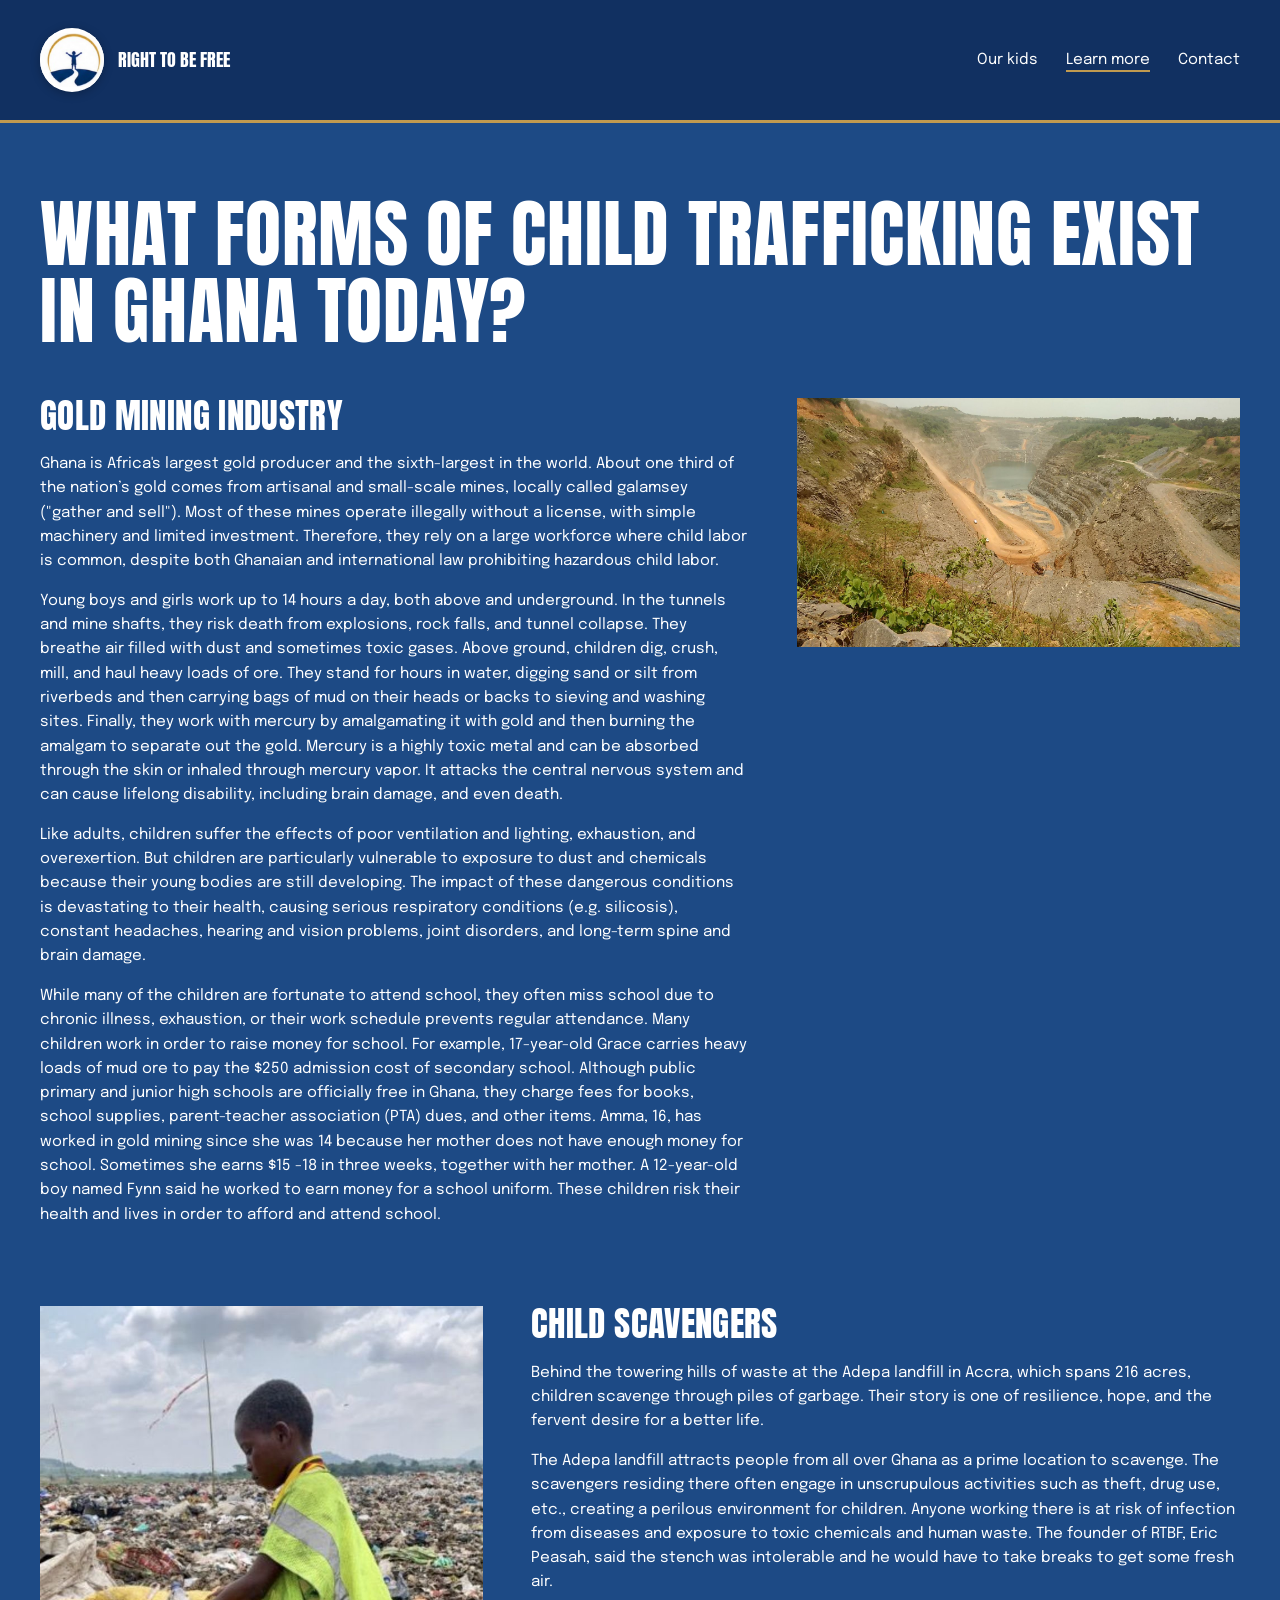
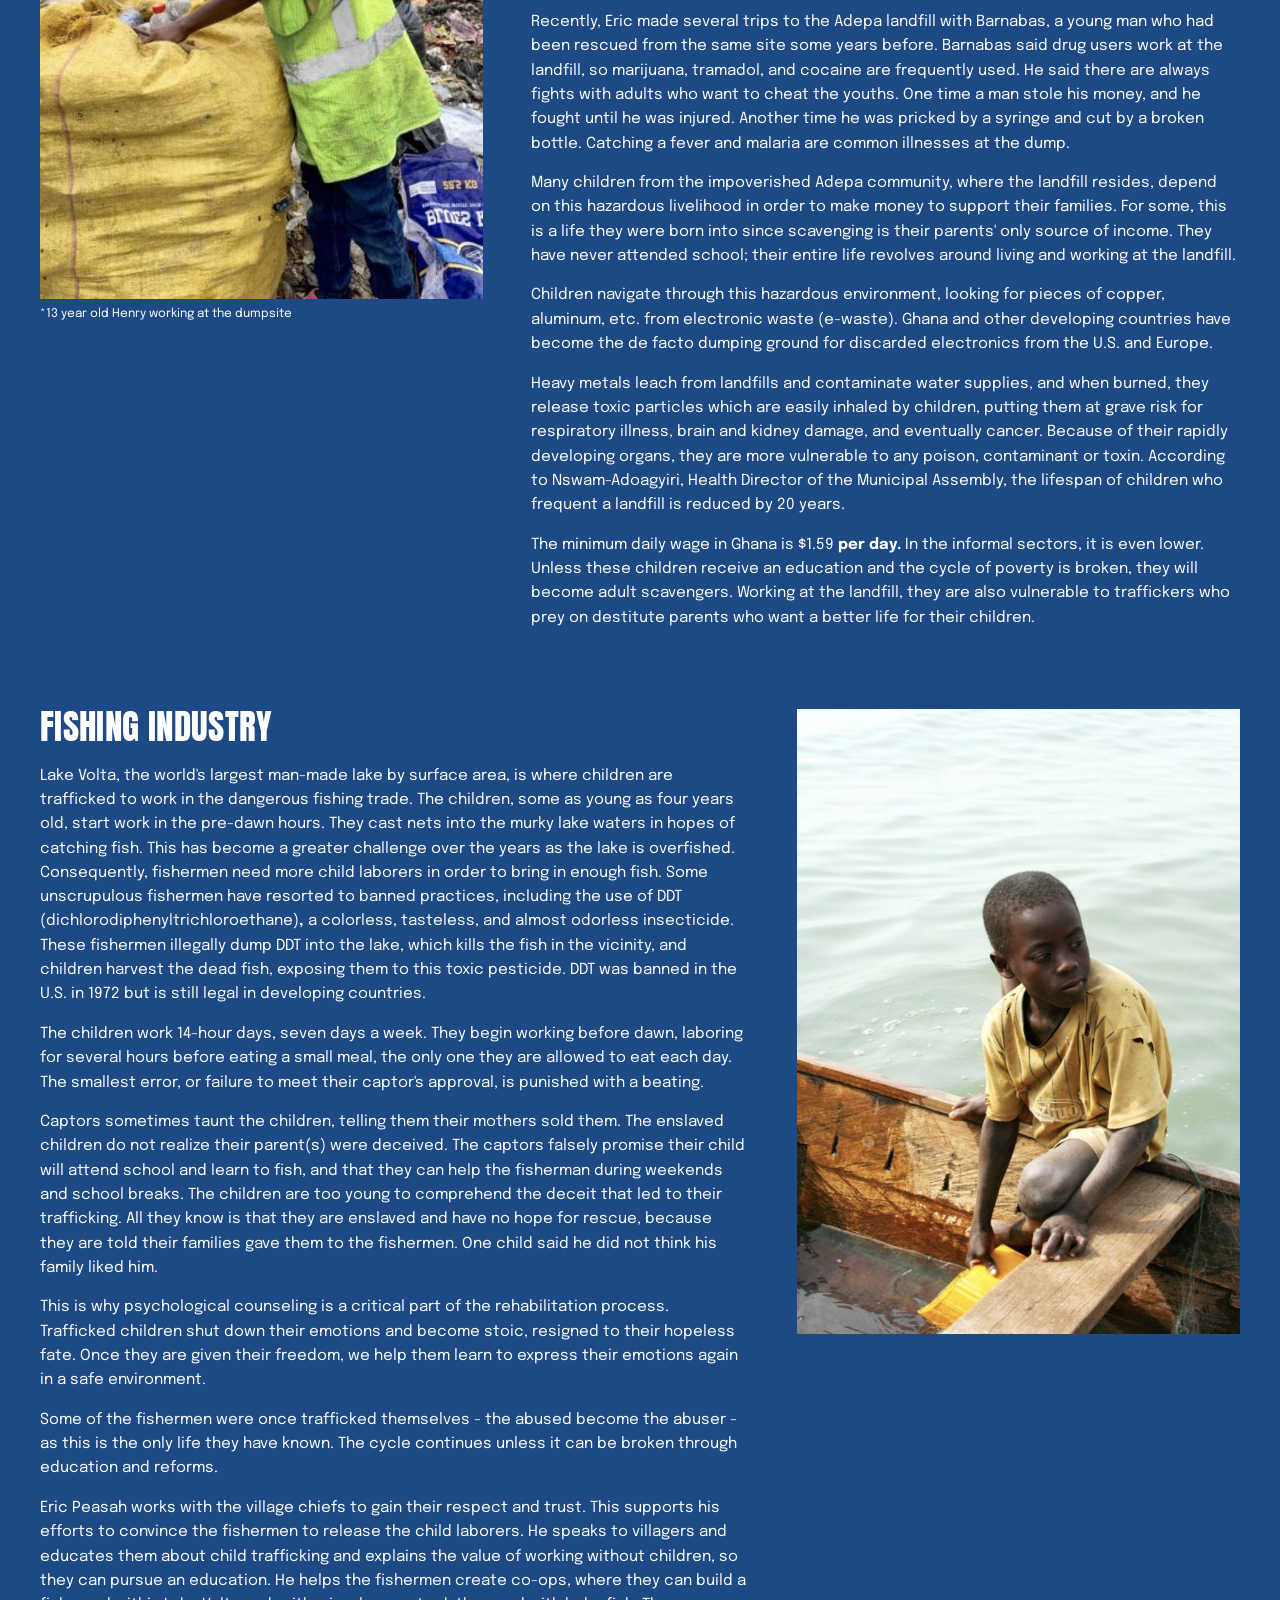
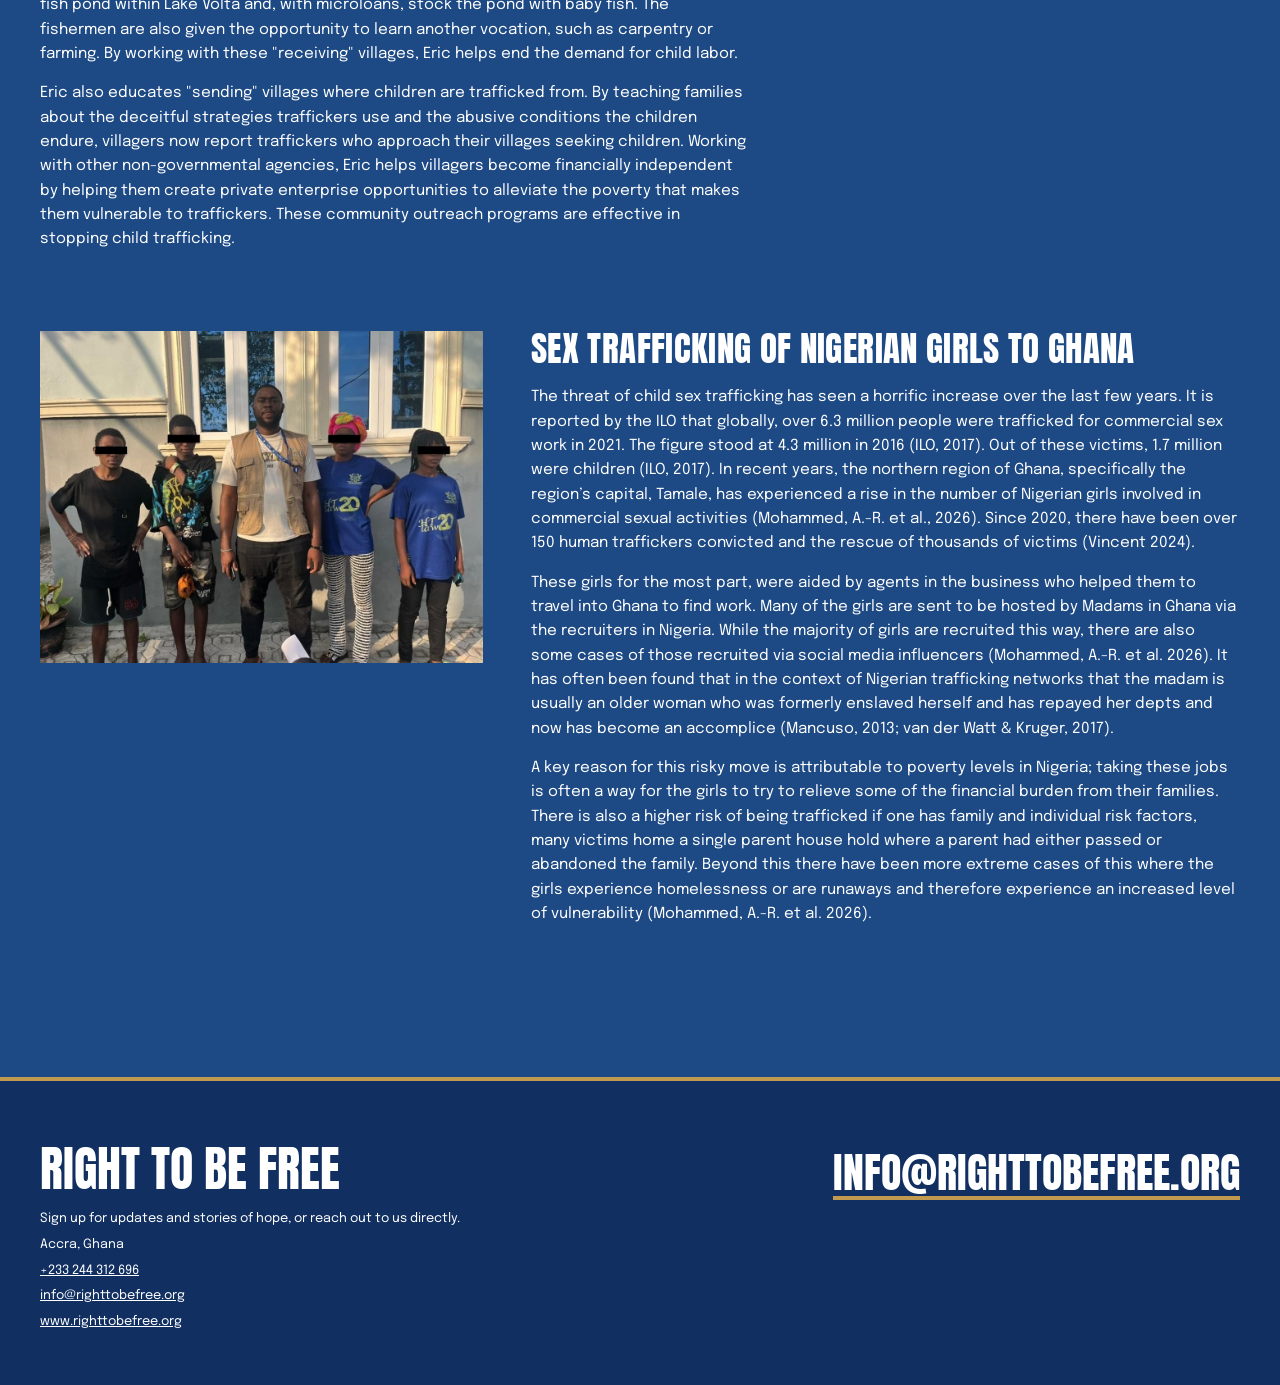
<file: learn-more.html>
<!doctype html>
<html lang="en">
<head>
<meta charset="utf-8">
<meta name="viewport" content="width=device-width, initial-scale=1">
<title>What forms of child trafficking exist in Ghana today? – Right To Be Free</title>
<meta name="description" content="Child trafficking in Ghana: the fishing and gold mining industries, landfill scavenging and sex trafficking.">
<link rel="preconnect" href="https://fonts.googleapis.com"><link rel="preconnect" href="https://fonts.gstatic.com" crossorigin><link href="https://fonts.googleapis.com/css2?family=Anton&family=Epilogue:wght@400;500;700;800&display=swap" rel="stylesheet">
<link rel="stylesheet" href="site.css">
</head>
<body class="learn">
<header class="site-header">
  <a class="brand" href="index.html"><img class="logo" src="logo.png" alt="Right To Be Free logo" width="64" height="64"><span>Right To Be Free</span></a>
  <button class="nav-toggle" aria-expanded="false" aria-controls="site-nav">Menu</button>
  <nav id="site-nav" aria-label="Main">
    <a href="our-kids.html">Our kids</a>
    <a href="learn-more.html" aria-current="page">Learn more</a>
    <a href="contact.html">Contact</a>
  </nav>
</header>

<main>
<section class="blue learn-body">
  <div class="wrap">
    <h1 class="h-huge">What forms of child trafficking exist in Ghana today?</h1>
    <article class="ind"><div><h2 class="h-mid">Gold mining industry</h2><div class="prose"><p>Ghana is Africa's largest gold producer and the sixth-largest in the world. About one third of the nation’s gold comes from artisanal and small-scale mines, locally called galamsey ("gather and sell"). Most of these mines operate illegally without a license, with simple machinery and limited investment. Therefore, they rely on a large workforce where child labor is common, despite both Ghanaian and international law prohibiting hazardous child labor. </p><p>Young boys and girls work up to 14 hours a day, both above and underground. In the tunnels and mine shafts, they risk death from explosions, rock falls, and tunnel collapse. They breathe air filled with dust and sometimes toxic gases. Above ground, children dig, crush, mill, and haul heavy loads of ore. They stand for hours in water, digging sand or silt from riverbeds and then carrying bags of mud on their heads or backs to sieving and washing sites. Finally, they work with mercury by amalgamating it with gold and then burning the amalgam to separate out the gold. Mercury is a highly toxic metal and can be absorbed through the skin or inhaled through mercury vapor. It attacks the central nervous system and can cause lifelong disability, including brain damage, and even death. </p><p>Like adults, children suffer the effects of poor ventilation and lighting, exhaustion, and overexertion. But children are particularly vulnerable to exposure to dust and chemicals because their young bodies are still developing. The impact of these dangerous conditions is devastating to their health, causing serious respiratory conditions (e.g. silicosis), constant headaches, hearing and vision problems, joint disorders, and long-term spine and brain damage. </p><p>While many of the children are fortunate to attend school, they often miss school due to chronic illness, exhaustion, or their work schedule prevents regular attendance. Many children work in order to raise money for school. For example, 17-year-old Grace carries heavy loads of mud ore to pay the $250 admission cost of secondary school. Although public primary and junior high schools are officially free in Ghana, they charge fees for books, school supplies, parent-teacher association (PTA) dues, and other items. Amma, 16, has worked in gold mining since she was 14 because her mother does not have enough money for school. Sometimes she earns $15 -18 in three weeks, together with her mother. A 12-year-old boy named Fynn said he worked to earn money for a school uniform. These children risk their health and lives in order to afford and attend school. </p></div></div><figure><img src="gold-mine.jpg" alt="A gold mine in Ghana" loading="lazy"></figure></article>
    <article class="ind rev"><div><h2 class="h-mid">Child scavengers</h2><div class="prose"><p>Behind the towering hills of waste at the Adepa landfill in Accra, which spans 216 acres, children scavenge through piles of garbage. Their story is one of resilience, hope, and the fervent desire for a better life.</p><p>The Adepa landfill attracts people from all over Ghana as a prime location to scavenge. The scavengers residing there often engage in unscrupulous activities such as theft, drug use, etc., creating a perilous environment for children. Anyone working there is at risk of infection from diseases and exposure to toxic chemicals and human waste. The founder of RTBF, Eric Peasah, said the stench was intolerable and he would have to take breaks to get some fresh air.</p><p>Recently, Eric made several trips to the Adepa landfill with Barnabas, a young man who had been rescued from the same site some years before. Barnabas said drug users work at the landfill, so marijuana, tramadol, and cocaine are frequently used. He said there are always fights with adults who want to cheat the youths. One time a man stole his money, and he fought until he was injured. Another time he was pricked by a syringe and cut by a broken bottle. Catching a fever and malaria are common illnesses at the dump.</p><p>Many children from the impoverished Adepa community, where the landfill resides, depend on this hazardous livelihood in order to make money to support their families. For some, this is a life they were born into since scavenging is their parents' only source of income. They have never attended school; their entire life revolves around living and working at the landfill.</p><p>Children navigate through this hazardous environment, looking for pieces of copper, aluminum, etc. from electronic waste (e-waste). Ghana and other developing countries have become the de facto dumping ground for discarded electronics from the U.S. and Europe.</p><p>Heavy metals leach from landfills and contaminate water supplies, and when burned, they release toxic particles which are easily inhaled by children, putting them at grave risk for respiratory illness, brain and kidney damage, and eventually cancer. Because of their rapidly developing organs, they are more vulnerable to any poison, contaminant or toxin. According to Nswam-Adoagyiri, Health Director of the Municipal Assembly, the lifespan of children who frequent a landfill is reduced by 20 years.</p><p>The minimum daily wage in Ghana is $1.59 <strong>per day. </strong>In the informal sectors, it is even lower. Unless these children receive an education and the cycle of poverty is broken, they will become adult scavengers. Working at the landfill, they are also vulnerable to traffickers who prey on destitute parents who want a better life for their children.</p></div></div><figure><img src="learn-scavenger.jpg" alt="A boy scavenging at the Adepa landfill in Accra" loading="lazy"><figcaption>*13 year old Henry working at the dumpsite</figcaption></figure></article>
    <article class="ind"><div><h2 class="h-mid">Fishing industry</h2><div class="prose"><p>Lake Volta, the world's largest man-made lake by surface area, is where children are trafficked to work in the dangerous fishing trade. The children, some as young as four years old, start work in the pre-dawn hours. They cast nets into the murky lake waters in hopes of catching fish. This has become a greater challenge over the years as the lake is overfished. Consequently, fishermen need more child laborers in order to bring in enough fish. Some unscrupulous fishermen have resorted to banned practices, including the use of DDT (dichlorodiphenyltrichloroethane)<strong>,</strong> a colorless, tasteless, and almost odorless insecticide. These fishermen illegally dump DDT into the lake, which kills the fish in the vicinity, and children harvest the dead fish, exposing them to this toxic pesticide. DDT was banned in the U.S. in 1972 but is still legal in developing countries.</p><p>The children work 14-hour days, seven days a week. They begin working before dawn, laboring for several hours before eating a small meal, the only one they are allowed to eat each day. The smallest error, or failure to meet their captor's approval, is punished with a beating. </p><p>Captors sometimes taunt the children, telling them their mothers sold them. The enslaved children do not realize their parent(s) were deceived. The captors falsely promise their child will attend school and learn to fish, and that they can help the fisherman during weekends and school breaks. The children are too young to comprehend the deceit that led to their trafficking. All they know is that they are enslaved and have no hope for rescue, because they are told their families gave them to the fishermen. One child said he did not think his family liked him. </p><p>This is why psychological counseling is a critical part of the rehabilitation process. Trafficked children shut down their emotions and become stoic, resigned to their hopeless fate. Once they are given their freedom, we help them learn to express their emotions again in a safe environment. </p><p>Some of the fishermen were once trafficked themselves - the abused become the abuser - as this is the only life they have known. The cycle continues unless it can be broken through education and reforms. </p><p>Eric Peasah works with the village chiefs to gain their respect and trust. This supports his efforts to convince the fishermen to release the child laborers. He speaks to villagers and educates them about child trafficking and explains the value of working without children, so they can pursue an education. He helps the fishermen create co-ops, where they can build a fish pond within Lake Volta and, with microloans, stock the pond with baby fish. The fishermen are also given the opportunity to learn another vocation, such as carpentry or farming. By working with these "receiving" villages, Eric helps end the demand for child labor. </p><p>Eric also educates "sending" villages where children are trafficked from. By teaching families about the deceitful strategies traffickers use and the abusive conditions the children endure, villagers now report traffickers who approach their villages seeking children. Working with other non-governmental agencies, Eric helps villagers become financially independent by helping them create private enterprise opportunities to alleviate the poverty that makes them vulnerable to traffickers. These community outreach programs are effective in stopping child trafficking. </p></div></div><figure><img src="fishing-boy.jpg" alt="A child working on Lake Volta" loading="lazy"></figure></article>
    <article class="ind rev"><div><h2 class="h-mid">Sex trafficking of Nigerian girls to Ghana</h2><div class="prose"><p>The threat of child sex trafficking has seen a horrific increase over the last few years. It is reported by the ILO that globally, over 6.3 million people were trafficked for commercial sex work in 2021. The figure stood at 4.3 million in 2016 (ILO, 2017). Out of these victims, 1.7 million were children (ILO, 2017). In recent years, the northern region of Ghana, specifically the region’s capital, Tamale, has experienced a rise in the number of Nigerian girls involved in commercial sexual activities (Mohammed, A.-R. et al., 2026). Since 2020, there have been over 150 human traffickers convicted and the rescue of thousands of victims (Vincent 2024).</p><p>These girls for the most part, were aided by agents in the business who helped them to travel into Ghana to find work. Many of the girls are sent to be hosted by Madams in Ghana via the recruiters in Nigeria. While the majority of girls are recruited this way, there are also some cases of those recruited via social media influencers (Mohammed, A.-R. et al. 2026). It has often been found that in the context of Nigerian trafficking networks that the madam is usually an older woman who was formerly enslaved herself and has repayed her depts and now has become an accomplice (Mancuso, 2013; van der Watt &amp; Kruger, 2017).</p><p>A key reason for this risky move is attributable to poverty levels in Nigeria; taking these jobs is often a way for the girls to try to relieve some of the financial burden from their families. There is also a higher risk of being trafficked if one has family and individual risk factors, many victims home a single parent house hold where a parent had either passed or abandoned the family. Beyond this there have been more extreme cases of this where the girls experience homelessness or are runaways and therefore experience an increased level of vulnerability (Mohammed, A.-R. et al. 2026).</p></div></div><figure><img src="learn-nigerian-girls.jpg" alt="Nigerian girls rescued from sex trafficking, faces hidden to protect their identity" loading="lazy"></figure></article>
  </div>
</section>
</main>
<footer class="site-footer">
  <div class="wrap footer-top">
    <p class="footer-brand">Right To Be Free</p>
    <a class="footer-mail" href="mailto:info@righttobefree.org">info@righttobefree.org</a>
  </div>
  <div class="wrap footer-info">
    <p>Sign up for updates and stories of hope, or reach out to us directly.</p>
    <p>Accra, Ghana</p>
    <p><a href="tel:+233244312696">+233 244 312 696</a></p>
    <p><a href="mailto:info@righttobefree.org">info@righttobefree.org</a></p>
    <p><a href="https://www.righttobefree.org">www.righttobefree.org</a></p>
  </div>
</footer>
<script src="main.js"></script>
</body>
</html>
</file>
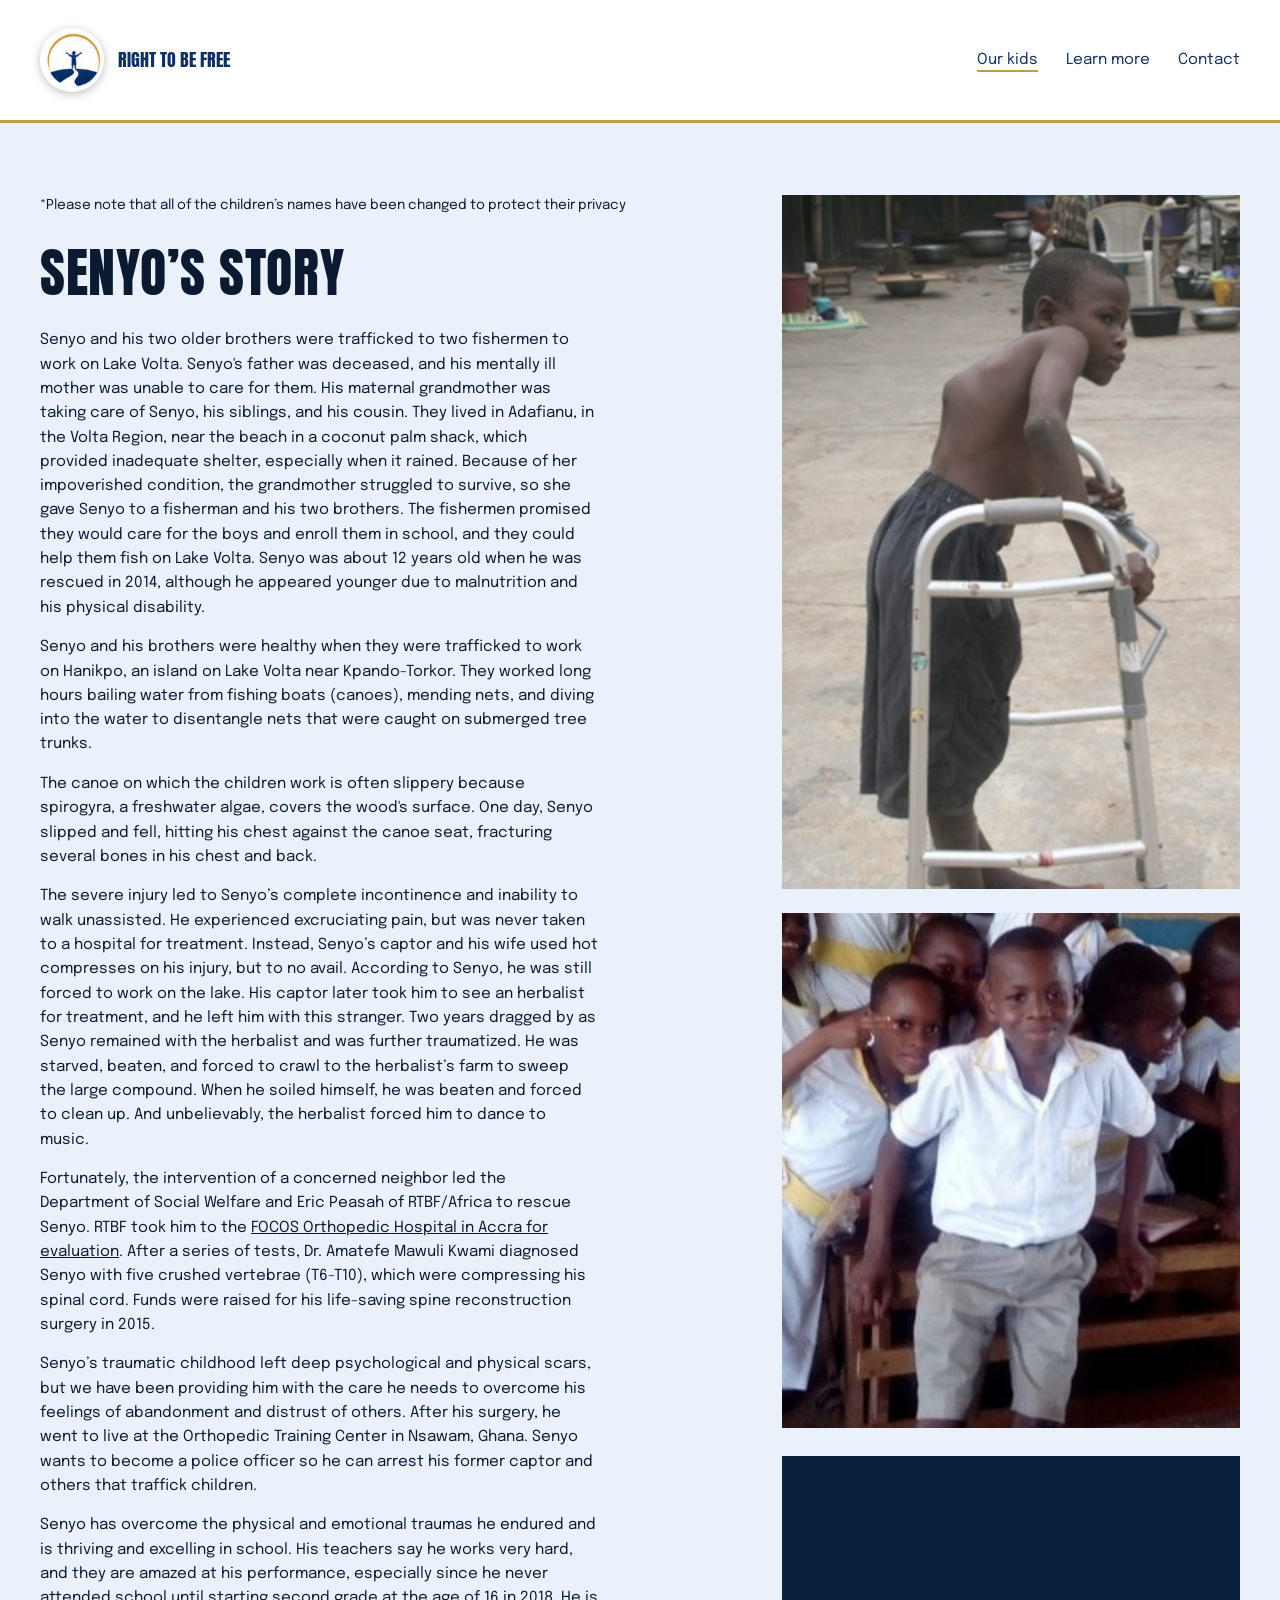
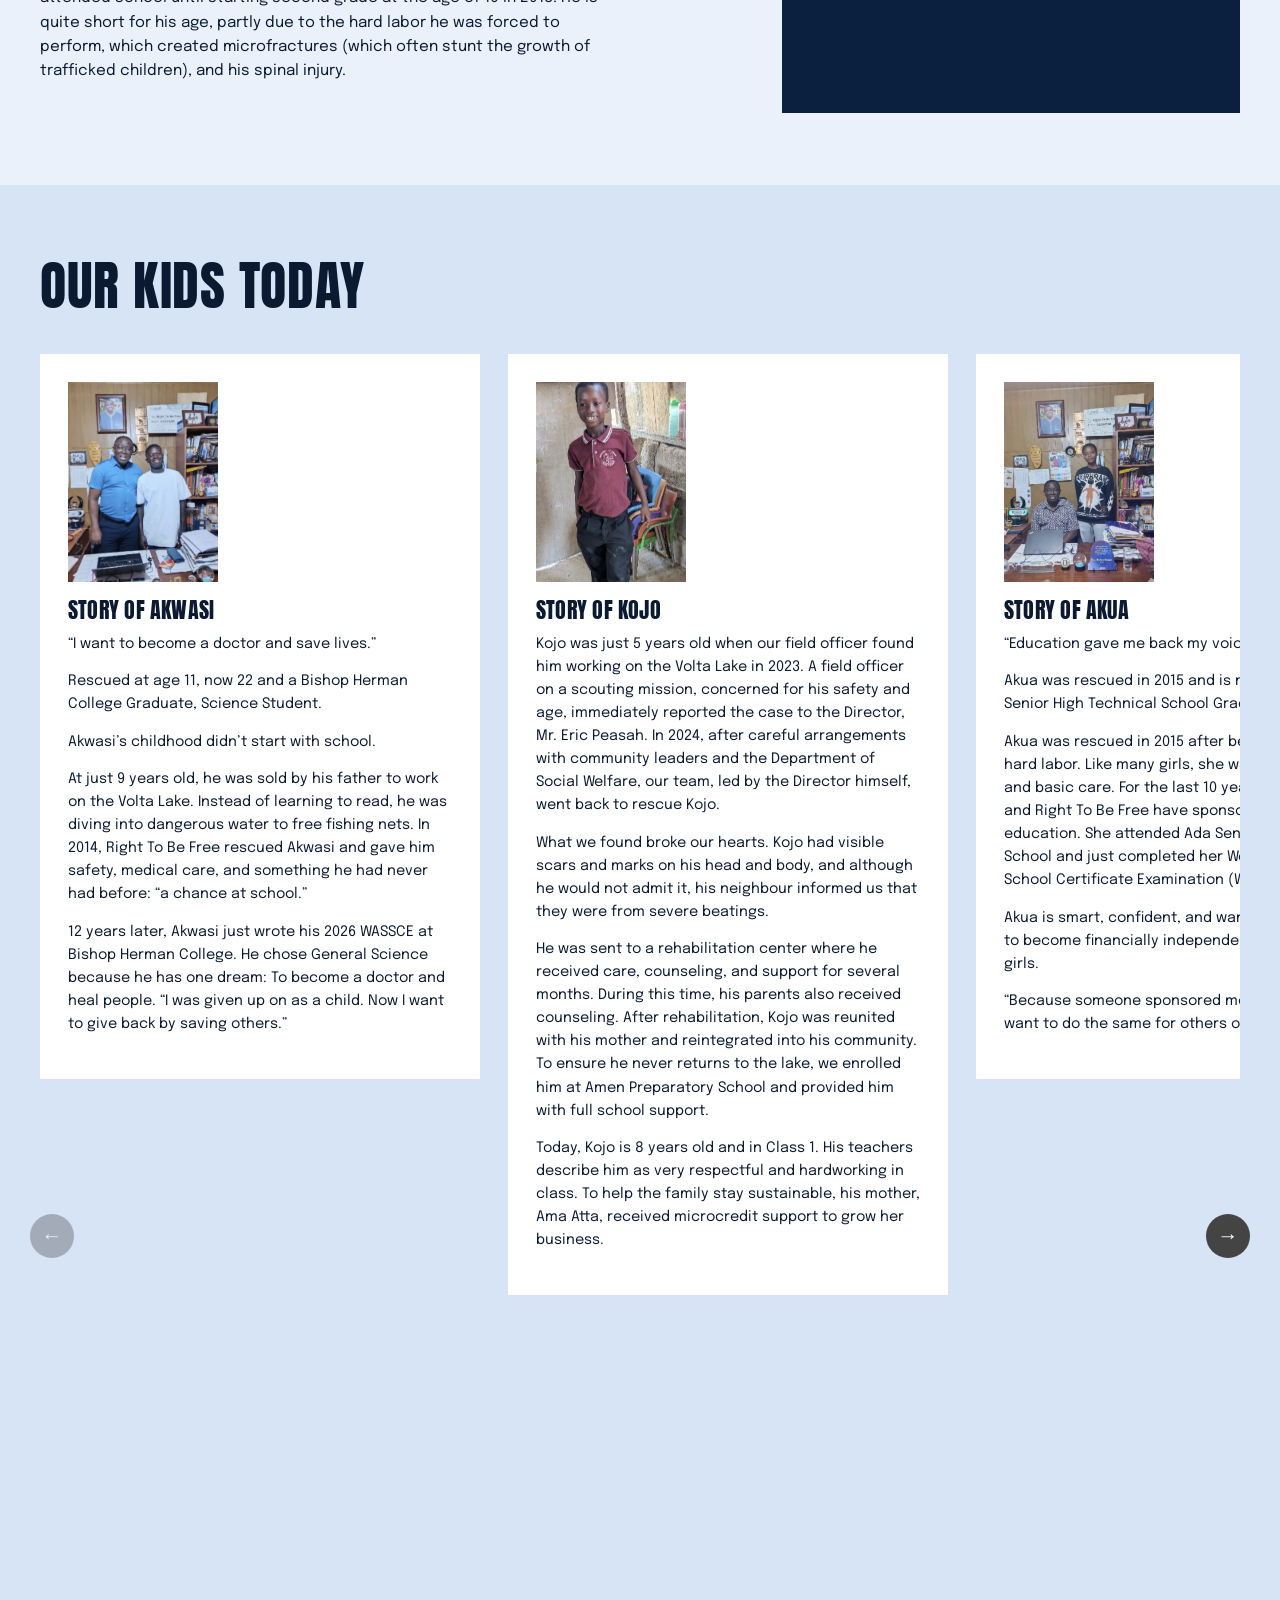
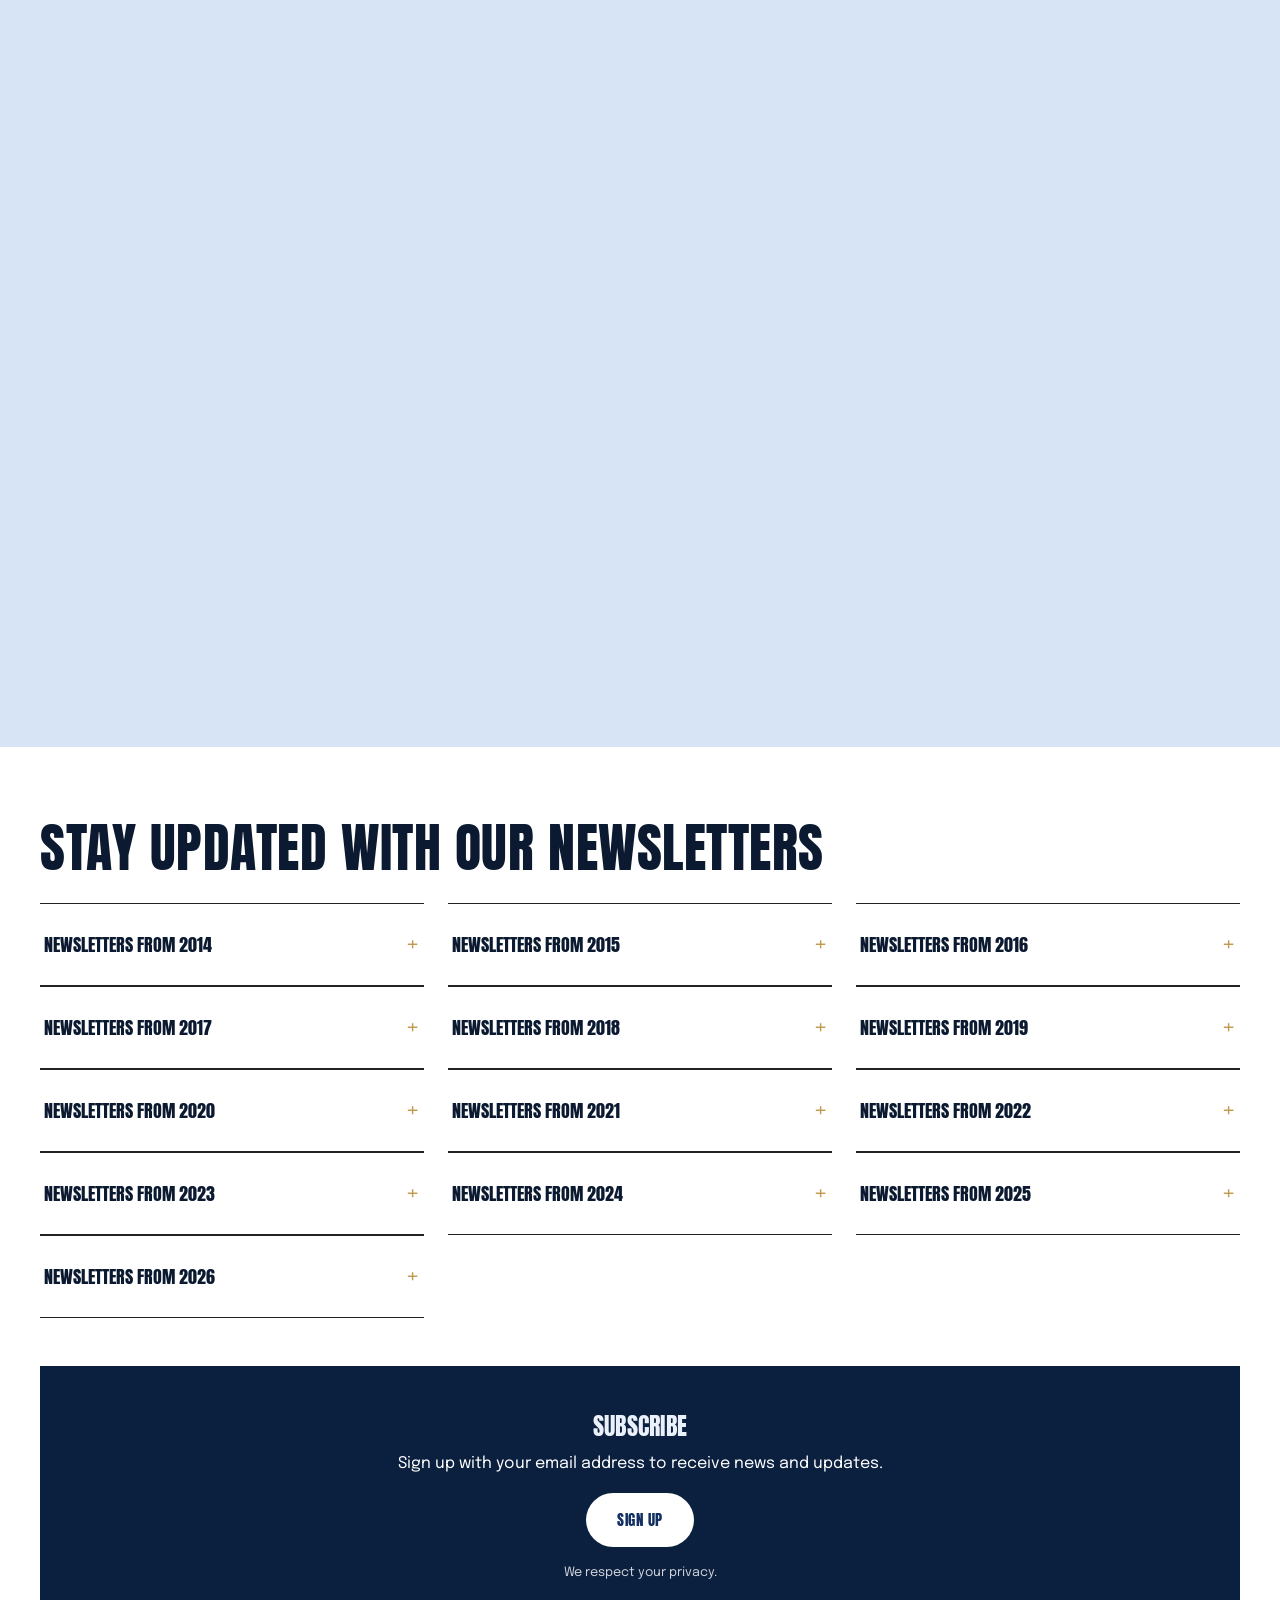
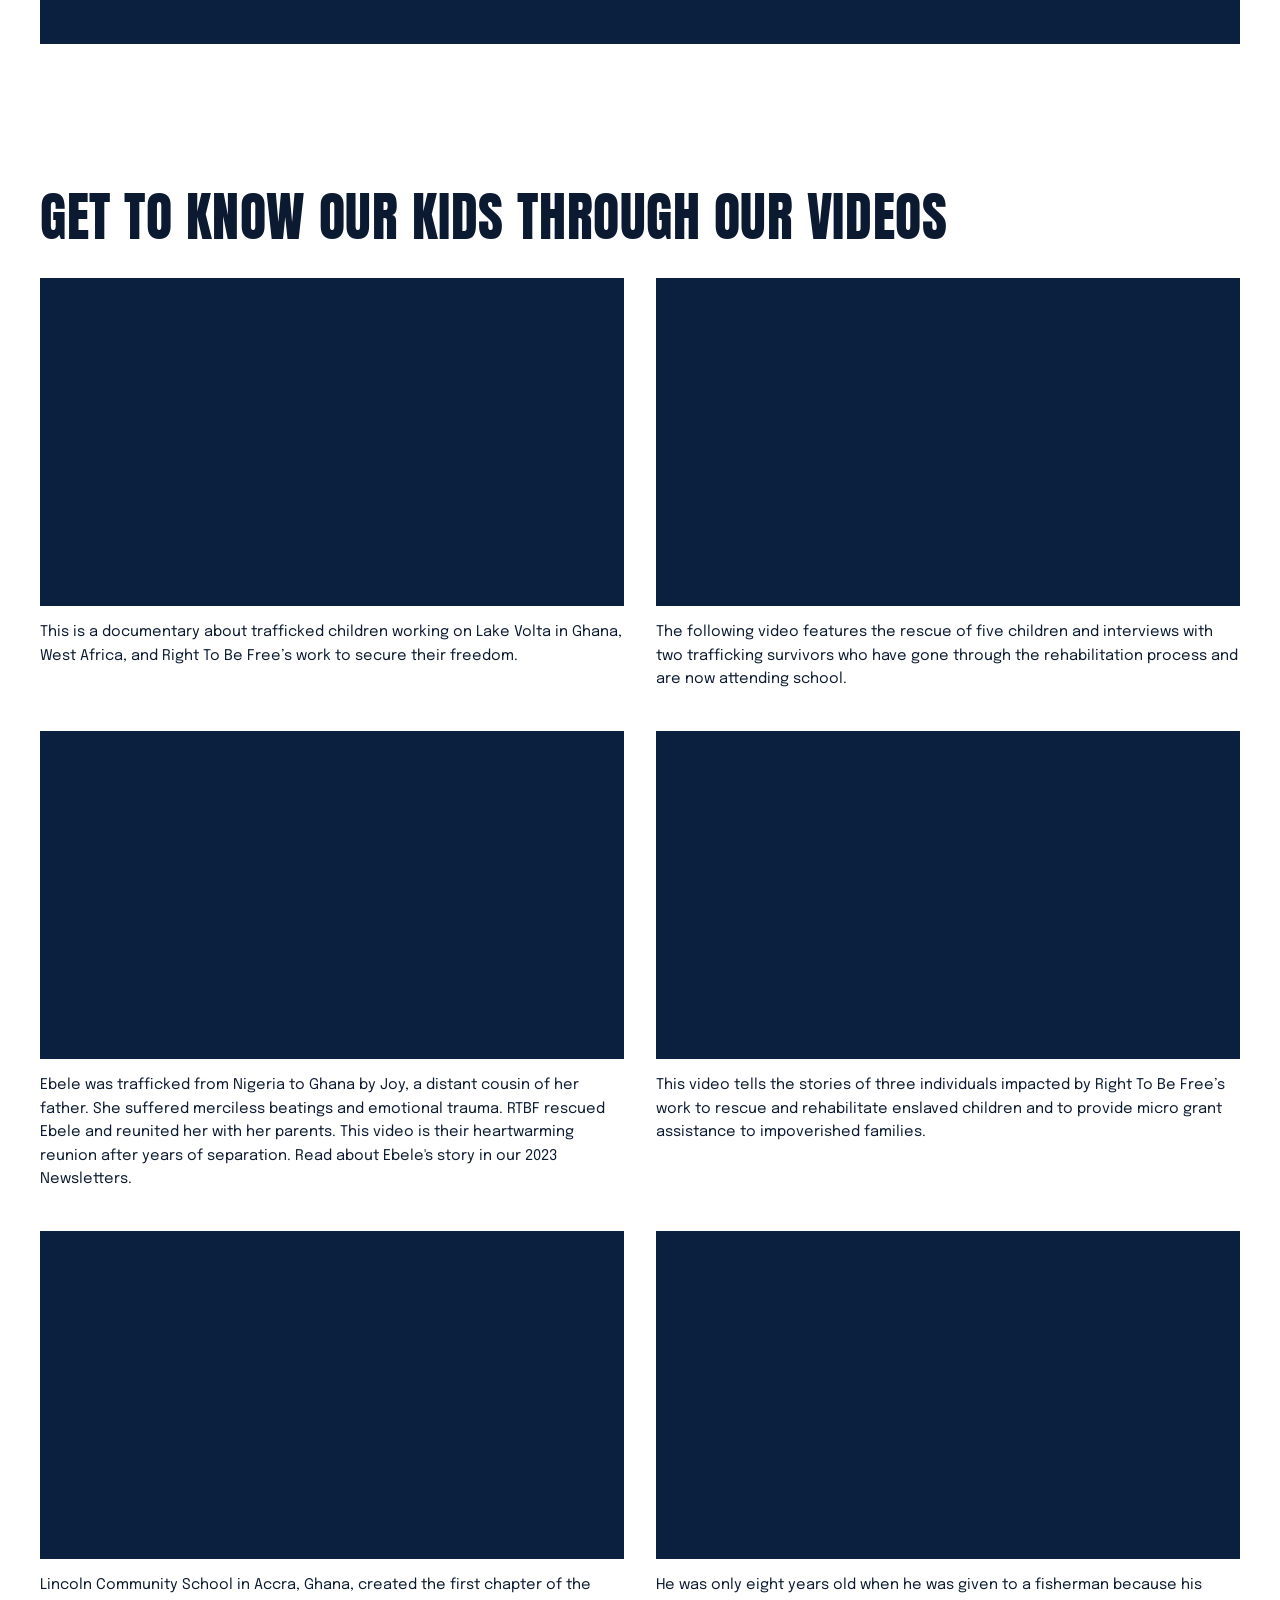
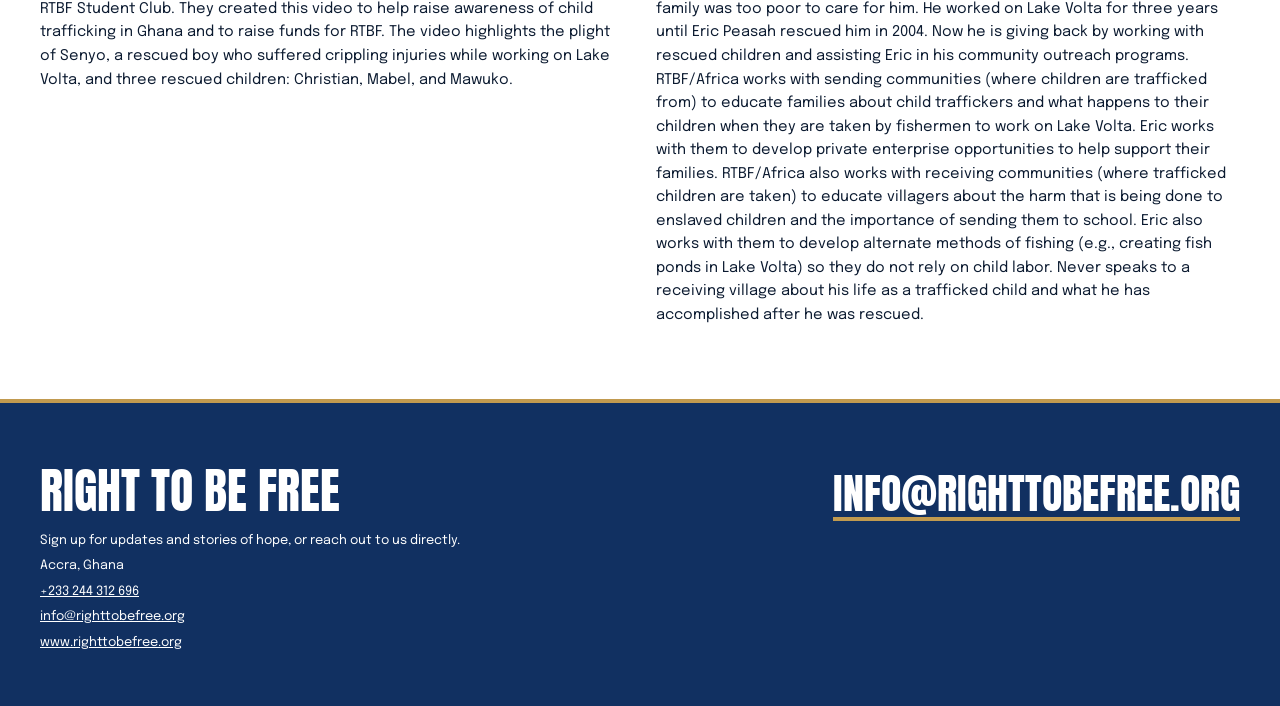
<file: our-kids.html>
<!doctype html>
<html lang="en">
<head>
<meta charset="utf-8">
<meta name="viewport" content="width=device-width, initial-scale=1">
<title>Our Kids – Right To Be Free</title>
<meta name="description" content="Stories of children rescued from trafficking in Ghana, and where they are today.">
<link rel="preconnect" href="https://fonts.googleapis.com"><link rel="preconnect" href="https://fonts.gstatic.com" crossorigin><link href="https://fonts.googleapis.com/css2?family=Anton&family=Epilogue:wght@400;500;700;800&display=swap" rel="stylesheet">
<link rel="stylesheet" href="site.css">
</head>
<body class="kids">
<header class="site-header">
  <a class="brand" href="index.html"><img class="logo" src="logo.png" alt="Right To Be Free logo" width="64" height="64"><span>Right To Be Free</span></a>
  <button class="nav-toggle" aria-expanded="false" aria-controls="site-nav">Menu</button>
  <nav id="site-nav" aria-label="Main">
    <a href="our-kids.html" aria-current="page">Our kids</a>
    <a href="learn-more.html">Learn more</a>
    <a href="contact.html">Contact</a>
  </nav>
</header>

<main>
<section class="sky story">
  <div class="wrap story-grid">
    <div>
      <p class="note">*Please note that all of the children’s names have been changed to protect their privacy</p>
      <h1 class="h-big">Senyo&rsquo;s story</h1>
      <div class="prose"><p>Senyo and his two older brothers were trafficked to two fishermen to work on Lake Volta. Senyo's father was deceased, and his mentally ill mother was unable to care for them. His maternal grandmother was taking care of Senyo, his siblings, and his cousin. They lived in Adafianu, in the Volta Region, near the beach in a coconut palm shack, which provided inadequate shelter, especially when it rained. Because of her impoverished condition, the grandmother struggled to survive, so she gave Senyo to a fisherman and his two brothers. The fishermen promised they would care for the boys and enroll them in school, and they could help them fish on Lake Volta. Senyo was about 12 years old when he was rescued in 2014, although he appeared younger due to malnutrition and his physical disability.</p><p>Senyo and his brothers were healthy when they were trafficked to work on Hanikpo, an island on Lake Volta near Kpando-Torkor. They worked long hours bailing water from fishing boats (canoes), mending nets, and diving into the water to disentangle nets that were caught on submerged tree trunks.</p><p>The canoe on which the children work is often slippery because spirogyra, a freshwater algae, covers the wood's surface. One day, Senyo slipped and fell, hitting his chest against the canoe seat, fracturing several bones in his chest and back.</p><p>The severe injury led to Senyo’s complete incontinence and inability to walk unassisted. He experienced excruciating pain, but was never taken to a hospital for treatment. Instead, Senyo’s captor and his wife used hot compresses on his injury, but to no avail. According to Senyo, he was still forced to work on the lake. His captor later took him to see an herbalist for treatment, and he left him with this stranger. Two years dragged by as Senyo remained with the herbalist and was further traumatized. He was starved, beaten, and forced to crawl to the herbalist’s farm to sweep the large compound. When he soiled himself, he was beaten and forced to clean up. And unbelievably, the herbalist forced him to dance to music.</p><p>Fortunately, the intervention of a concerned neighbor led the Department of Social Welfare and Eric Peasah of RTBF/Africa to rescue Senyo. RTBF took him to the <a href="http://www.orthofocos.org/" target="_blank" rel="noopener"> FOCOS Orthopedic Hospital in Accra for evaluation</a>. After a series of tests, Dr. Amatefe Mawuli Kwami diagnosed Senyo with five crushed vertebrae (T6-T10), which were compressing his spinal cord. Funds were raised for his life-saving spine reconstruction surgery in 2015. </p><p>Senyo’s traumatic childhood left deep psychological and physical scars, but we have been providing him with the care he needs to overcome his feelings of abandonment and distrust of others. After his surgery, he went to live at the Orthopedic Training Center in Nsawam, Ghana. Senyo wants to become a police officer so he can arrest his former captor and others that traffick children.</p><p>Senyo has overcome the physical and emotional traumas he endured and is thriving and excelling in school. His teachers say he works very hard, and they are amazed at his performance, especially since he never attended school until starting second grade at the age of 16 in 2018. He is quite short for his age, partly due to the hard labor he was forced to perform, which created microfractures (which often stunt the growth of trafficked children), and his spinal injury.</p></div>
    </div>
    <div class="story-photos"><img src="senyo-walker.jpg" alt="Senyo" loading="lazy"><img src="senyo-school.jpg" alt="Senyo" loading="lazy"><div class="video-frame"><iframe src="https://www.youtube.com/embed/09mHjdvkRDs" title="Senyo&#x27;s story (video)" loading="lazy" allow="accelerometer; clipboard-write; encrypted-media; gyroscope; picture-in-picture; web-share" referrerpolicy="strict-origin-when-cross-origin" allowfullscreen></iframe></div></div>
  </div>
</section>

<section class="grey" id="ourkids">
  <div class="wrap">
    <h2 class="h-big">Our kids today</h2>
    <div class="carousel">
      <button class="car-btn car-prev" aria-label="Previous story" type="button">&larr;</button>
      <div class="kids-track" tabindex="0" role="region" aria-label="Stories of children we support"><article class="kid-card"><img src="kid-akwasi-photo.jpg" alt="Akwasi" loading="lazy"><div class="kid-text"><h3>Story of Akwasi</h3><p>“I want to become a doctor and save lives.”</p><p>Rescued at age 11, now 22 and a Bishop Herman College Graduate, Science Student.</p><p>Akwasi’s childhood didn’t start with school.</p><p>At just 9 years old, he was sold by his father to work on the Volta Lake. Instead of learning to read, he was diving into dangerous water to free fishing nets. In 2014, Right To Be Free rescued Akwasi and gave him safety, medical care, and something he had never had before: “a chance at school.”</p><p>12 years later, Akwasi just wrote his 2026 WASSCE at Bishop Herman College. He chose General Science because he has one dream: To become a doctor and heal people. “I was given up on as a child. Now I want to give back by saving others.”</p></div></article><article class="kid-card"><img src="kid-kojo-photo.jpg" alt="Kojo" loading="lazy"><div class="kid-text"><h3>STORY OF KOJO</h3><p>Kojo was just 5 years old when our field officer found him working on the Volta Lake in 2023. A field officer on a scouting mission, concerned for his safety and age, immediately reported the case to the Director, Mr. Eric Peasah. In 2024, after careful arrangements with community leaders and the Department of Social Welfare, our team, led by the Director himself, went back to rescue Kojo. </p><p>What we found broke our hearts. Kojo had visible scars and marks on his head and body, and although he would not admit it, his neighbour informed us that they were from severe beatings. </p><p>He was sent to a rehabilitation center where he received care, counseling, and support for several months. During this time, his parents also received counseling. After rehabilitation, Kojo was reunited with his mother and reintegrated into his community. To ensure he never returns to the lake, we enrolled him at Amen Preparatory School and provided him with full school support.</p><p>Today, Kojo is 8 years old and in Class 1. His teachers describe him as very respectful and hardworking in class. To help the family stay sustainable, his mother, Ama Atta, received microcredit support to grow her business.</p></div></article><article class="kid-card"><img src="kid-akua.jpg" alt="Akua" loading="lazy"><div class="kid-text"><h3>Story of Akua</h3><p>“Education gave me back my voice.”</p><p>Akua was rescued in 2015 and is now 19 and an Ada Senior High Technical School Graduate.</p><p>Akua was rescued in 2015 after being forced into hard labor. Like many girls, she was denied school and basic care. For the last 10 years, Mr. Eric Peasah and Right To Be Free have sponsored Akua’s education. She attended Ada Senior High Technical School and just completed her West African Senior School Certificate Examination (WASSCE).</p><p>Akua is smart, confident, and wants to study further to become financially independent and help other girls.</p><p>“Because someone sponsored me, I am here today. I want to do the same for others one day.”</p></div></article><article class="kid-card"><img src="kid-kafu.jpg" alt="Kafu" loading="lazy"><div class="kid-text"><h3>STORY OF KAFU</h3><p>“I finished school. I’m ready to build my future.”</p><p>Kafu was rescued from Volta Lake as a child and is now 25 and a St. Paul’s Secondary School Graduate.</p><p>Kafu was trafficked to Volta Lake as a child and forced to fish for long hours with no pay and no school.</p><p>Right To Be Free rescued him and enrolled him in school. With counseling, uniforms, and support, Kafu stayed focused. In June 2026, he graduated from St. Paul’s Secondary School. He is waiting for his results and planning for the future.</p><p>Kafu is hardworking, disciplined, and wants to use his education to support his community.</p><p>“Right To Be Free gave me hope. Now I want to make my rescuers proud.”</p></div></article><article class="kid-card"><img src="kid-matthew.jpg" alt="Matthew" loading="lazy"><div class="kid-text"><h3>Story of Matthew</h3><p>Matthew’s parents were very poor and struggled to provide for him. A fisherman approached them with the promise of enrolling Matthew in school and when he was older, he could help him fish on Lake Volta, Ghana, during school breaks. They reluctantly agreed so he could have an education they could not afford. Matthew was only four years old and he spent the next 10 years working for the fisherman. He never attended school and worked 14 hour days, enduring years of physical and emotional abuse.</p><p>RTBF rescued Matthew in 2014 when he was 14 years old. After going through our six-month rehabilitation program with other rescued children, a home assessment concluded the living conditions were not conducive for Matthew to attend school in his village.</p><p>We placed Matthew at the Don Bosco shelter in Sunyani with 13 other rescued children. He attended school for the next six years and we provided for his basic needs: school fees and supplies, uniforms, medical and food. After Matthew turned 20 and aged out of the shelter, he went to live with his mother (his father had passed away) in Kpando to continue his studies.</p><p>RTBF provided a micro grant to his mother to support her smoked fish business and farm to enable her to support Matthew's education. We also paid for the family’s National Health Insurance card to enable them to receive free medical care along with quarterly provisions of clothing and foodstuffs to ease her financial burden.</p><p>After Matthew completed junior high school, he was placed at the Kpando Technical Institute. He found the formal education to be challenging and decided to learn a trade through the apprenticeship system. He dreamed of learning how to use Plaster of Paris so RTBF enrolled him in an apprenticeship program. Matthew currently lives in Tema with his Plaster of Paris instructor, Philip. RTBF provides for his basic needs (food, clothing, medical, etc.) and his apprenticeship fees.</p><p>After just one year, Matthew has excelled in the program and is now the head of all apprentices. Eric recently met with Philip and Matthew to pay for his second year apprenticeship fee and to monitor his progress. Philip said, “Your boy is doing well and very hard working. I wish to work with him after he completes his training.” Matthew has one more year before he will become a Master of Plaster of Paris.</p><p>Matthew told Eric, “Daddy, thank you for all the work you are doing and for giving me hope. One day when you build your house, I will be the one to do the Plaster of Paris for your ceiling so that you can always have me in your house. Thank you.” Matthew’s mother later called Eric and prayed for him and RTBF’s donors to express her immense gratitude.</p><p>We are grateful to our donors who made Matthew's freedom possible 11 years ago and have given him the support to fulfil his dream of being a Master in Plaster of Paris. When he completes the program next year, he will have a job and be able to support himself, breaking the cycle of poverty afflicting so many. Despite starting school at the age of 14, Matthew has worked hard to overcome his lost childhood and we are proud of his achievements.</p></div></article><article class="kid-card"><img src="kid-barnabus.jpg" alt="Barnabus" loading="lazy"><div class="kid-text"><h3>Story of Barnabus</h3><p>Four years ago, Eric Peasah (Founder/Executive Director of RTBF/Africa) discovered Barnabus scavenging in a landfill in Ankwani Doboro in the Eastern Region of Ghana. We encourage you to read Barnabus' story in our <a href="https://mailchi.mp/100cb988d70e/world-day-against-trafficking-in-persons" target="_blank" rel="noopener">July 2020 newsletter</a>, which detailed the hazardous conditions at the landfill where he lived and worked, collecting items to sell to a recycling company in order to earn money for school tuition for him and his younger brother.</p><p>Barnabus caught Eric's attention because he was young and wearing a yellow school uniform (shirt). Everything else he wore he found at the landfill. Eric observed broken plastic bags of human excrement and the stench was unbearable. Scavengers use their 'Dracula' hooks to sort through trash and 'claim' items, which can cause injuries.</p><p>After Barnabus was rescued, we enrolled him in his former technical school. However, two months later, Covid lockdowns were announced. As schools remained closed, we supported Barnabus so he would not return to the dangerous work at the landfill to earn money.</p><p>Barnabus was not used to being idle so he decided he wanted to learn a skill. He discussed this with Eric and since he had aspirations of being a mechanic, RTBF enrolled him in a mechanic skill training program in January 2021 in Accra (capitol of Ghana).</p><p>RTBF rented a single room for Barnabus in a suburb of Accra, close to our office and his workplace and bought him a bicycle, which he rides to work daily. He enjoys the work and said, "I want to be one of the best mechanics in the world in years to come." The shop owner/mentor and his co-workers love to work with him. They say Barnabus is a fast learner, very respectful, pays attention and does whatever he is asked to do neatly and properly. Since he is still in the apprenticeship program, we give him a monthly allowance, pay for his medical insurance and utility bills.</p><p>Barnabas is a responsible young adult and works very hard. Since his workplace is close to RTBF's office, this enables the staff and Eric to frequently visit him and have periodic meetings with him and his mentor. Barnabus' favorite comment to Eric each time he comes to the office is, “Daddy, I will make you proud." During a recent visit, Barnabus said, "I am so grateful to you and your sponsors. If not for them, I would still be struggling to survive as a waste picker and would be on the dumpster chasing left overs. I will make you people very proud one day.”</p><p>RTBF is already very proud of Barnabus' exemplary work ethic and he is well on his way to achieving his dream of being a professional mechanic.</p></div></article><article class="kid-card"><img src="kid-abigail.jpg" alt="Abigail" loading="lazy"><div class="kid-text"><h3>Story of Abigail</h3><p>After the death of her father, life became difficult for Abigail and her family. She was only seven years old when her paternal uncle promised her mother that he would assume the responsibility for her care. He said he would enroll Abigail in school and give her a better life. With three younger siblings to raise, Abigail's mother agreed and believed she would be well cared for. Unfortunately, the uncle had an ulterior motive.</p><p>He brought Abigail to an island on Lake Volta in Yeji, Ghana, and gave her to a fisherman who became her captor, in exchange for money and possible future remittances.</p><p>Abigail was forced to work beyond her capabilities. Every day she woke up before sunrise and was tasked with scaling and smoking fish. She often choked on the thick heavy smoke as she prepared the fish for market. Sometimes she was ordered to go fishing on the lake when more hands were needed. Her enslavement continued for years as she worked for the fisherman and his wife with no contact with her family.</p><p>In 2004, an informant contacted Eric Peasah (Executive Director, RTBF/Africa) about Abigail's plight. Eric rescued Abigail and her dream of being liberated finally came true. After years of hard labor and separation from her family, Abigail's spirit was broken and she had lost any hope of ever seeing her family again.</p><p>Through the generosity of RTBF's benefactors, Abigail rigorously pursued her dream of going to school. She brilliantly passed through primary, junior and senior high school levels. She was determined to make up for the lost years of her education. Abigail set ambitious goals for herself, which she successfully attained. Since she aspired to be a nurse, RTBF funded her enrollment in the Nursing Training College, a four year intensive nursing program.</p><p>When Abigail recently visited Eric at RTBF's office, she recalled the years she worked as a slave girl and said, "I never thought I would become a nurse. I would have been married to one of the boys in the village without a life. But because of you Daddy, I am now a nurse. I am now the hope for my family and I help support my siblings and mother. You and RTBF gave me this opportunity. My story can never be told without mentioning your names. May God bless you."</p><p>Abigail is currently working as an OR (operating room) nurse in a government hospital in the Oti region of Ghana. She is saving lives and proud of her achievements. She hopes to save enough funds to pursue a master’s degree in health care so she can continue to give back to society.</p></div></article></div>
      <button class="car-btn car-next" aria-label="Next story" type="button">&rarr;</button>
    </div>
  </div>
</section>

<section class="sky" id="newsletters">
  <div class="wrap">
    <h2 class="h-big">Stay updated with our newsletters</h2>
    <div class="acc-grid"><details class="acc"><summary>Newsletters from 2014</summary><div class="acc-body"><ul><li><a href="https://righttobefree.org/uploads/3/4/3/7/34371278/february_2014.pdf" target="_blank" rel="noopener">Rescue, Rehabilitation &amp; Reintegration, Kojo and Five For Freedom</a></li><li><a href="http://eepurl.com/6A4zH" target="_blank" rel="noopener">Rescue Mission, Giving Back and Surgery For Senyo</a></li><li><a href="http://eepurl.com/_Fng1" target="_blank" rel="noopener">Reintegration Update, Educational Outreach, AmazonSmile</a></li></ul></div></details><details class="acc"><summary>Newsletters from 2015</summary><div class="acc-body"><ul><li><a href="http://eepurl.com/bc25iD" target="_blank" rel="noopener">Educational Outreach and Reintegration Update</a></li><li><a href="http://eepurl.com/be08r5" target="_blank" rel="noopener">Mabel and Peace, Educational Outreach and Amazon Smile</a></li><li><a href="http://eepurl.com/biCSTj" target="_blank" rel="noopener">Fenuku Update</a></li><li><a href="http://eepurl.com/blnwcr" target="_blank" rel="noopener">Reintegration Update and Fenuku&#x27;s New Wheels</a></li><li><a href="http://eepurl.com/btMDXP" target="_blank" rel="noopener">5 For Freedom, Senyo, Student Advocacy, Rescued Brothers</a></li><li><a href="http://eepurl.com/bExoG1" target="_blank" rel="noopener">Rescue Mission, Senyo&#x27;s Surgery and Artwork for Advocacy</a></li><li><a href="http://eepurl.com/bH67hz" target="_blank" rel="noopener">Making a Difference, Art Workshop, Senyo Update</a></li><li><a href="http://eepurl.com/bLqxqf" target="_blank" rel="noopener">Senyo&#x27;s Surgery Update, RTBF Student Club, Mawuko&#x27;s Story</a></li></ul></div></details><details class="acc"><summary>Newsletters from 2016</summary><div class="acc-body"><ul><li><a href="http://eepurl.com/bOS5zb" target="_blank" rel="noopener">Fynn&#x27;s Fortitude and Art Advocates</a></li><li><a href="http://eepurl.com/bQWB5P" target="_blank" rel="noopener">Senyo Update and RTBF Club Advocates with Art</a></li><li><a href="http://eepurl.com/bWhJmz" target="_blank" rel="noopener">Christian&#x27;s Courage and RTBF Club Advocates with Art</a></li><li><a href="http://eepurl.com/bZ1kDX" target="_blank" rel="noopener">The Art of Freedom and Micro Grant Success</a></li><li><a href="http://eepurl.com/b3N-Lf" target="_blank" rel="noopener">Making a Difference: Hanady Azar Abboud and Reid Bergquist</a></li><li><a href="http://eepurl.com/b799UL" target="_blank" rel="noopener">Thank You Rotary and Senyo Update</a></li><li><a href="https://us9.campaign-archive.com/?u=a956bf102d810a528557f3cd0&amp;id=716f2ec20f" target="_blank" rel="noopener">Akosua&#x27;s New Chapter</a></li><li><a href="https://us9.campaign-archive.com/?u=a956bf102d810a528557f3cd0&amp;id=6254cc5486" target="_blank" rel="noopener">Growing Up Free Symposium</a></li><li><a href="http://eepurl.com/citFw9" target="_blank" rel="noopener">Kicking For Kids: Soccer Camp Saves Trafficked Children</a></li><li><a href="https://us9.campaign-archive.com/?u=a956bf102d810a528557f3cd0&amp;id=f96bd1aa7c" target="_blank" rel="noopener">Rescue Mission 2016, Annual Reception and Community Outreach</a></li><li><a href="https://us9.campaign-archive.com/?u=a956bf102d810a528557f3cd0&amp;id=ffda297ecc" target="_blank" rel="noopener">Superstar Senyo and Stella &amp; Dot Trunk Show</a></li><li><a href="https://us9.campaign-archive.com/?u=a956bf102d810a528557f3cd0&amp;id=c051a5a1eb" target="_blank" rel="noopener">Holiday Cheer</a></li></ul></div></details><details class="acc"><summary>Newsletters from 2017</summary><div class="acc-body"><ul><li><a href="http://eepurl.com/cz1uIv" target="_blank" rel="noopener">Hardship Turns To Hope</a></li><li><a href="http://eepurl.com/cDJjj1" target="_blank" rel="noopener">Elijah&#x27;s Story</a></li><li><a href="http://eepurl.com/cJMr4j" target="_blank" rel="noopener">Kojo&#x27;s Story</a></li><li><a href="http://mailchi.mp/69ade31cff9d/senyos-surprise-visitors" target="_blank" rel="noopener">Senyo&#x27;s Surprise Visitors</a></li><li><a href="http://mailchi.mp/c3757b620fc4/bright-the-boy-wonder" target="_blank" rel="noopener">Bright The Boy Wonder</a></li><li><a href="http://mailchi.mp/83e5ba34e7f2/christian-graduates" target="_blank" rel="noopener">Christian Graduates</a></li><li><a href="http://mailchi.mp/5f6c387e7598/atos-adversity" target="_blank" rel="noopener">Ato&#x27;s Adversity</a></li><li><a href="http://mailchi.mp/970f9321d0bf/art-advocates-again" target="_blank" rel="noopener">Art Advocates Again</a></li><li><a href="http://mailchi.mp/8d7d4165037c/osei-triumphs" target="_blank" rel="noopener">Osei Triumphs</a></li><li><a href="http://mailchi.mp/49ceb0afade9/a-rotarians-visit" target="_blank" rel="noopener">A Rotarian&#x27;s Visit</a></li><li><a href="http://mailchi.mp/0f4d37ea8d54/triumphs-over-tribulations" target="_blank" rel="noopener">Triumphs Over Tribulations</a></li></ul></div></details><details class="acc"><summary>Newsletters from 2018</summary><div class="acc-body"><ul><li><a href="https://mailchi.mp/a9e3991bac58/elijah-excels" target="_blank" rel="noopener">Elijah Excels</a></li><li><a href="https://mailchi.mp/1a3b540842a8/kafuis-catering-career-2642373" target="_blank" rel="noopener">Kafui&#x27;s Catering Career</a></li><li><a href="https://mailchi.mp/8394e0a6112c/bright-shines" target="_blank" rel="noopener">Bright Shines</a></li><li><a href="https://mailchi.mp/479379933649/thank-you-alex" target="_blank" rel="noopener">Raising Awareness of Child Trafficking</a></li><li><a href="https://mailchi.mp/a6ec762ba0bc/joseph-and-simon-street-survivors" target="_blank" rel="noopener">Simon and Joseph - Street Survivors, Senyo Update</a></li><li><a href="https://mailchi.mp/6794c432f0df/is15bf4ek1" target="_blank" rel="noopener">Boots for Books</a></li></ul></div></details><details class="acc"><summary>Newsletters from 2019</summary><div class="acc-body"><ul><li><a href="https://mailchi.mp/509daba14f0e/senyos-second-surgery-is-a-success" target="_blank" rel="noopener">Senyo&#x27;s Surgery Update and Students Support RTBF</a></li><li><a href="http://mailchi.mp/440919219f6a/freed-five-years-ago" target="_blank" rel="noopener">Gabriel&#x27;s Story</a></li><li><a href="https://mailchi.mp/5928f3d242c2/rescued" target="_blank" rel="noopener">Reunited at last!</a></li></ul></div></details><details class="acc"><summary>Newsletters from 2020</summary><div class="acc-body"><ul><li><a href="https://mailchi.mp/100cb988d70e/world-day-against-trafficking-in-persons" target="_blank" rel="noopener">World Day Against Human Trafficking</a></li><li><a href="https://mailchi.mp/fce152e7d47f/happy-thanksgiving-news-4487582" target="_blank" rel="noopener">Happy Thanksgiving News</a></li><li><a href="https://mailchi.mp/8a1d834b72cd/a-givingtuesday-opportunity-to-rescue-a-child" target="_blank" rel="noopener">GivingTuesday - Rescue Evan</a></li></ul></div></details><details class="acc"><summary>Newsletters from 2021</summary><div class="acc-body"><ul><li><a href="https://mailchi.mp/8cb34b06e774/great-news-evans-has-been-rescued" target="_blank" rel="noopener">Evans&#x27; Rescue!</a></li><li><a href="http://mailchi.mp/d71e44cf1079/nana-is-free" target="_blank" rel="noopener">Nana is free!</a></li><li><a href="https://mailchi.mp/964d2b4c3221/senyo-and-his-siblings-start-an-exciting-new-chapter-in-their-lives" target="_blank" rel="noopener">Senyo and his siblings begin an exciting new chapter</a></li><li><a href="https://mailchi.mp/f7416eaea447/urgent-three-trafficked-siblings-identified-for-rescue" target="_blank" rel="noopener">Three trafficked siblings identified for rescue</a></li><li><a href="https://mailchi.mp/77833e128d03/three-are-free" target="_blank" rel="noopener">Three are FREE!</a></li></ul></div></details><details class="acc"><summary>Newsletters from 2022</summary><div class="acc-body"><ul><li><a href="https://mailchi.mp/368f06d5fd6d/benefactor-offers-31-donor-match-to-help-us-rescue-two-brothers?fbclid=IwAR0cuaJBBll1LYbDUAmU4nkFGiP2diYj8DoTjxzKj0SW-1zZeOiWZwGRRyo" target="_blank" rel="noopener">Two Trafficked Children Identified</a></li><li><a href="https://mailchi.mp/39362de2b5c8/successful-rescue-of-two-brothers-and-a-teenage-girl?fbclid=IwAR19ojLaIrqUdqYKAm4gTd26CxyKxp5y_zYGC7IuMFFxvhfCUpgFSAhWUqs" target="_blank" rel="noopener">Edem, Agbenyo and Emefa&#x27;s rescue</a></li><li><a href="https://mailchi.mp/93b636c90c43/three-girls-rescued-from-sex-trafficking" target="_blank" rel="noopener">Three Girls Rescued From Sex Trafficking</a></li><li><a href="http://mailchi.mp/cf2b70b8d696/abigails-story-of-freedom-and-fulfilling-her-dream" target="_blank" rel="noopener">Abigail&#x27;s Story of Freedom and Fulfilling Her Dream</a></li></ul></div></details><details class="acc"><summary>Newsletters from 2023</summary><div class="acc-body"><ul><li><a href="https://mailchi.mp/5e62aa52f04b/two-girls-freed-from-sex-trafficking" target="_blank" rel="noopener">Two Girls Freed From Sex Trafficking</a></li><li><a href="http://mailchi.mp/0aa08dbfe597/a-10-year-old-girl-trafficked-from-nigeria-to-ghana-needs-our-help-6125992" target="_blank" rel="noopener">Please Help Save Ebele</a></li><li><a href="https://mailchi.mp/4cbbbda58d41/ebele-has-been-saved" target="_blank" rel="noopener">Ebele Has Been Saved!</a></li><li><a href="https://mailchi.mp/6a24f328d49c/two-rescued-from-sex-trafficking-and-ebeles-family-located" target="_blank" rel="noopener">Two Rescued From Sex Trafficking and Ebele&#x27;s Family Located!</a></li><li><a href="https://mailchi.mp/cdfcef131c40/ebele-reunited-with-her-family-video-update-on-rescued-sisters-mabel-and-peace-ghana-dam-flooding" target="_blank" rel="noopener">Ebele Reunited With Her Family (video)! Update On Rescued Sisters Mabel &amp; Peace. Ghana Dam Flooding</a></li><li><a href="https://mailchi.mp/df49890ecac1/major-cybercrime-human-trafficking-rescue" target="_blank" rel="noopener">Major Cybercrime Human Trafficking Rescue</a></li></ul></div></details><details class="acc"><summary>Newsletters from 2024</summary><div class="acc-body"><ul><li><a href="https://mailchi.mp/bc358a8c29e7/scouting-mission-identifies-trafficked-children-senyo-update-and-more" target="_blank" rel="noopener">Scouting mission identifies trafficked children, Senyo receives psychosocial therapy, Wasakuse School update</a></li><li><a href="https://mailchi.mp/28f57ca6eae3/rtbf-important-rescue-update" target="_blank" rel="noopener">Important Rescue Update - four children in need of rescue, a young girl escapes domestic servitude and a young woman escapes sex trafficker</a></li><li><a href="https://mailchi.mp/27ade6f3723f/barnabus-four-years-after-he-was-discovered-at-a-landfill-miriam-abandoned-by-sex-trafficker-rescue-mission-update-8329223" target="_blank" rel="noopener">Barnabus four years later, Miriam&#x27;s sex trafficking story and rescue mission update</a></li><li><a href="http://mailchi.mp/b300cdf37b7a/freedom-for-four-rtbfs-tidings-of-great-joy" target="_blank" rel="noopener">FREEDOM for four! RTBF&#x27;s tidings of great JOY</a></li></ul></div></details><details class="acc"><summary>Newsletters from 2025</summary><div class="acc-body"><ul><li><a href="https://mailchi.mp/ecd6fbe71407/matthews-success-stanford-students-visit-help-save-clara" target="_blank" rel="noopener">Matthew&#x27;s Success, Stanford Students Visit, Help Save Clara</a></li><li><a href="https://mailchi.mp/ca30ea39bc31/ebeles-update-jessica-saved-sex-trafficked-and-child-landfill-scavengers-in-need-of-rescue" target="_blank" rel="noopener">Ebele&#x27;s update, Jessica saved, Mirabel passes away, sex trafficked and child scavengers in need of rescue</a></li><li><a href="https://mailchi.mp/6a67f6a8568b/give-the-gift-of-freedom-this-giving-tuesday-8337804" target="_blank" rel="noopener">Giving Tuesday, Teen Rescued From Sex Trafficking, Trafficked Boys in Need of Rescue</a></li></ul></div></details><details class="acc"><summary>Newsletters from 2026</summary><div class="acc-body"><ul><li><a href="https://mailchi.mp/e7ffa973b127/season-of-gratitude-and-giving-rescued-children-find-hope-and-high-marks-in-school" target="_blank" rel="noopener">Season of Gratitude Giving: Rescued Children Find Hope and High Marks in School</a></li><li><a href="https://mailchi.mp/6d3ad1fa48c7/eight-sex-trafficked-girls-rescued" target="_blank" rel="noopener">Eight Sex Trafficked Girls RESCUED!</a></li><li><a href="https://mailchi.mp/7e54a7d7a09c/six-children-freed-help-save-three-more" target="_blank" rel="noopener">A Sex Trafficked Girl and Five Boys Saved</a></li></ul></div></details></div>
    <div class="subscribe">
      <h2>Subscribe</h2>
      <p>Sign up with your email address to receive news and updates.</p>
      <p><a class="btn btn-sky" id="subscribe-link" href="mailto:info@righttobefree.org?subject=Newsletter%20sign-up">Sign up</a></p>
      <p class="tiny">We respect your privacy.</p>
    </div>
  </div>
</section>

<section class="paper" id="videos">
  <div class="wrap">
    <h2 class="h-big">Get to know our kids through our videos</h2>
    <div class="video-grid"><article class="video-card"><div class="video-frame"><iframe src="https://www.youtube.com/embed/LRoptMGd0w8?start=3" title="Documentary: trafficked children on Lake Volta" loading="lazy" allow="accelerometer; clipboard-write; encrypted-media; gyroscope; picture-in-picture; web-share" referrerpolicy="strict-origin-when-cross-origin" allowfullscreen></iframe></div><p>This is a documentary about trafficked children working on Lake Volta in Ghana, West Africa, and Right To Be Free’s work to secure their freedom.</p></article><article class="video-card"><div class="video-frame"><iframe src="https://www.youtube.com/embed/DX-WiirniQM" title="Rescue of five children and survivor interviews" loading="lazy" allow="accelerometer; clipboard-write; encrypted-media; gyroscope; picture-in-picture; web-share" referrerpolicy="strict-origin-when-cross-origin" allowfullscreen></iframe></div><p>The following video features the rescue of five children and interviews with two trafficking survivors who have gone through the rehabilitation process and are now attending school.</p></article><article class="video-card"><div class="video-frame"><iframe src="https://www.youtube.com/embed/AjEEEa6YsDI" title="Ebele&#x27;s family reunion" loading="lazy" allow="accelerometer; clipboard-write; encrypted-media; gyroscope; picture-in-picture; web-share" referrerpolicy="strict-origin-when-cross-origin" allowfullscreen></iframe></div><p>Ebele was trafficked from Nigeria to Ghana by Joy, a distant cousin of her father. She suffered merciless beatings and emotional trauma. RTBF rescued Ebele and reunited her with her parents. This video is their heartwarming reunion after years of separation. Read about Ebele's story in our 2023 Newsletters.</p></article><article class="video-card"><div class="video-frame"><iframe src="https://www.youtube.com/embed/fxnqh09VNFA" title="Kojo, Joy and Mawuko" loading="lazy" allow="accelerometer; clipboard-write; encrypted-media; gyroscope; picture-in-picture; web-share" referrerpolicy="strict-origin-when-cross-origin" allowfullscreen></iframe></div><p>This video tells the stories of three individuals impacted by Right To Be Free’s work to rescue and rehabilitate enslaved children and to provide micro grant assistance to impoverished families.</p></article><article class="video-card"><div class="video-frame"><iframe src="https://www.youtube.com/embed/yO6vvYM-zh4" title="Making A Difference" loading="lazy" allow="accelerometer; clipboard-write; encrypted-media; gyroscope; picture-in-picture; web-share" referrerpolicy="strict-origin-when-cross-origin" allowfullscreen></iframe></div><p>Lincoln Community School in Accra, Ghana, created the first chapter of the RTBF Student Club. They created this video to help raise awareness of child trafficking in Ghana and to raise funds for RTBF. The video highlights the plight of Senyo, a rescued boy who suffered crippling injuries while working on Lake Volta, and three rescued children: Christian, Mabel, and Mawuko.</p></article><article class="video-card"><div class="video-frame"><iframe src="https://www.youtube.com/embed/tAjpQGIwUlM" title="Right To Be Free: community outreach" loading="lazy" allow="accelerometer; clipboard-write; encrypted-media; gyroscope; picture-in-picture; web-share" referrerpolicy="strict-origin-when-cross-origin" allowfullscreen></iframe></div><p>He was only eight years old when he was given to a fisherman because his family was too poor to care for him. He worked on Lake Volta for three years until Eric Peasah rescued him in 2004. Now he is giving back by working with rescued children and assisting Eric in his community outreach programs. RTBF/Africa works with sending communities (where children are trafficked from) to educate families about child traffickers and what happens to their children when they are taken by fishermen to work on Lake Volta. Eric works with them to develop private enterprise opportunities to help support their families. RTBF/Africa also works with receiving communities (where trafficked children are taken) to educate villagers about the harm that is being done to enslaved children and the importance of sending them to school. Eric also works with them to develop alternate methods of fishing (e.g., creating fish ponds in Lake Volta) so they do not rely on child labor. Never speaks to a receiving village about his life as a trafficked child and what he has accomplished after he was rescued.</p></article></div>
  </div>
</section>
</main>
<footer class="site-footer">
  <div class="wrap footer-top">
    <p class="footer-brand">Right To Be Free</p>
    <a class="footer-mail" href="mailto:info@righttobefree.org">info@righttobefree.org</a>
  </div>
  <div class="wrap footer-info">
    <p>Sign up for updates and stories of hope, or reach out to us directly.</p>
    <p>Accra, Ghana</p>
    <p><a href="tel:+233244312696">+233 244 312 696</a></p>
    <p><a href="mailto:info@righttobefree.org">info@righttobefree.org</a></p>
    <p><a href="https://www.righttobefree.org">www.righttobefree.org</a></p>
  </div>
</footer>
<script src="config.js"></script>
<script src="main.js"></script>
</body>
</html>
</file>
<file: site.css>
/* Right To Be Free – site styles
   Change colours here, in one place. */
:root{
  --sky:#eaf1fb;
  --blue:#1d4a85;
  --navy:#113061;
  --gold:#c19a4f;
  --grey:#d6e4f6;
  --paper:#ffffff;
  --ink:#0b1a30;
  --head:"Anton","Impact","Arial Narrow",sans-serif;
  --body:"Epilogue","Helvetica Neue",Helvetica,Arial,sans-serif;
}
*,*::before,*::after{box-sizing:border-box}
html{scroll-behavior:smooth}
body{margin:0;font-family:var(--body);font-size:16px;line-height:1.6;color:var(--ink);background:var(--paper);-webkit-font-smoothing:antialiased}
img{max-width:100%;height:auto;display:block;background:rgba(0,0,0,.06)}
a{color:inherit}
h1,h2,h3,h4{font-family:var(--head);font-weight:400;text-transform:uppercase;line-height:1.05;margin:0 0 .5em;letter-spacing:.01em}
p{margin:0 0 1em}
ul.plain{list-style:none;margin:0;padding:0}
.sr-only{position:absolute;width:1px;height:1px;overflow:hidden;clip:rect(0 0 0 0);white-space:nowrap}
.wrap{width:min(1200px,100% - 48px);margin-inline:auto}
.narrow{width:min(900px,100% - 48px)}
.center{text-align:center}
.gold{color:var(--gold)}.white{color:#fff}
/* on the light sections, accent words turn blue (gold is kept for dark backgrounds) */
.sky .gold{color:var(--blue)}.sky .white{color:var(--navy)}
.lead{font-size:1.05rem}
.h-huge{font-size:clamp(2.4rem,6vw,4.6rem)}
.h-big{font-size:clamp(2rem,4.4vw,3.4rem)}
.h-mid{font-size:clamp(1.6rem,3vw,2.2rem)}
.h-small{font-size:1.5rem}
.eyebrow{font-size:.85rem;letter-spacing:.1em;text-transform:uppercase;margin:0 0 .5em}
.tiny{font-size:.8rem;opacity:.8}

/* ---------- sections ---------- */
section{padding:72px 0}
.sky{background:var(--sky)}
.blue{background:var(--blue);color:#fff}
.grey{background:var(--grey)}
.paper{background:var(--paper)}

/* ---------- header ---------- */
.site-header{display:flex;align-items:center;justify-content:space-between;gap:24px;padding:28px max(24px,calc((100% - 1200px)/2));position:relative;z-index:5;background:#fff;color:var(--navy);border-bottom:1px solid #d6e4f6}
.site-header .brand{display:flex;align-items:center;gap:14px;font-family:var(--head);text-transform:uppercase;text-decoration:none;font-size:1.15rem}
.site-header .logo{width:64px;height:64px;border-radius:50%;background:#fff;object-fit:contain;flex:none;box-shadow:0 2px 10px rgba(0,0,0,.25)}
.site-header nav{display:flex;gap:28px}
.site-header nav a{text-decoration:none;font-size:.95rem}
.site-header nav a[aria-current]{text-decoration:underline;text-underline-offset:6px}
.site-header a:hover{text-decoration:underline}
.nav-toggle{display:none;background:none;border:1px solid currentColor;border-radius:999px;padding:6px 16px;font:inherit;color:inherit;cursor:pointer}
body.learn .site-header{background:var(--navy);color:#fff}
.site-header.on-hero{position:absolute;inset:0 0 auto 0;background:transparent;color:#fff;border-bottom:0}
@media (max-width:720px){
  .nav-toggle{display:inline-block}
  .site-header nav{display:none;position:absolute;top:100%;left:0;right:0;flex-direction:column;gap:0;background:var(--navy);color:#fff;padding:8px 24px 16px}
  .site-header nav.open{display:flex}
  .site-header nav a{padding:12px 0}
  .site-header{padding-top:16px;padding-bottom:16px}
  .site-header .logo{width:48px;height:48px}
  .site-header .brand{gap:10px;font-size:1rem}
}

/* ---------- buttons ---------- */
.btn{display:inline-block;padding:14px 30px;border-radius:999px;font-family:var(--head);text-transform:uppercase;text-decoration:none;font-size:.95rem;letter-spacing:.03em;border:1.5px solid transparent;cursor:pointer;transition:transform .15s,opacity .15s}
.btn:hover{opacity:.9;transform:translateY(-1px);text-decoration:none}
.btn-sky{background:#fff;color:var(--navy)}
.btn-black{background:var(--navy);color:#fff}
.btn-outline{background:#fff;color:var(--navy);border-color:var(--navy)}
.btn-row{display:flex;flex-wrap:wrap;gap:16px;margin:24px 0}
.btn-row.center{justify-content:center}
.cta .btn-row{justify-content:center}

/* ---------- hero ---------- */
.hero{position:relative;min-height:min(86vh,760px);display:grid;place-items:center;text-align:center;color:#fff;padding:120px 0 90px;overflow:hidden}
.hero-bg{position:absolute;inset:0;width:100%;height:100%;object-fit:cover;z-index:-2;background:#1d3a66}
.hero::after{content:"";position:absolute;inset:0;background:rgba(0,0,0,.32);z-index:-1}
.hero-inner{width:min(760px,100% - 48px)}
.hero h1{font-size:clamp(2.6rem,7vw,5.2rem);margin-bottom:.3em}
.hero p{font-size:1.05rem}
.hero .btn-row{justify-content:center}

/* ---------- partners + stats ---------- */
.partners{padding:64px 0}
.partners-grid{display:grid;grid-template-columns:minmax(220px,1fr) 3fr;gap:40px;align-items:center}
.partner-list li{font-weight:700;font-size:.85rem;margin:.55em 0;text-decoration:underline;text-underline-offset:3px}
.stats-card{background:#fff;border-radius:6px;overflow:hidden}
.stats-card .ig-stats{padding:40px 16px}
@media (max-width:800px){.partners-grid{grid-template-columns:1fr}}

/* ---------- what we do ---------- */
.cards-3{display:grid;grid-template-columns:repeat(3,1fr);gap:32px;margin-block:48px}
.card-step{text-align:center}
.card-step img{width:100%;aspect-ratio:3/2;object-fit:cover;margin-bottom:20px}
.card-step h3{color:var(--blue);font-size:1.7rem}
.card-step p{color:var(--blue);font-size:.95rem}
@media (max-width:800px){.cards-3{grid-template-columns:1fr}}
.acc-list{border-top:1px solid #222;margin-top:24px}
.acc{border-bottom:1px solid #222}
.acc summary{list-style:none;cursor:pointer;display:flex;justify-content:space-between;align-items:center;padding:20px 4px;font-family:var(--head);text-transform:uppercase;font-size:1.3rem}
.acc summary::-webkit-details-marker{display:none}
.acc summary::after{content:"+";font-family:var(--body);font-size:1.6rem;font-weight:400}
.acc[open] summary::after{content:"\2013"}
.acc summary:focus-visible{outline:3px solid var(--blue);outline-offset:2px}
.acc-body{padding:0 4px 24px;max-width:820px;font-size:.95rem}
.acc-body ul{padding-left:1.2em}
.acc-body li{margin:.7em 0}
.acc-grid{display:grid;grid-template-columns:repeat(3,1fr);column-gap:24px;align-items:start;border-top:0}
.acc-grid .acc{border-top:1px solid #222}
.acc-grid .acc summary{font-size:1.15rem}
.acc-grid .acc-body ul{list-style:none;padding:0;margin:0}
.acc-grid .acc-body li{margin:.55em 0}
.soon{opacity:.6;font-size:.85em}
@media (max-width:900px){.acc-grid{grid-template-columns:1fr 1fr}}
@media (max-width:600px){.acc-grid{grid-template-columns:1fr}}

/* ---------- impact ---------- */
.impact-grid{display:grid;grid-template-columns:minmax(260px,1fr) 1.6fr;gap:48px;align-items:start}
.vstats{background:#fff;border-radius:4px;width:min(260px,100%);margin:28px 0}
.vstats li{text-align:center;padding:22px 12px;border-top:1px solid #e2e6ea}
.vstats li:first-child{border-top:0}
.vstats b{display:block;font-family:var(--body);font-weight:800;font-size:2.4rem;line-height:1.05;color:var(--navy)}
.vstats span{font-size:.72rem;letter-spacing:.13em;text-transform:uppercase;color:#5b6773}
@media (max-width:900px){.impact-grid{grid-template-columns:1fr}}

/* ---------- founder ---------- */
.founder-grid{display:grid;grid-template-columns:1.4fr 1fr;gap:56px;align-items:center}
.founder p{font-size:.95rem}
.founder .quote{font-style:italic}
.founder-photo{margin:0;position:relative}
.founder-photo img{width:100%;aspect-ratio:4/5;object-fit:cover}
.founder-photo figcaption{position:absolute;right:0;bottom:0;background:var(--navy);color:#fff;font-family:var(--head);text-transform:uppercase;padding:10px 12px;font-size:.8rem;line-height:1.1;text-align:center}
@media (max-width:800px){.founder-grid{grid-template-columns:1fr}}

/* ---------- marquee ---------- */
.marquee{overflow:hidden;white-space:nowrap;margin-bottom:40px}
.marquee-track{display:inline-flex;animation:scroll 40s linear infinite}
.marquee span{font-family:var(--head);text-transform:uppercase;font-size:clamp(3rem,9vw,7.5rem);line-height:1.1;padding-right:.6em}
@keyframes scroll{to{transform:translateX(-50%)}}
@media (prefers-reduced-motion:reduce){.marquee-track{animation:none}.marquee{white-space:normal}.marquee span:not(:first-child){display:none}}

/* ---------- projects ---------- */
.projects{padding-bottom:90px}
.proj-grid{margin-top:0}
.proj{text-align:center}
.proj img{width:100%;aspect-ratio:3/2;object-fit:cover;margin-bottom:20px}
.proj h3{font-size:1.7rem}
.proj p{font-size:.9rem}
.proj a{color:var(--blue)}

/* ---------- news (uses its own styles inside the block) ---------- */
.news-wrap{padding:0}

/* ---------- CTA ---------- */
.gallery{display:grid;grid-template-columns:repeat(4,1fr);gap:8px;margin-top:40px}
.gallery img{width:100%;aspect-ratio:1/1;object-fit:cover}
@media (max-width:700px){.gallery{grid-template-columns:1fr 1fr}}

/* ---------- our kids ---------- */
.story-grid{display:grid;grid-template-columns:1.5fr 1fr;gap:56px;align-items:start}
.note{font-size:.85rem;margin-bottom:2em}
.prose{font-size:.95rem;max-width:62ch}
.story-photos{display:grid;gap:24px}
.story-photos img{width:100%}
@media (max-width:800px){.story-grid{grid-template-columns:1fr}}
.carousel{position:relative;margin-top:32px}
.kids-track{display:flex;gap:28px;overflow-x:auto;scroll-snap-type:x mandatory;padding:8px 4px 24px;scroll-behavior:smooth;align-items:flex-start}
.kid-card{flex:0 0 min(440px,86%);scroll-snap-align:start;background:var(--paper);padding:28px}
.kid-card img{width:150px;aspect-ratio:3/4;object-fit:cover;margin-bottom:16px}
.kid-text h3{font-size:1.4rem}
.kid-text p{font-size:.9rem}
.car-btn{position:absolute;top:45%;width:44px;height:44px;border-radius:50%;border:0;background:#444;color:#fff;font-size:1.3rem;cursor:pointer;z-index:2}
.car-prev{left:-10px}.car-next{right:-10px}
.car-btn:disabled{opacity:.35;cursor:default}
.subscribe{background:#0b1f3f;color:#fff;text-align:center;padding:48px 24px;margin-top:48px}
.subscribe h2{color:var(--sky)}

/* ---------- learn more ---------- */
.learn-body{padding-top:40px}
.learn-body .h-huge{margin:32px 0 48px}
.ind{display:grid;grid-template-columns:1.6fr 1fr;gap:48px;align-items:start;margin-bottom:64px}
.ind.rev{grid-template-columns:1fr 1.6fr}
.ind.rev figure{order:-1}
.ind figure{margin:0}
.ind figure img{width:100%}
.ind figcaption{font-size:.75rem;margin-top:6px}
.ind .prose{max-width:none;font-size:.95rem}
@media (max-width:800px){.ind,.ind.rev{grid-template-columns:1fr}.ind.rev figure{order:0}}

/* ---------- contact ---------- */
.contact-grid{display:grid;grid-template-columns:1fr 1fr;gap:56px;align-items:start}
.contact-photo{margin:0 0 28px}
.contact-photo img{width:min(100%,460px);aspect-ratio:1/1;object-fit:cover}
@media (max-width:860px){.contact-grid{grid-template-columns:1fr}}
.contact-text{padding-top:24px}
.contact-text h2{margin-top:1.4em}
.contact-text p{font-size:.95rem}
.donate-box{border:1.5px solid var(--navy);border-radius:10px;padding:22px 24px;max-width:460px}
.donate-box fieldset{border:0;margin:0;padding:0}
.amounts{display:flex;flex-wrap:wrap;gap:8px 18px;margin-bottom:8px}
.check{display:flex;align-items:center;gap:10px;font-size:.8rem;text-transform:uppercase;letter-spacing:.04em;margin:8px 0;cursor:pointer}
.field-label{display:block;font-size:.75rem;text-transform:uppercase;letter-spacing:.08em;font-weight:700;margin:14px 0 6px;color:var(--navy)}
.donate-box select,.donate-box input[type=email],.custom-amount{width:100%;padding:11px 14px;border:1px solid var(--navy);border-radius:8px;background:transparent;font:inherit;color:var(--navy)}
.custom-amount{margin:6px 0}
.fee-line{display:flex;justify-content:space-between;font-size:.85rem;margin:6px 0}
.fee-line.total{font-weight:800}
.donate-status{font-size:.85rem;margin:12px 0 0;min-height:1.2em}
.donate-status.err{color:#8b1e12}
.donate-status.ok{color:#0b5a2a}

/* ---------- footer ---------- */
.site-footer{background:var(--navy);color:#fff;padding:64px 0 48px}
.footer-top{display:flex;justify-content:space-between;align-items:flex-end;gap:24px;flex-wrap:wrap;margin-bottom:16px}
.footer-brand{font-family:var(--head);text-transform:uppercase;font-size:clamp(2rem,4vw,3rem);margin:0;line-height:1}
.footer-mail{font-family:var(--head);text-transform:uppercase;font-size:clamp(1.4rem,3.5vw,2.6rem);line-height:1;text-decoration:underline;text-underline-offset:6px;overflow-wrap:anywhere}
.footer-info p{font-size:.8rem;margin:.4em 0}

/* Alt text shows as a soft grey box until the real image is uploaded */
img{color:#555;font-size:.8rem}

/* ---------- section shades: blues and white only ---------- */
.sky.partners{background:#eaf1fb}
.sky.impact{background:#d6e4f6}
.sky.projects{background:#f4f8fd}
.grey.cta{background:#d6e4f6}
body.kids .sky.story{background:#eaf1fb}
body.kids section.sky:not(.story){background:#fff}
body.contact .sky.contact-top{background:#eaf1fb}
body.contact .sky.contact-text{background:#fff}

/* ---------- swap the gold inside the news carousel and contact form for blue ---------- */
.news-wrap .rtbf-press{--gold:#8fb8e8}
body.contact .rtbf-form-wrap{--rtbf-gold:#1d4a85;--rtbf-gold-dark:#113061;--rtbf-star:#1d4a85}
body.contact .rtbf-btn{color:#fff}

/* ---------- small gold details (lines, underlines and accents only, never backgrounds) ---------- */
:root{--gold-line:#c19a4f}
.site-header{border-bottom:3px solid var(--gold-line)}
.site-header.on-hero{border-bottom:0}
.site-header nav a[aria-current]{text-decoration-color:var(--gold-line);text-decoration-thickness:2px}
.card-step h3::after{content:"";display:block;width:44px;height:3px;background:var(--gold-line);margin:12px auto 0}
.acc summary::after{color:var(--gold-line)}
.vstats li{border-top:2px solid var(--gold-line)}
.founder-photo figcaption{border-top:3px solid var(--gold-line)}
.site-footer{border-top:4px solid var(--gold-line)}
.footer-mail{text-decoration-color:var(--gold-line)}
.news-wrap .rtbf-eyebrow{color:var(--gold-line)}
.news-wrap .rtbf-progress span{background:var(--gold-line)}


/* =====================================================
   October update: slideshow, mission/vision/goals,
   story videos, new Learn More / Contact layouts
   ===================================================== */

/* ---------- hero slideshow ---------- */
.hero-slides{isolation:isolate}
.hero-slides .slides{position:absolute;inset:0;z-index:-2;background:#1d3a66}
.hero-slides .slide{position:absolute;inset:0;width:100%;height:100%;object-fit:cover;opacity:0;transition:opacity 1.2s ease;background:#1d3a66}
.hero-slides .slide.is-active{opacity:1}
.hero-slides::after{background:rgba(8,24,52,.42)}
.hs-btn{position:absolute;top:50%;transform:translateY(-50%);z-index:2;width:46px;height:46px;border-radius:50%;border:2px solid rgba(255,255,255,.8);background:rgba(17,48,97,.55);color:#fff;font-size:30px;line-height:1;cursor:pointer;display:grid;place-items:center;padding:0 0 4px}
.hs-btn:hover,.hs-btn:focus-visible{background:var(--navy)}
.hs-prev{left:18px}.hs-next{right:18px}
.hs-dots{position:absolute;left:0;right:0;bottom:26px;z-index:2;display:flex;justify-content:center;gap:10px}
.hs-dot{width:11px;height:11px;border-radius:50%;border:2px solid #fff;background:transparent;padding:0;cursor:pointer}
.hs-dot.is-active{background:#fff;border-color:var(--gold-line)}
@media (max-width:720px){.hs-btn{width:38px;height:38px;font-size:24px}.hs-prev{left:8px}.hs-next{right:8px}.hs-dots{bottom:16px}}
@media (prefers-reduced-motion:reduce){.hero-slides .slide{transition:none}}

/* ---------- mission / vision / goals ---------- */
.mvg{padding:72px 0 80px}
.mvg-top{display:grid;grid-template-columns:1fr 1fr;gap:32px;margin-bottom:64px}
.mvg-card{background:var(--sky);padding:36px 36px 28px;border-top:4px solid var(--gold-line)}
.mvg-card h2{color:var(--blue)}
.mvg-card p{margin:0;font-size:1.02rem}
.mvg-goals-title{color:var(--navy);margin-bottom:36px}
.goals{list-style:none;counter-reset:goal;margin:0;padding:0;display:grid;grid-template-columns:repeat(3,1fr);gap:24px}
.goals li{counter-increment:goal;position:relative;background:#fff;border:1px solid #cfdcf0;padding:62px 24px 24px;font-size:.96rem;box-shadow:0 2px 0 rgba(17,48,97,.04)}
.goals li::before{content:counter(goal);position:absolute;top:18px;left:24px;font-family:var(--head);font-size:2.2rem;line-height:1;color:var(--blue)}
.goals li::after{content:"";position:absolute;top:30px;left:62px;width:44px;height:3px;background:var(--gold-line)}
@media (max-width:900px){.goals{grid-template-columns:1fr 1fr}}
@media (max-width:700px){.mvg-top{grid-template-columns:1fr}.goals{grid-template-columns:1fr}.mvg{padding:48px 0 56px}}

/* ---------- videos ---------- */
.video-frame{position:relative;aspect-ratio:16/9;background:#0b1f3f;width:100%}
.video-frame iframe{position:absolute;inset:0;width:100%;height:100%;border:0}
.story-photos .video-frame{margin-top:4px}
.video-grid{display:grid;grid-template-columns:1fr 1fr;gap:40px 32px;margin-top:32px}
.video-card p{font-size:.92rem;margin:14px 0 0}
@media (max-width:800px){.video-grid{grid-template-columns:1fr}}
body.kids #videos{background:#fff}

/* ---------- new kid cards are shorter-photo friendly ---------- */
.kid-card img{object-position:50% 25%}

/* ---------- contact photo (landscape) ---------- */
.contact-photo img{aspect-ratio:3/2}
@media (max-width:720px){.hs-btn{top:auto;bottom:6px;transform:none}.hs-dots{bottom:20px}}

/* ---------- team ---------- */
.meet-team{padding:72px 0 88px}
.meet-team h2{color:var(--navy)}
.team-intro{max-width:60ch;margin:0 auto 44px}
.team-grid{display:grid;grid-template-columns:repeat(2,minmax(0,380px));gap:40px;justify-content:center}
.team-card{background:var(--sky);padding:0 0 28px;border-top:4px solid var(--gold-line);text-align:center}
.team-card img{width:100%;aspect-ratio:4/5;object-fit:cover;object-position:50% 20%}
.team-card h3{color:var(--blue);font-size:1.7rem;margin:22px 20px 4px}
.team-role{font-size:.78rem;letter-spacing:.12em;text-transform:uppercase;color:var(--navy);margin:0 20px 14px;font-weight:600}
.team-card p{margin-inline:24px;font-size:.95rem}
.team-card .team-mail{margin:16px 24px 0;font-size:.92rem}
.team-mail a{color:var(--blue);text-decoration:underline;text-underline-offset:3px;word-break:break-all}
@media (max-width:760px){.team-grid{grid-template-columns:minmax(0,420px)}.meet-team{padding:48px 0 60px}}
</file>
